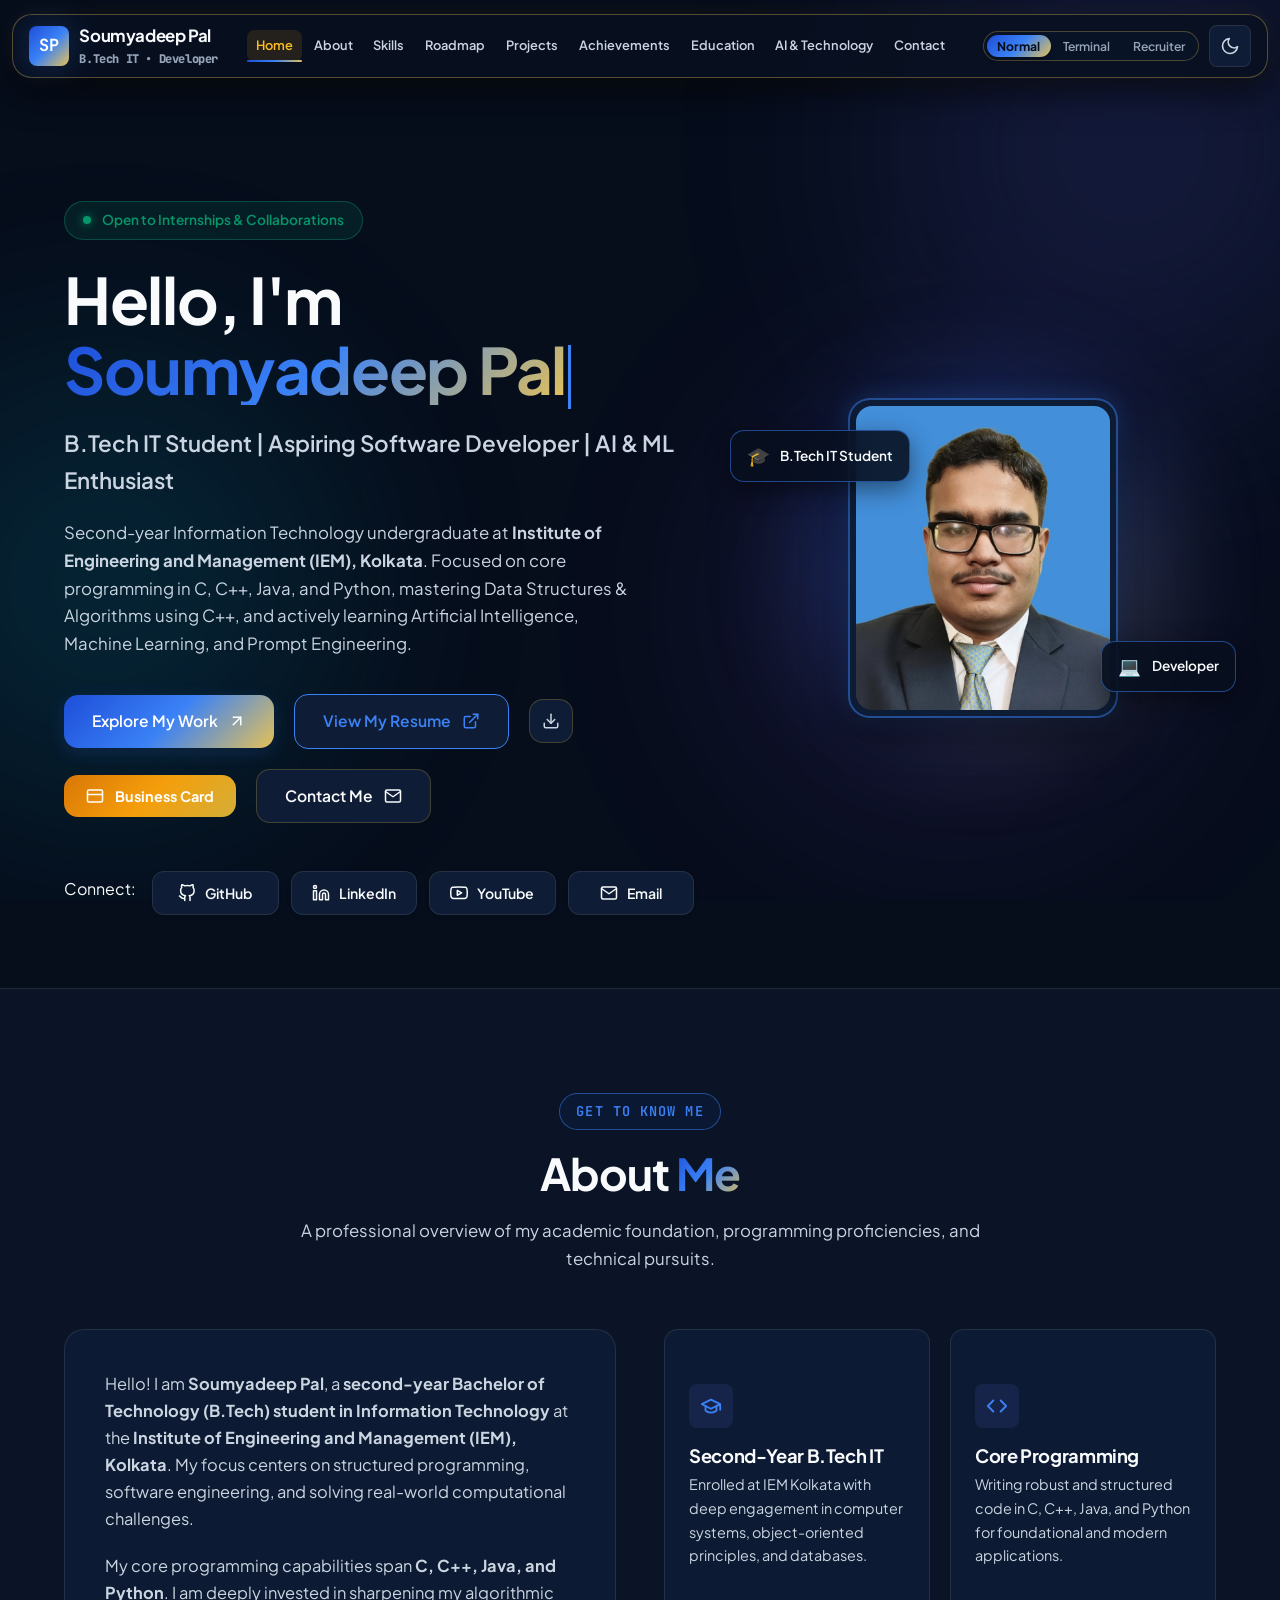
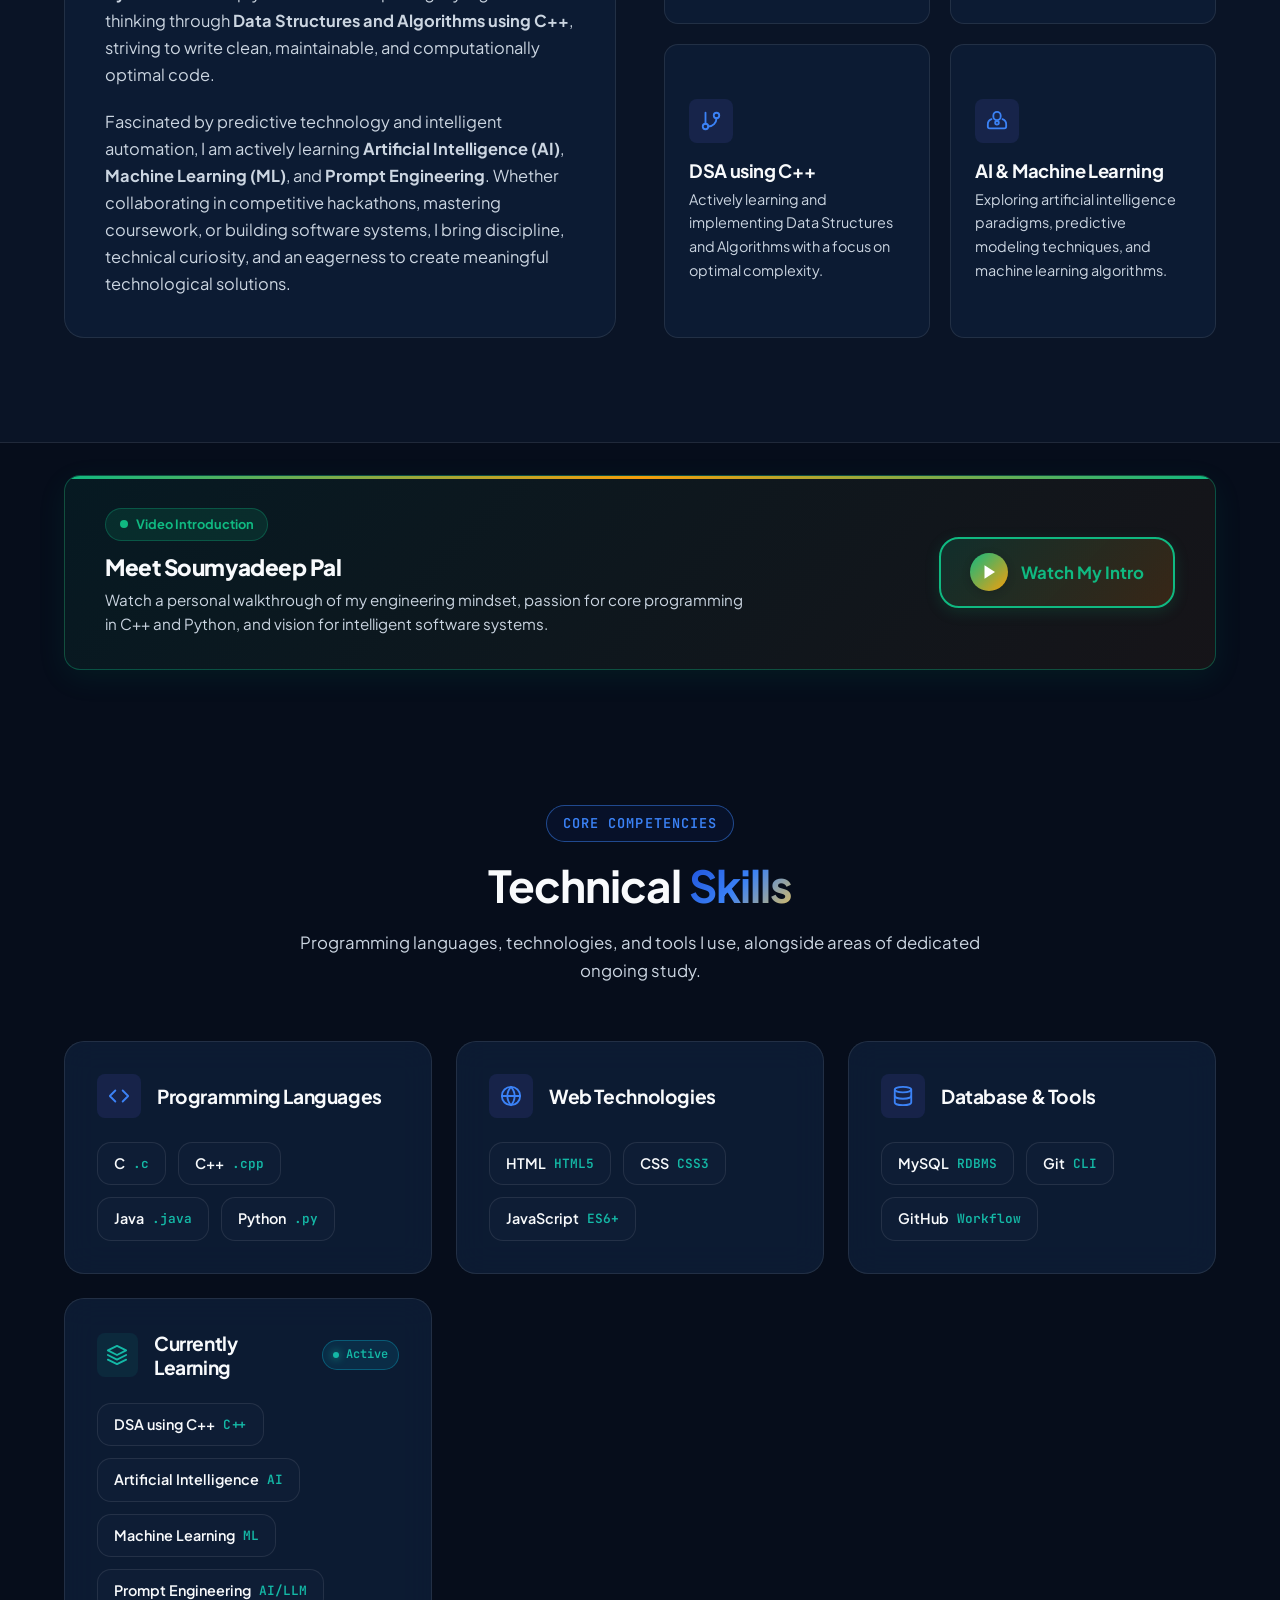
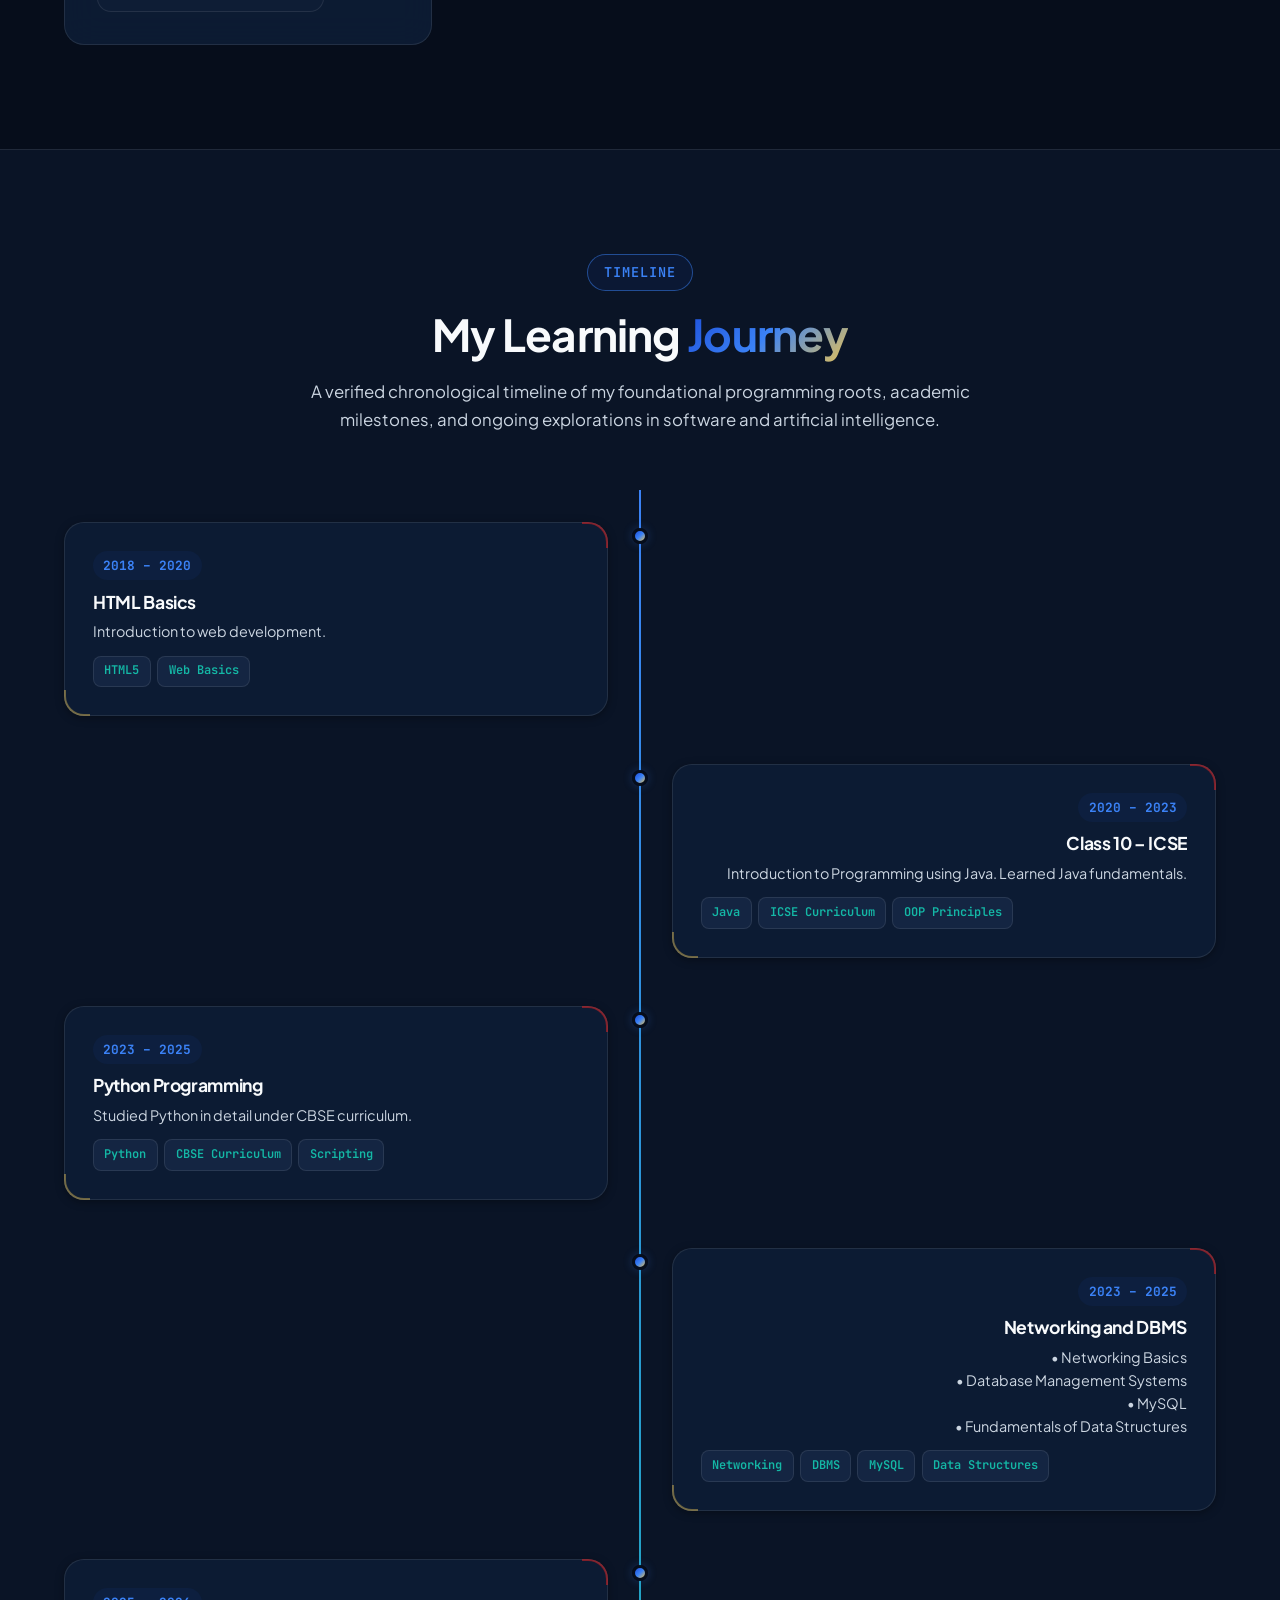
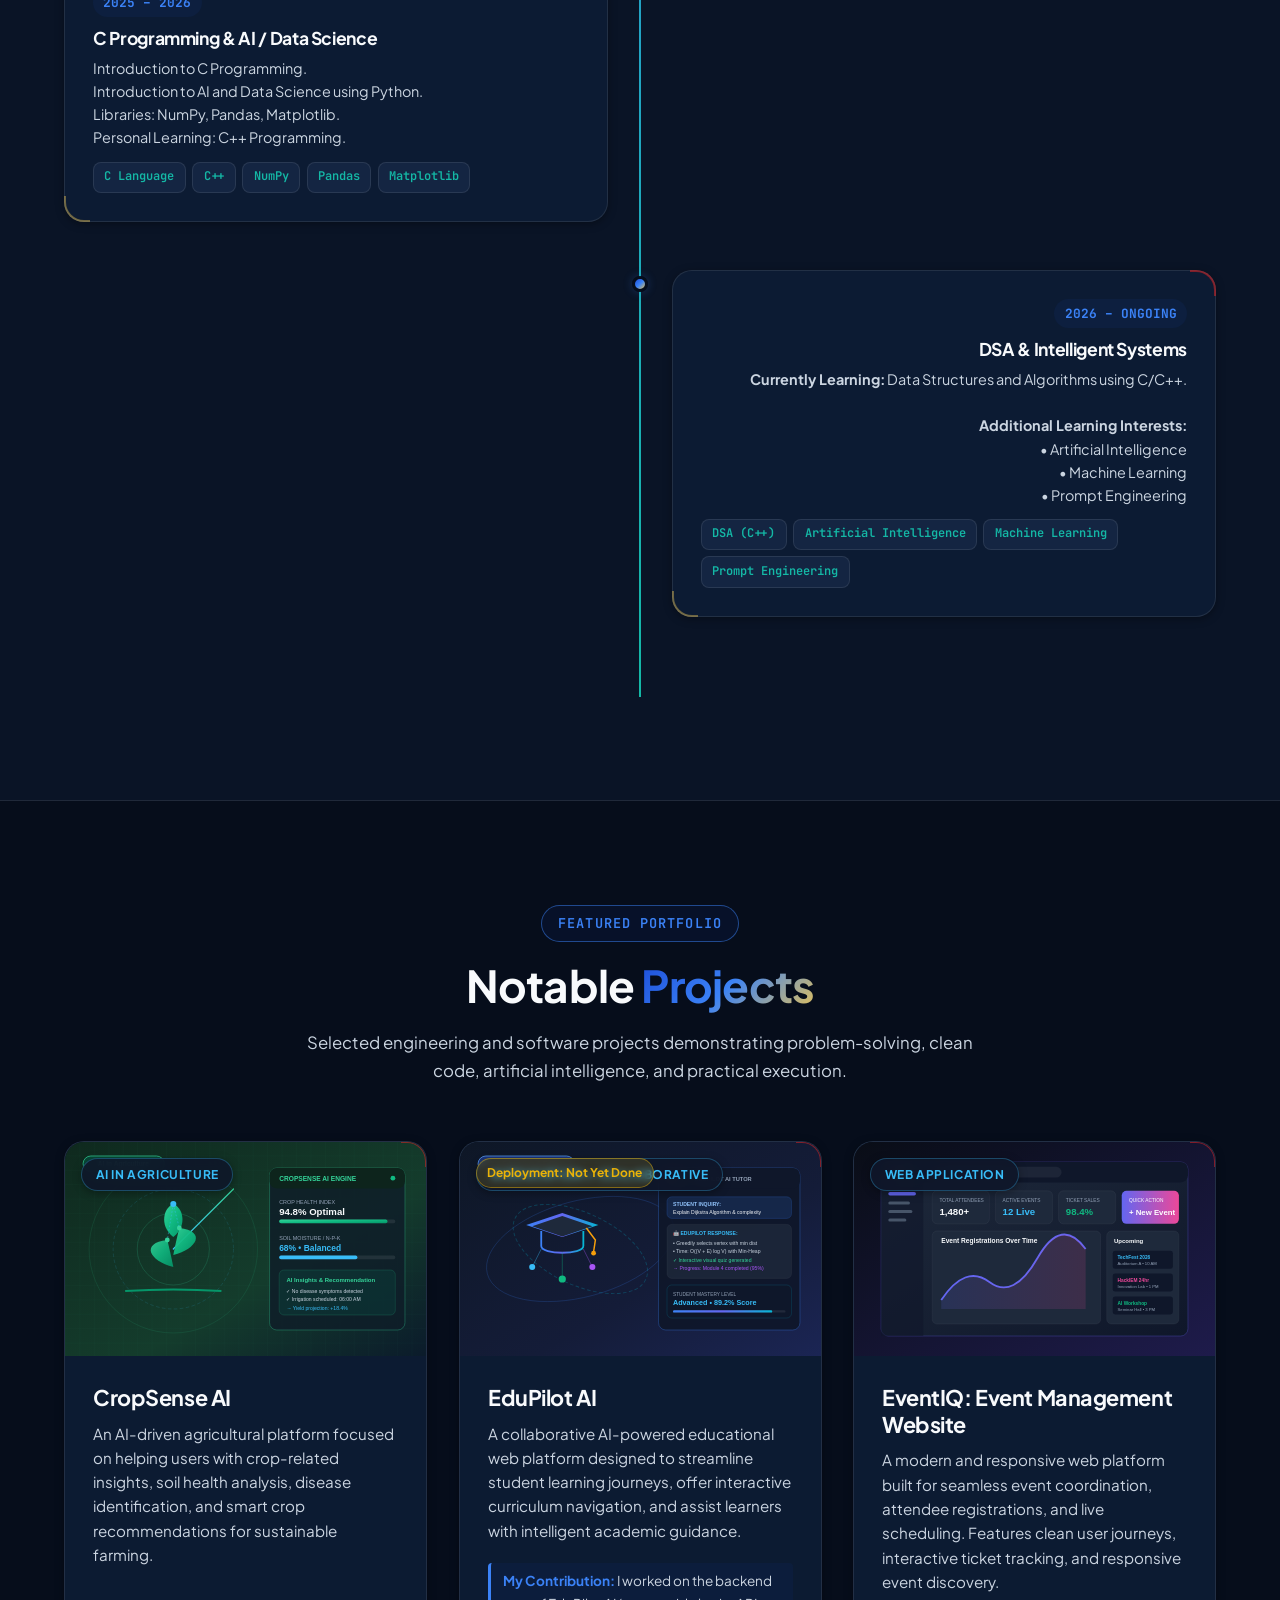
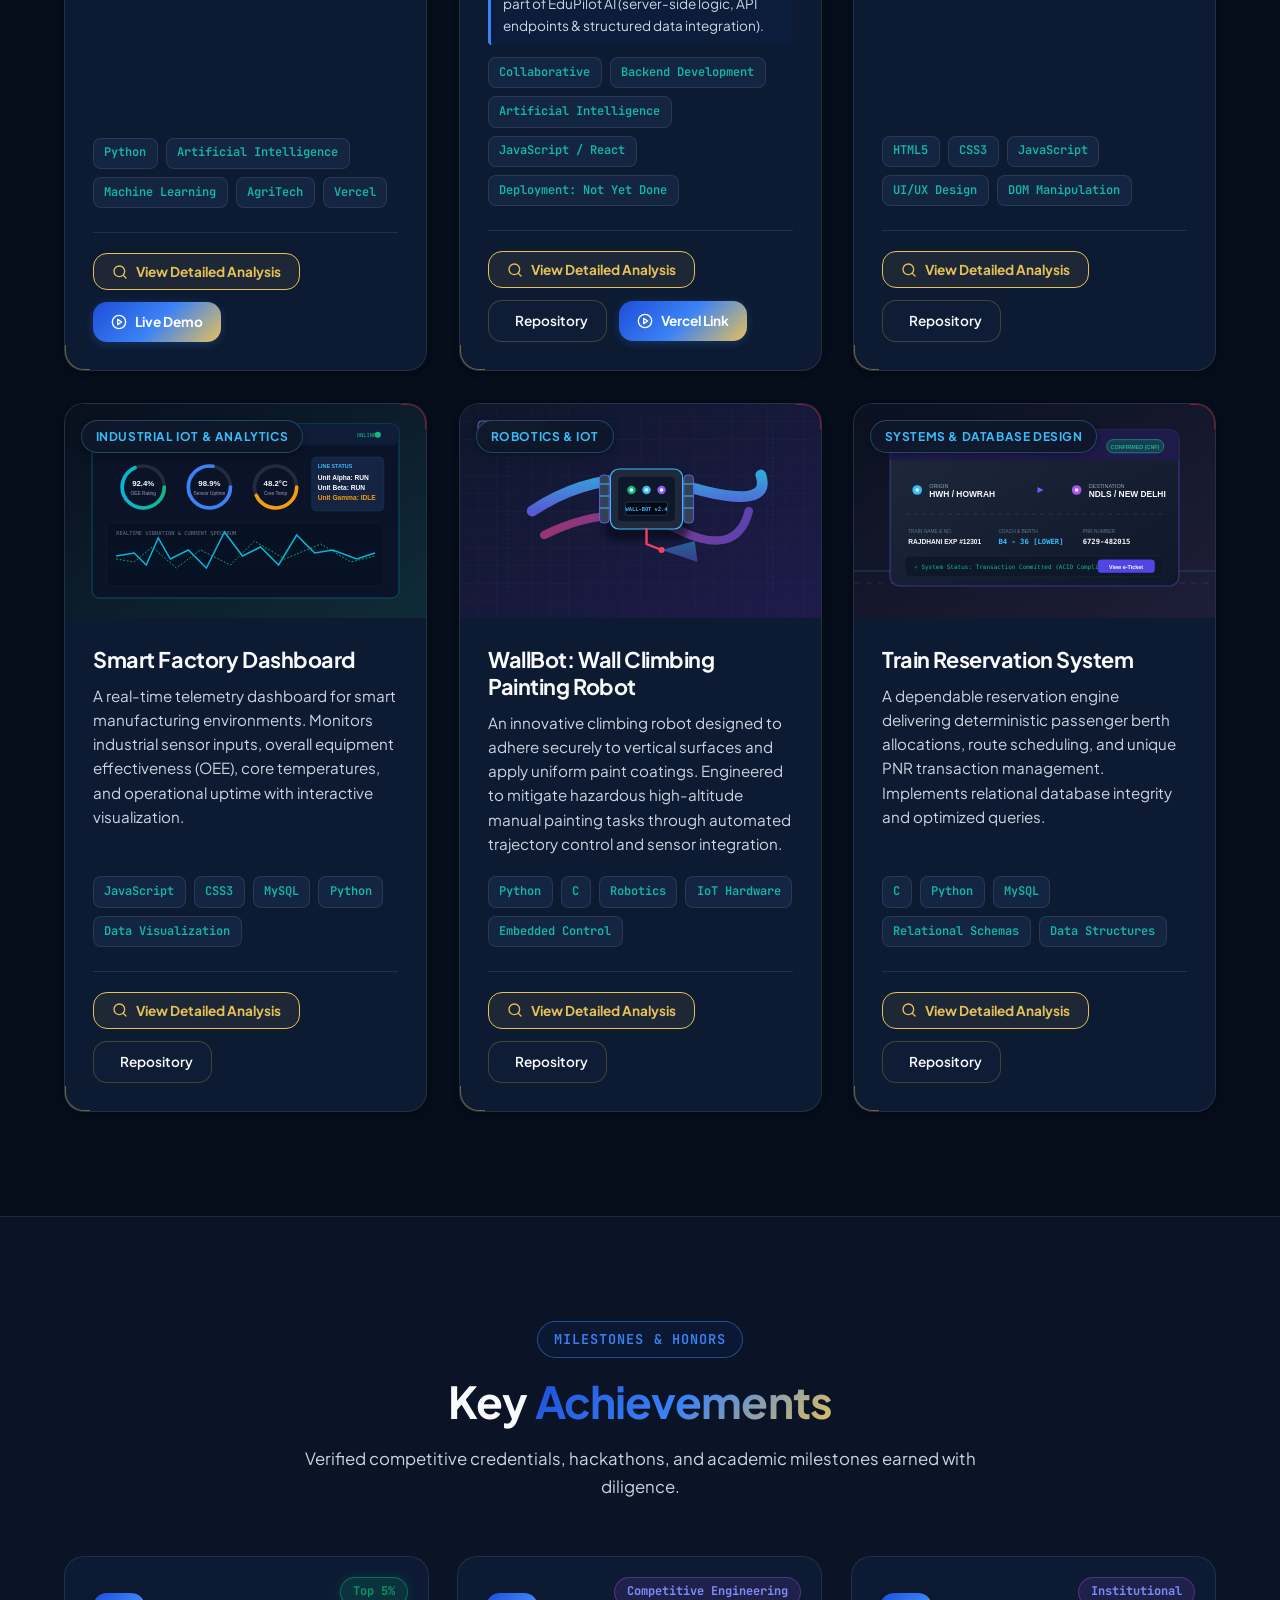
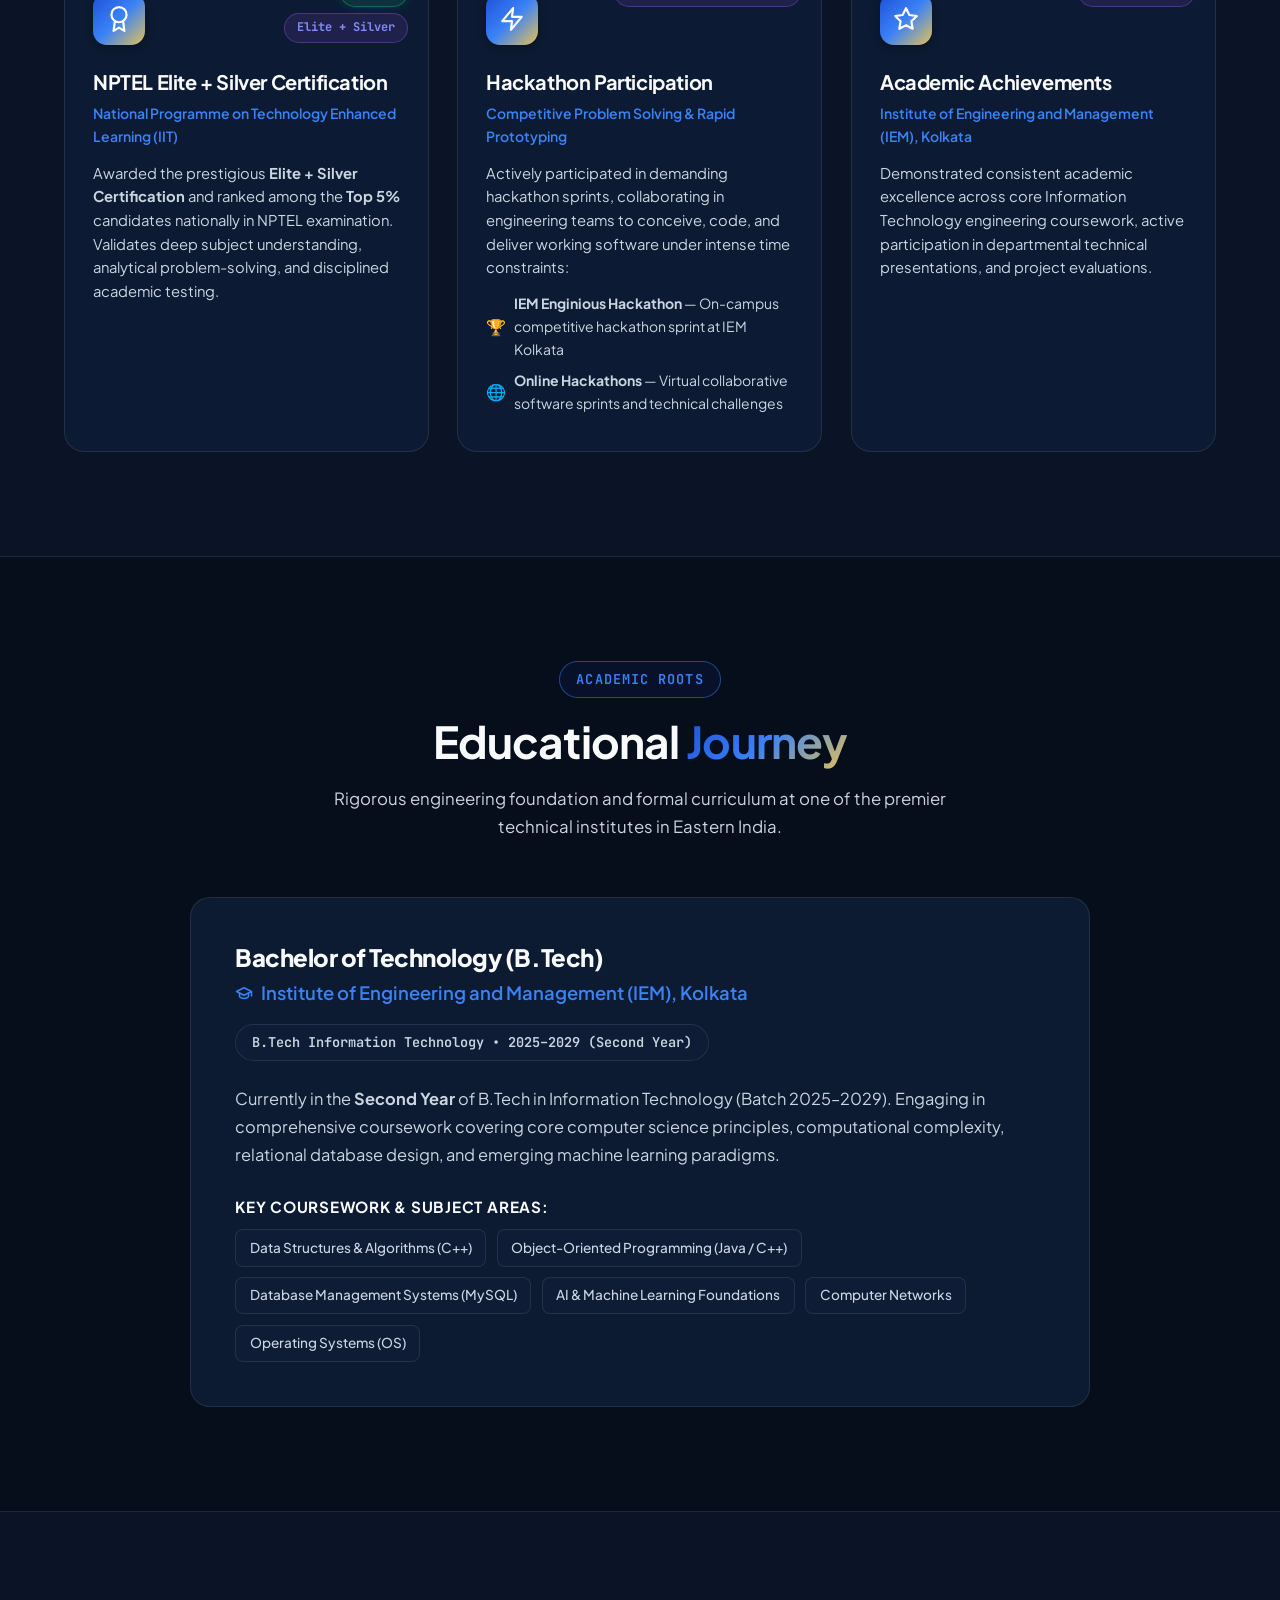
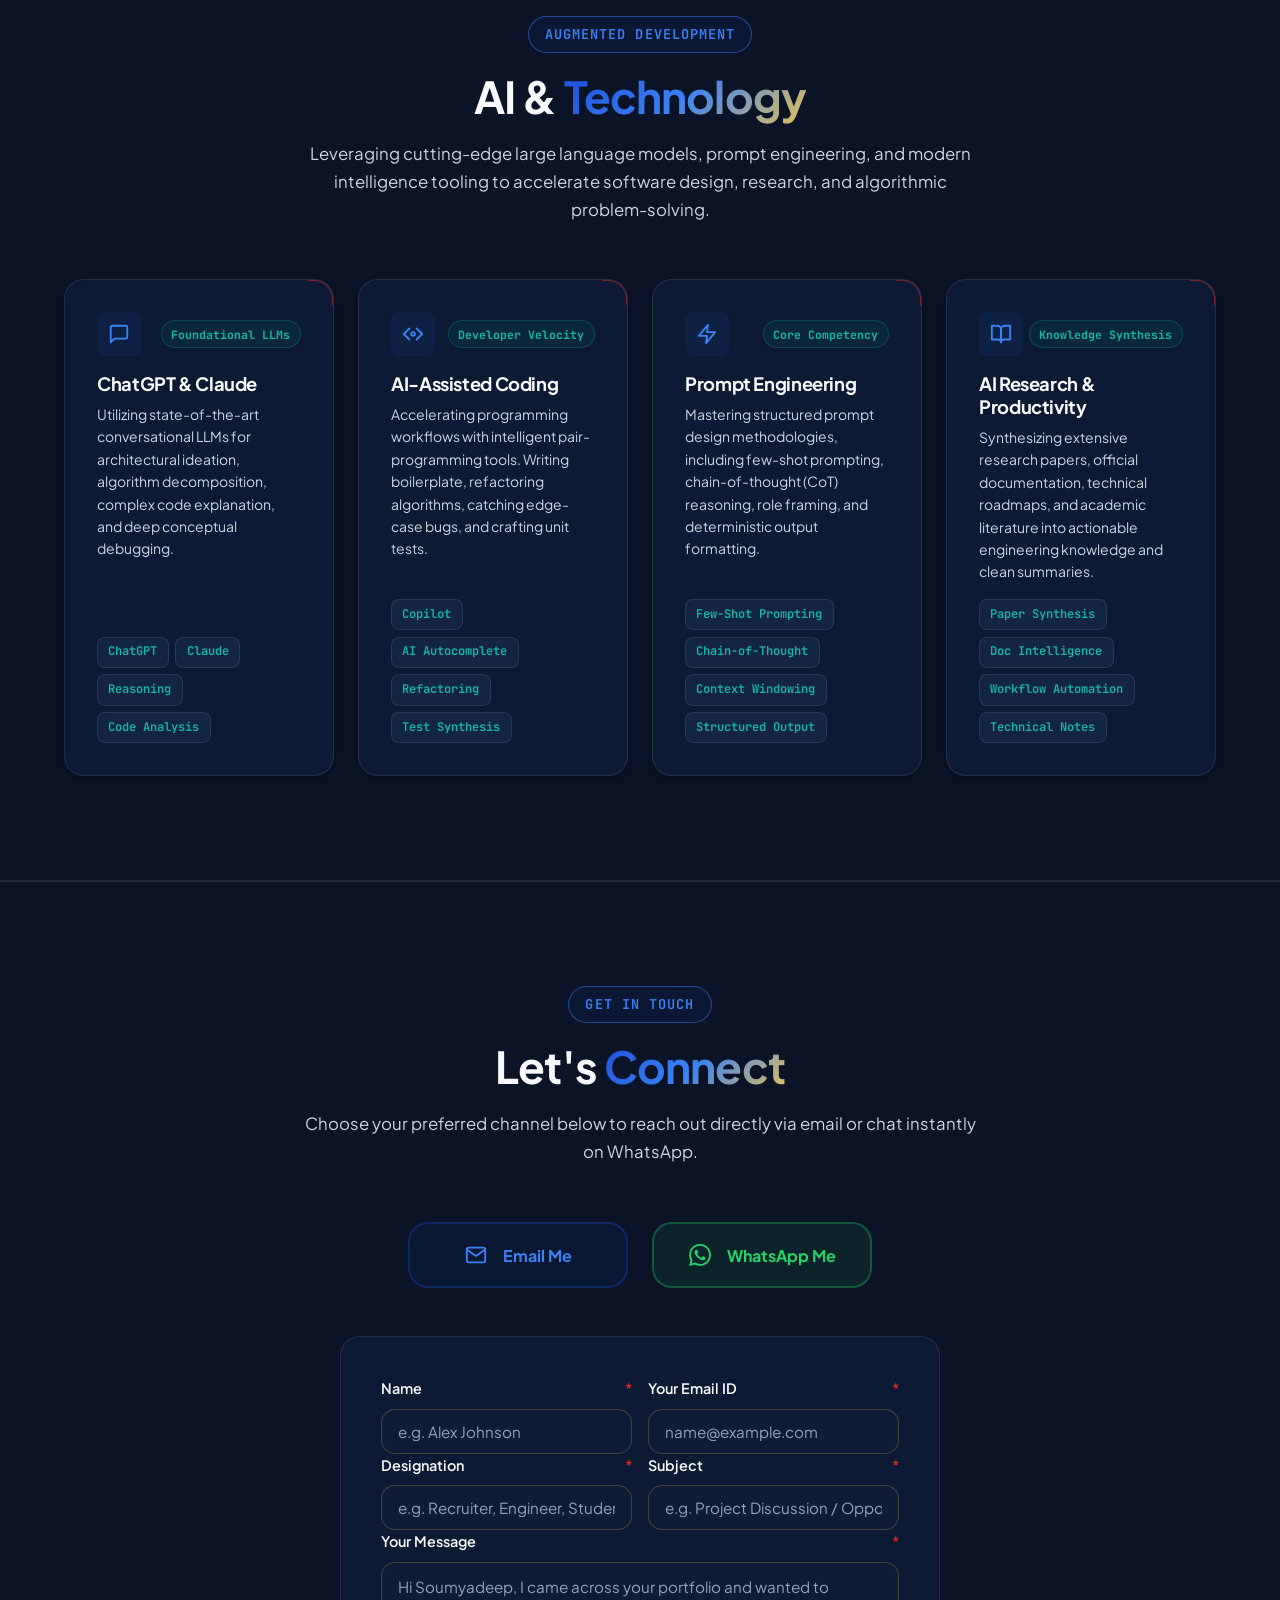
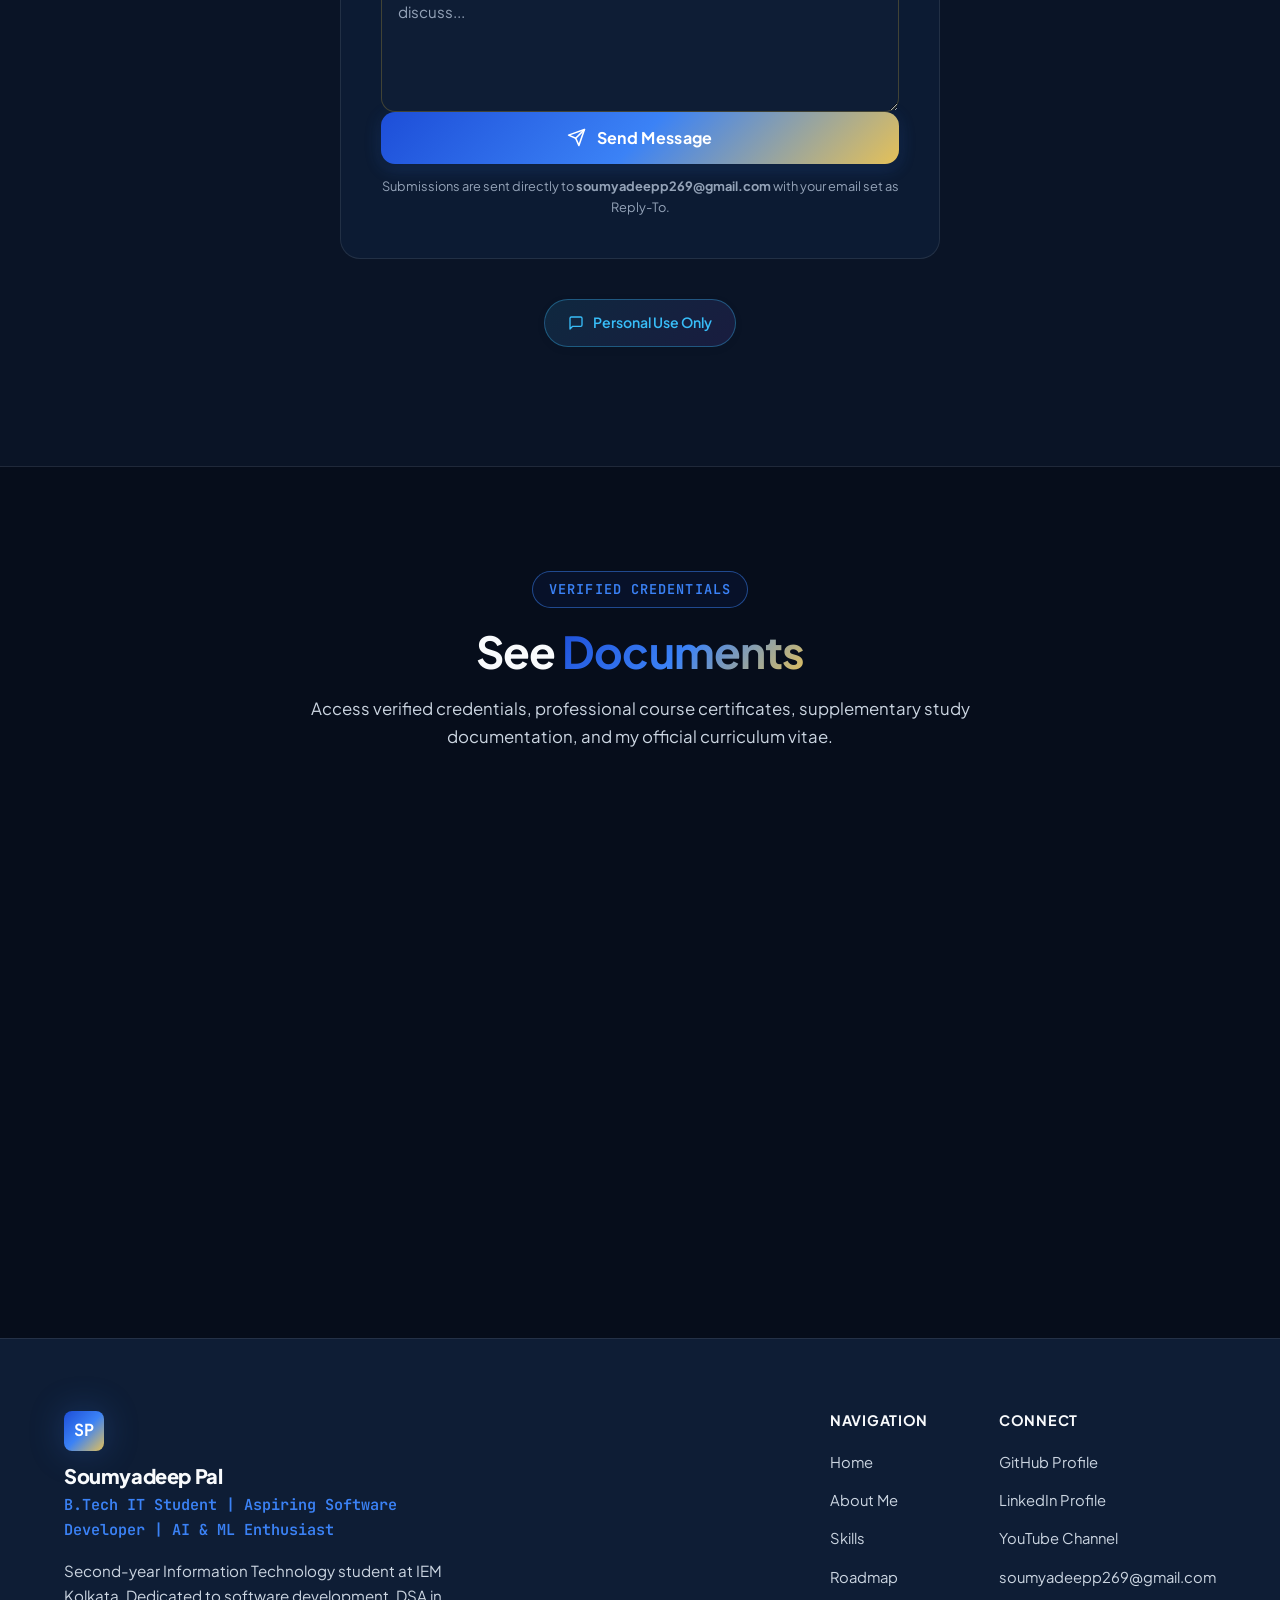
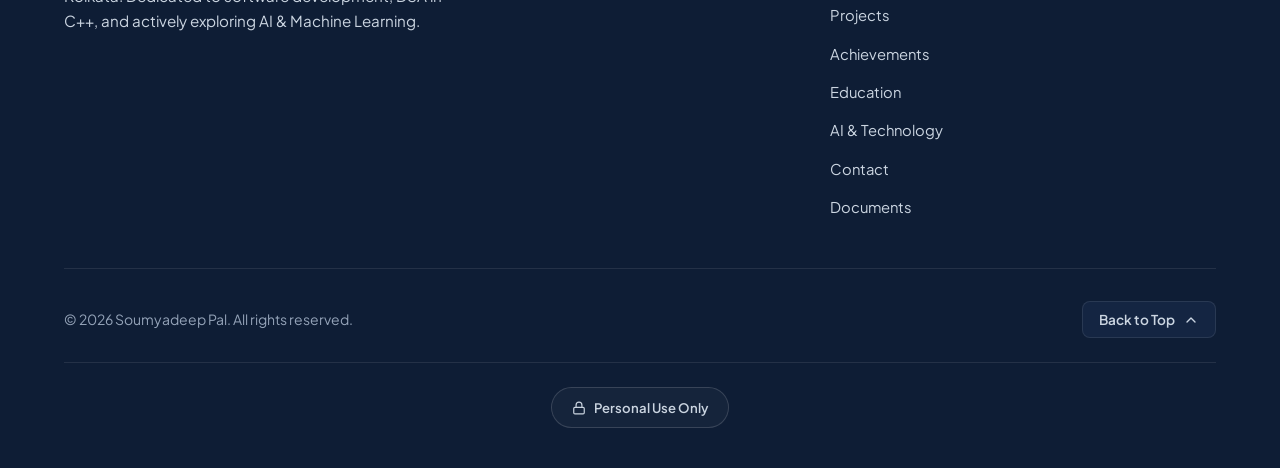
<file: index.html>
<!DOCTYPE html>
<html lang="en">

<head>
  <meta charset="UTF-8">
  <meta http-equiv="refresh" content="0; url=portfolio/index.html">
  <meta name="viewport" content="width=device-width, initial-scale=1.0">
  <title>Redirecting to Soumyadeep Pal's Portfolio...</title>
  <script>
    window.location.href = "portfolio/index.html";
  </script>
  <style>
    body {
      background-color: #0a0d14;
      color: #f8fafc;
      font-family: -apple-system, BlinkMacSystemFont, 'Segoe UI', Roboto, sans-serif;
      display: flex;
      align-items: center;
      justify-content: center;
      min-height: 100vh;
      margin: 0;
      text-align: center;
    }

    .redirect-card {
      padding: 2.5rem;
      border-radius: 16px;
      background: rgba(20, 27, 45, 0.8);
      border: 1px solid rgba(99, 102, 241, 0.4);
      max-width: 420px;
    }

    a {
      display: inline-block;
      margin-top: 1rem;
      padding: 0.75rem 1.5rem;
      background: linear-gradient(135deg, #6366f1, #06b6d4);
      color: white;
      text-decoration: none;
      border-radius: 8px;
      font-weight: 600;
    }
  </style>
</head>

<body>
  <div class="redirect-card">
    <h2>Soumyadeep Pal's Portfolio</h2>
    <p>Redirecting to portfolio...</p>
    <a href="portfolio/index.html">Click here if not redirected automatically</a>
  </div>
</body>

</html>
</file>
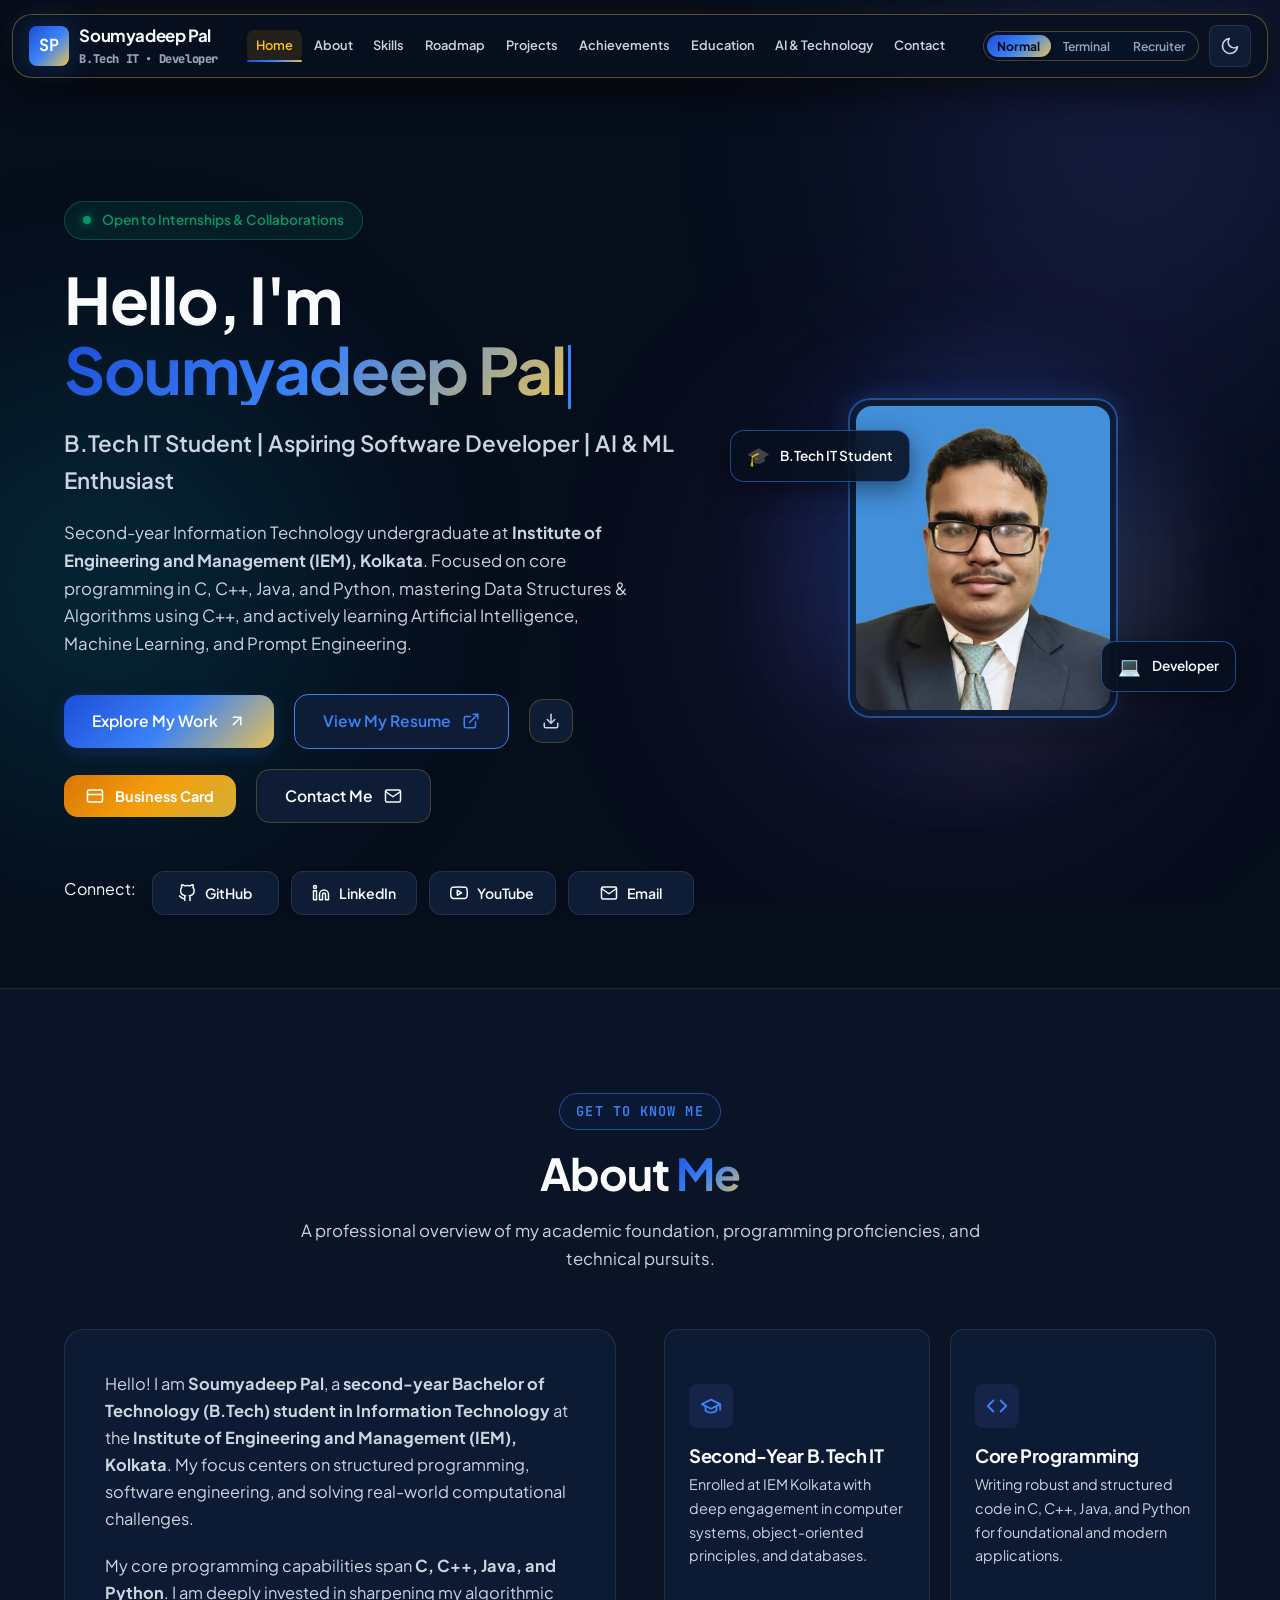
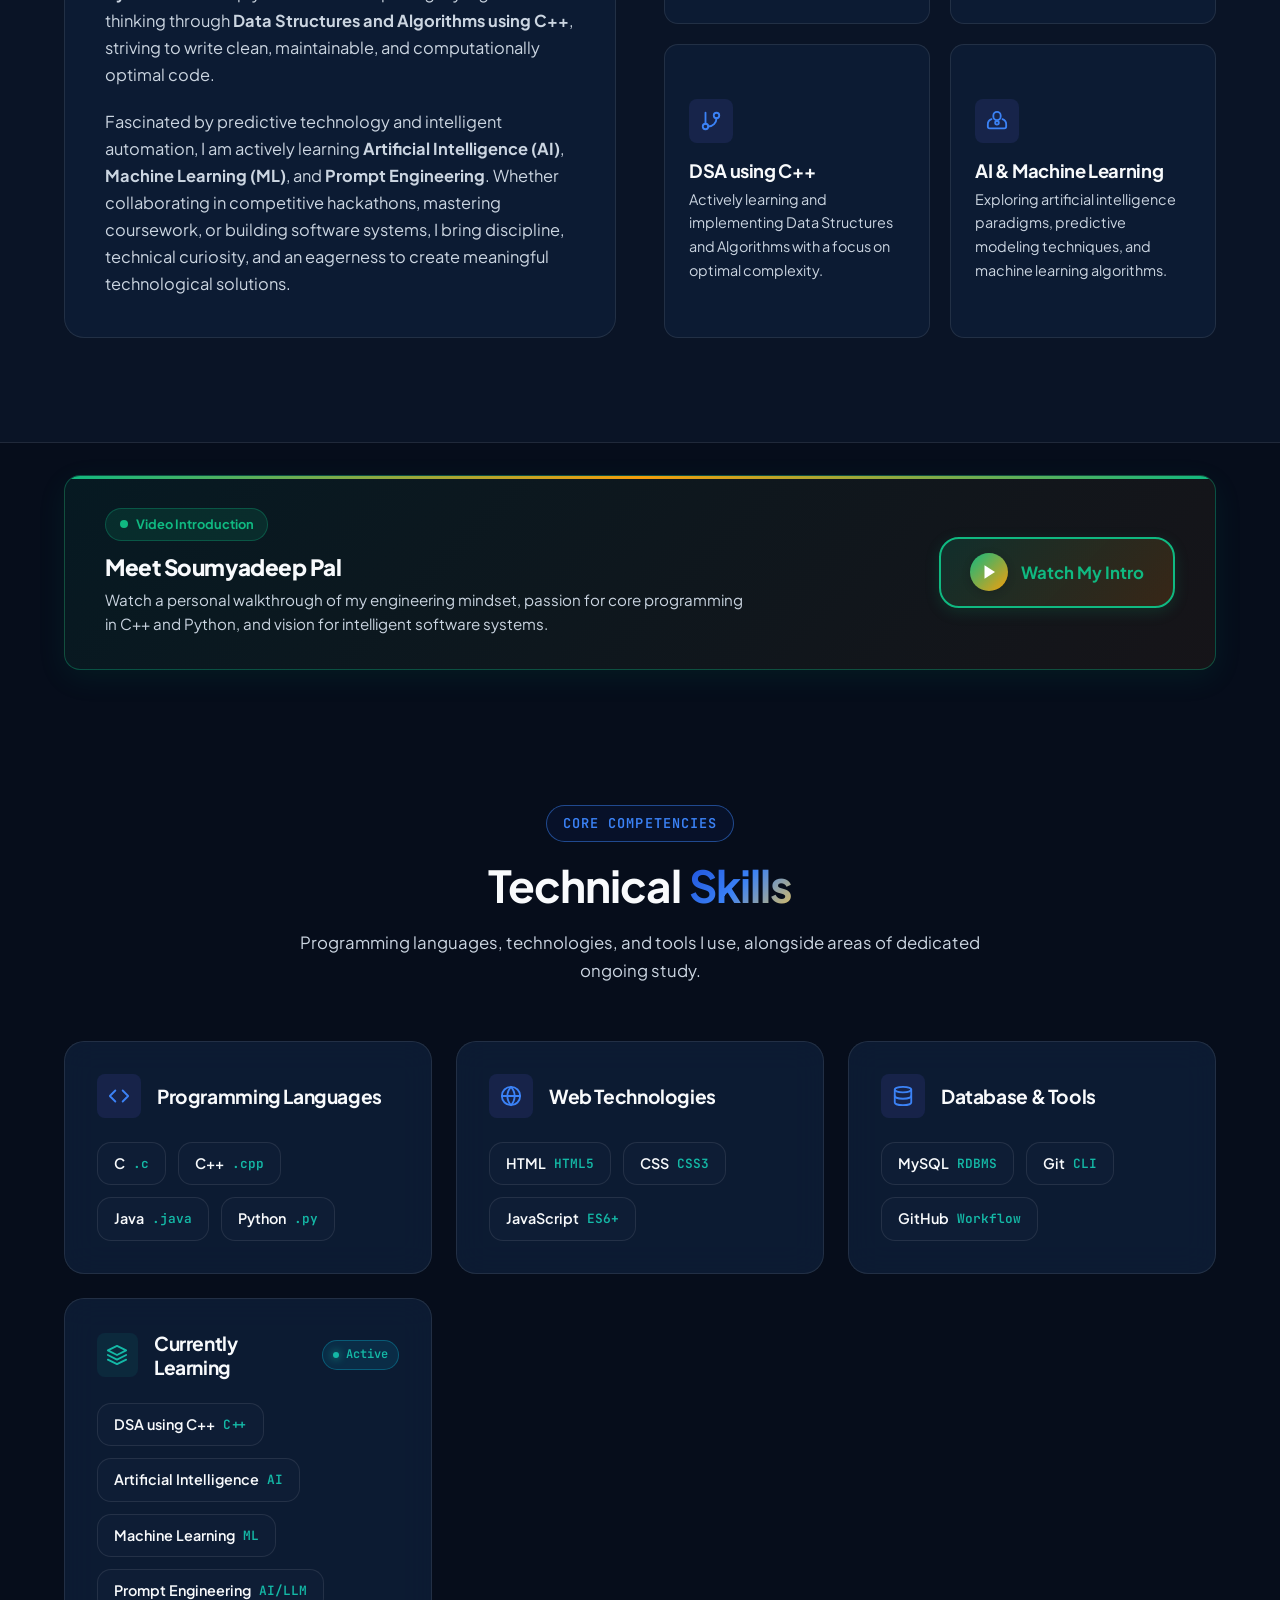
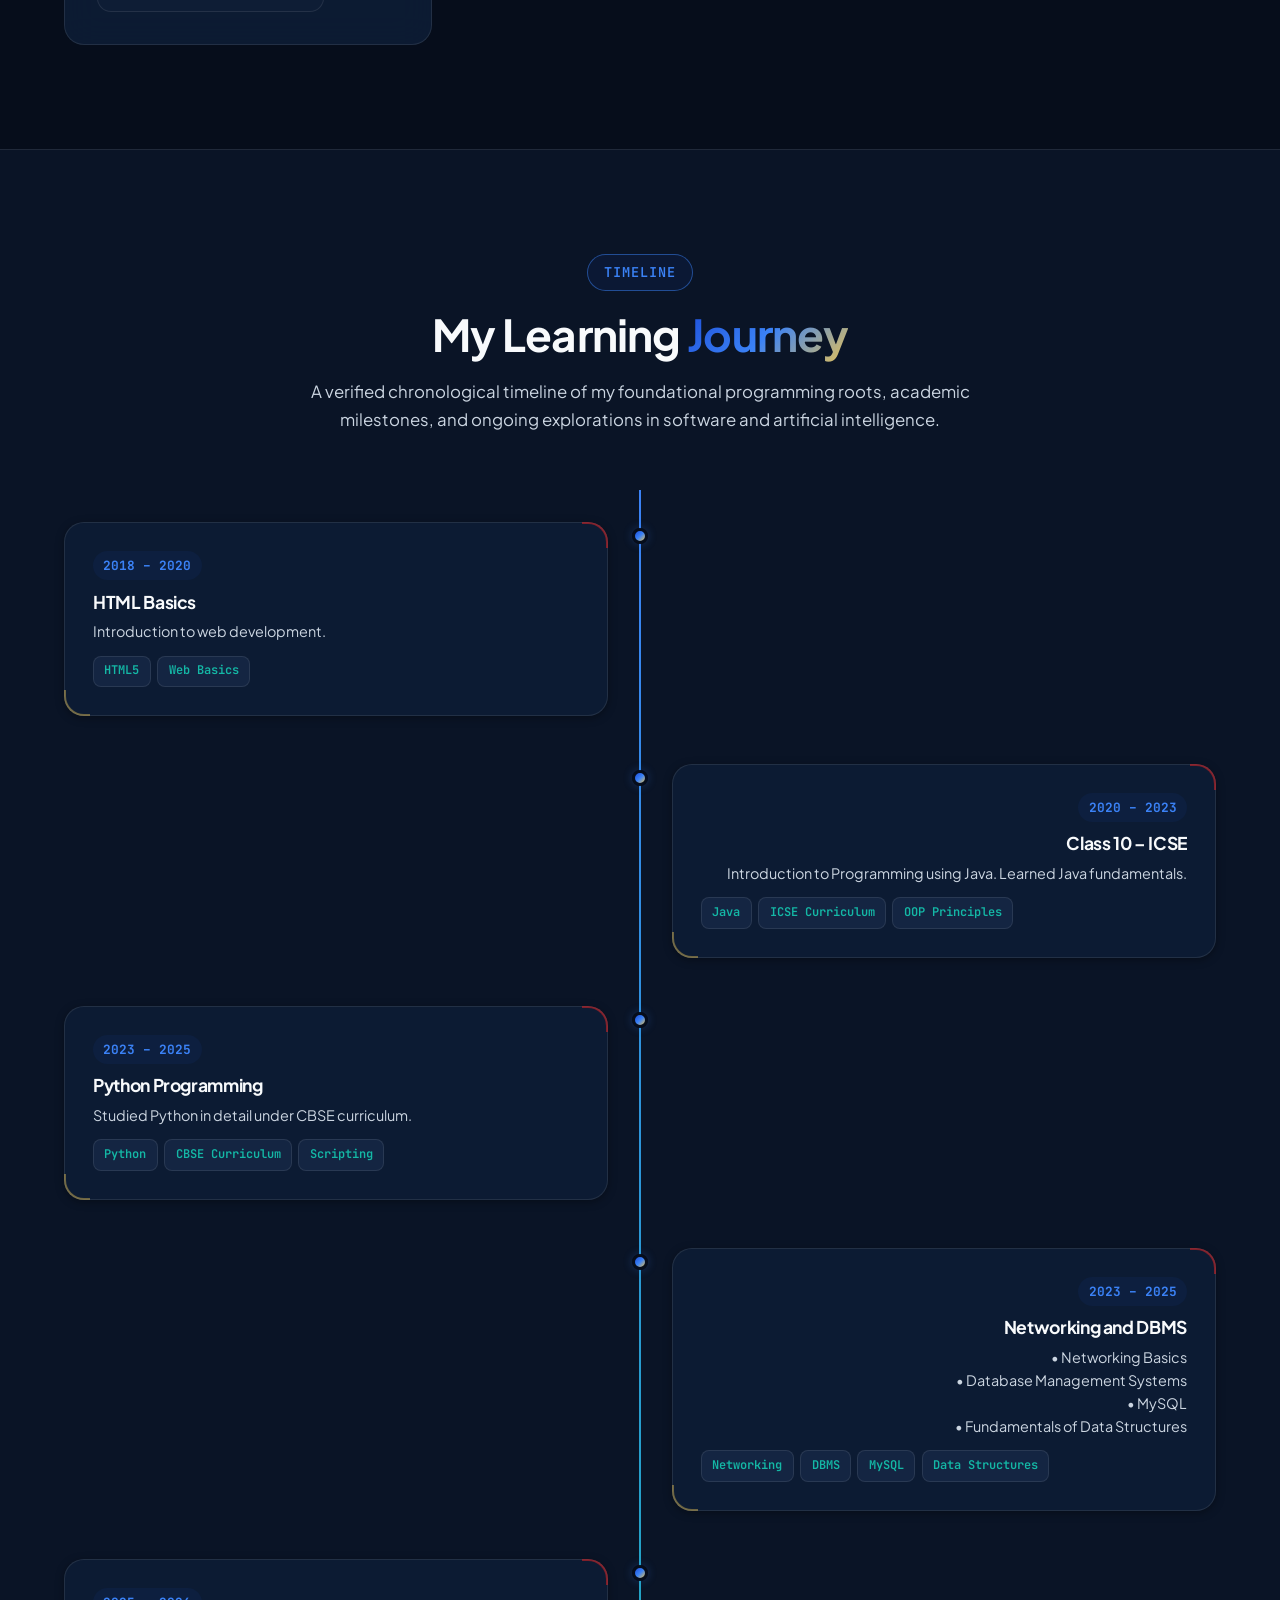
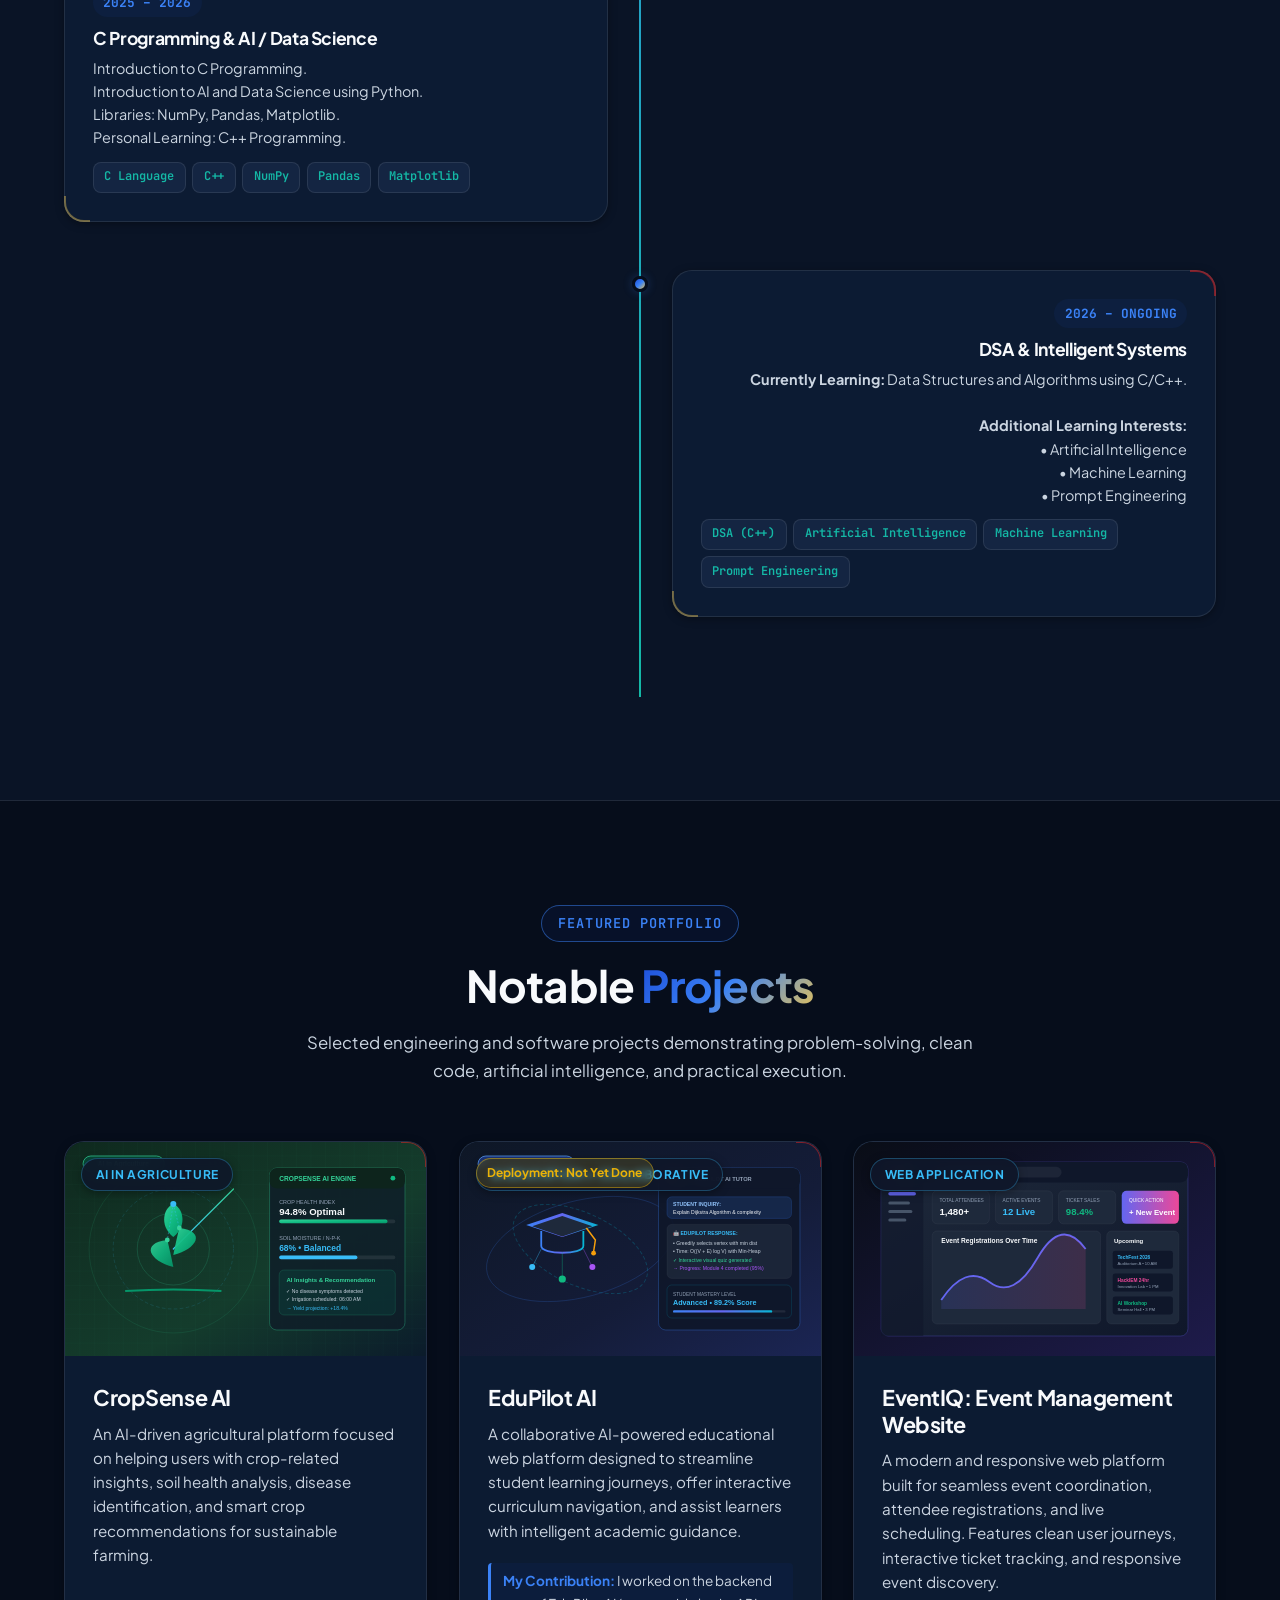
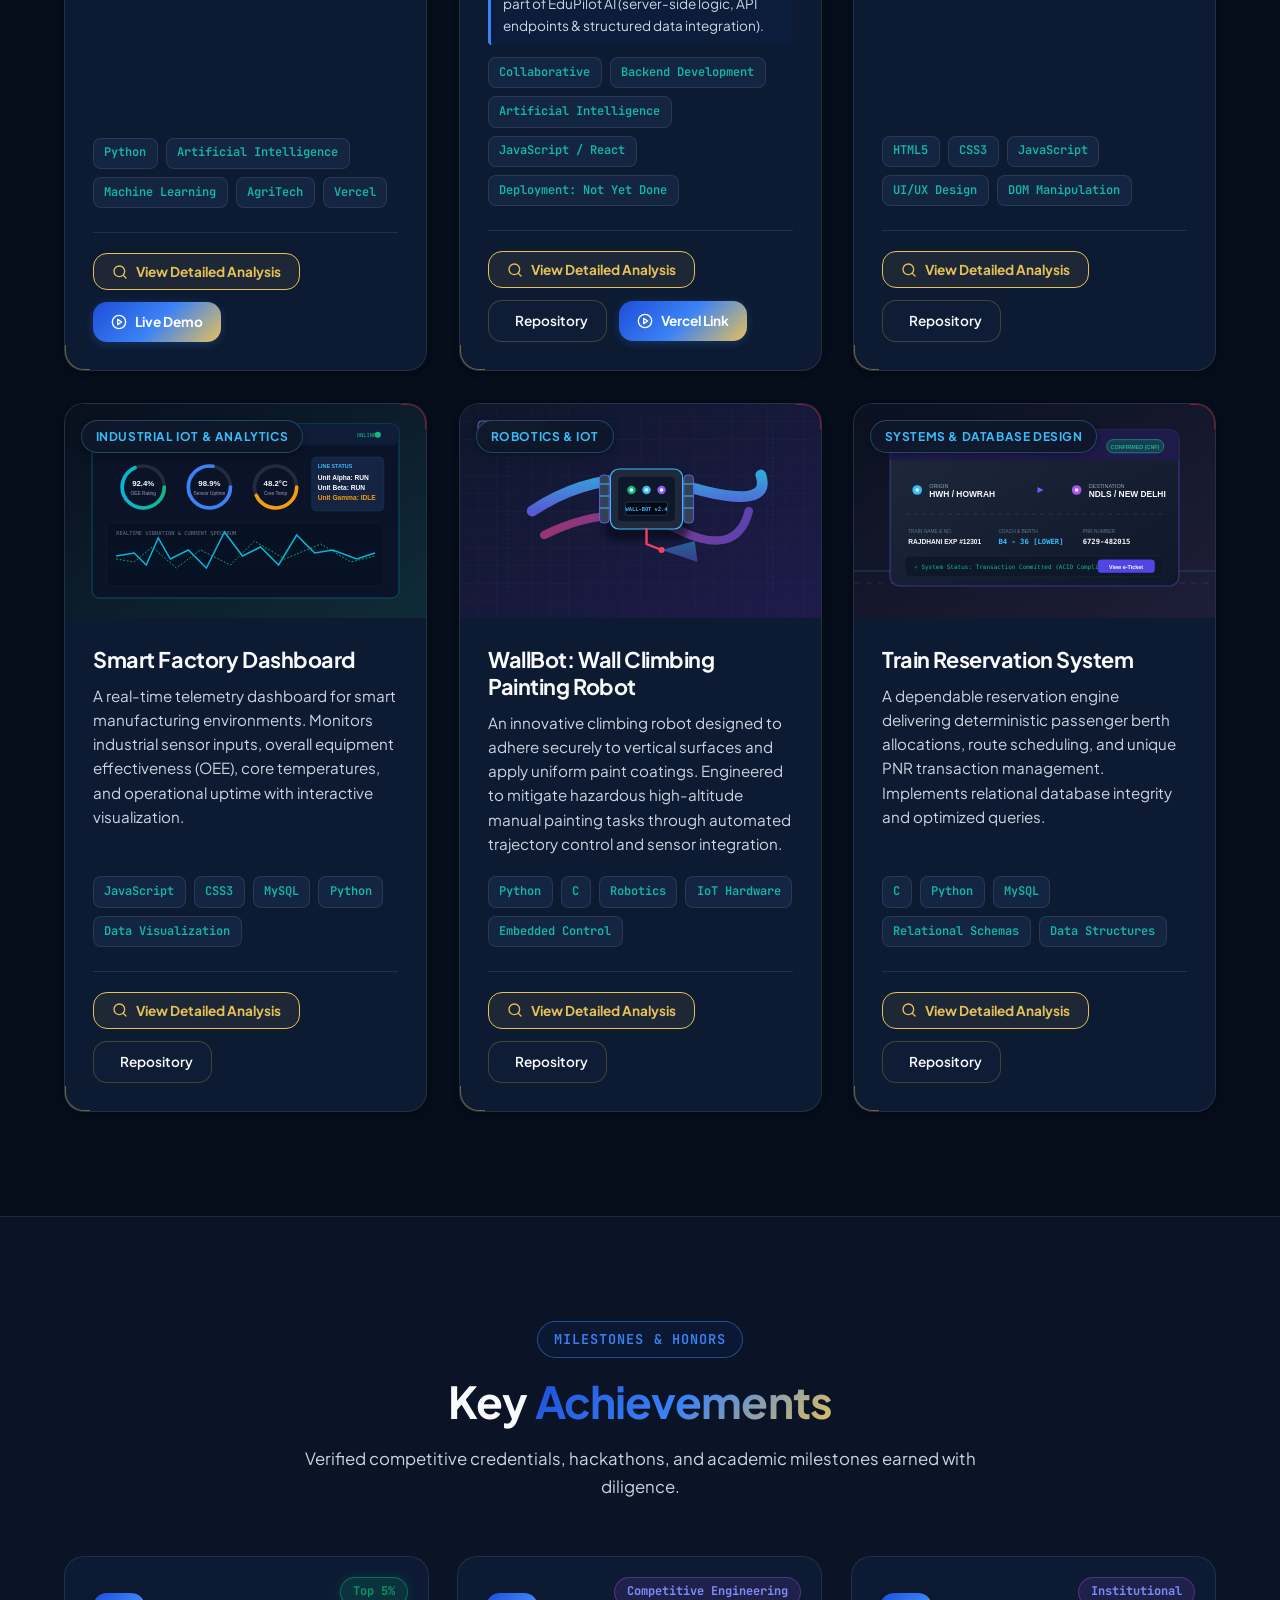
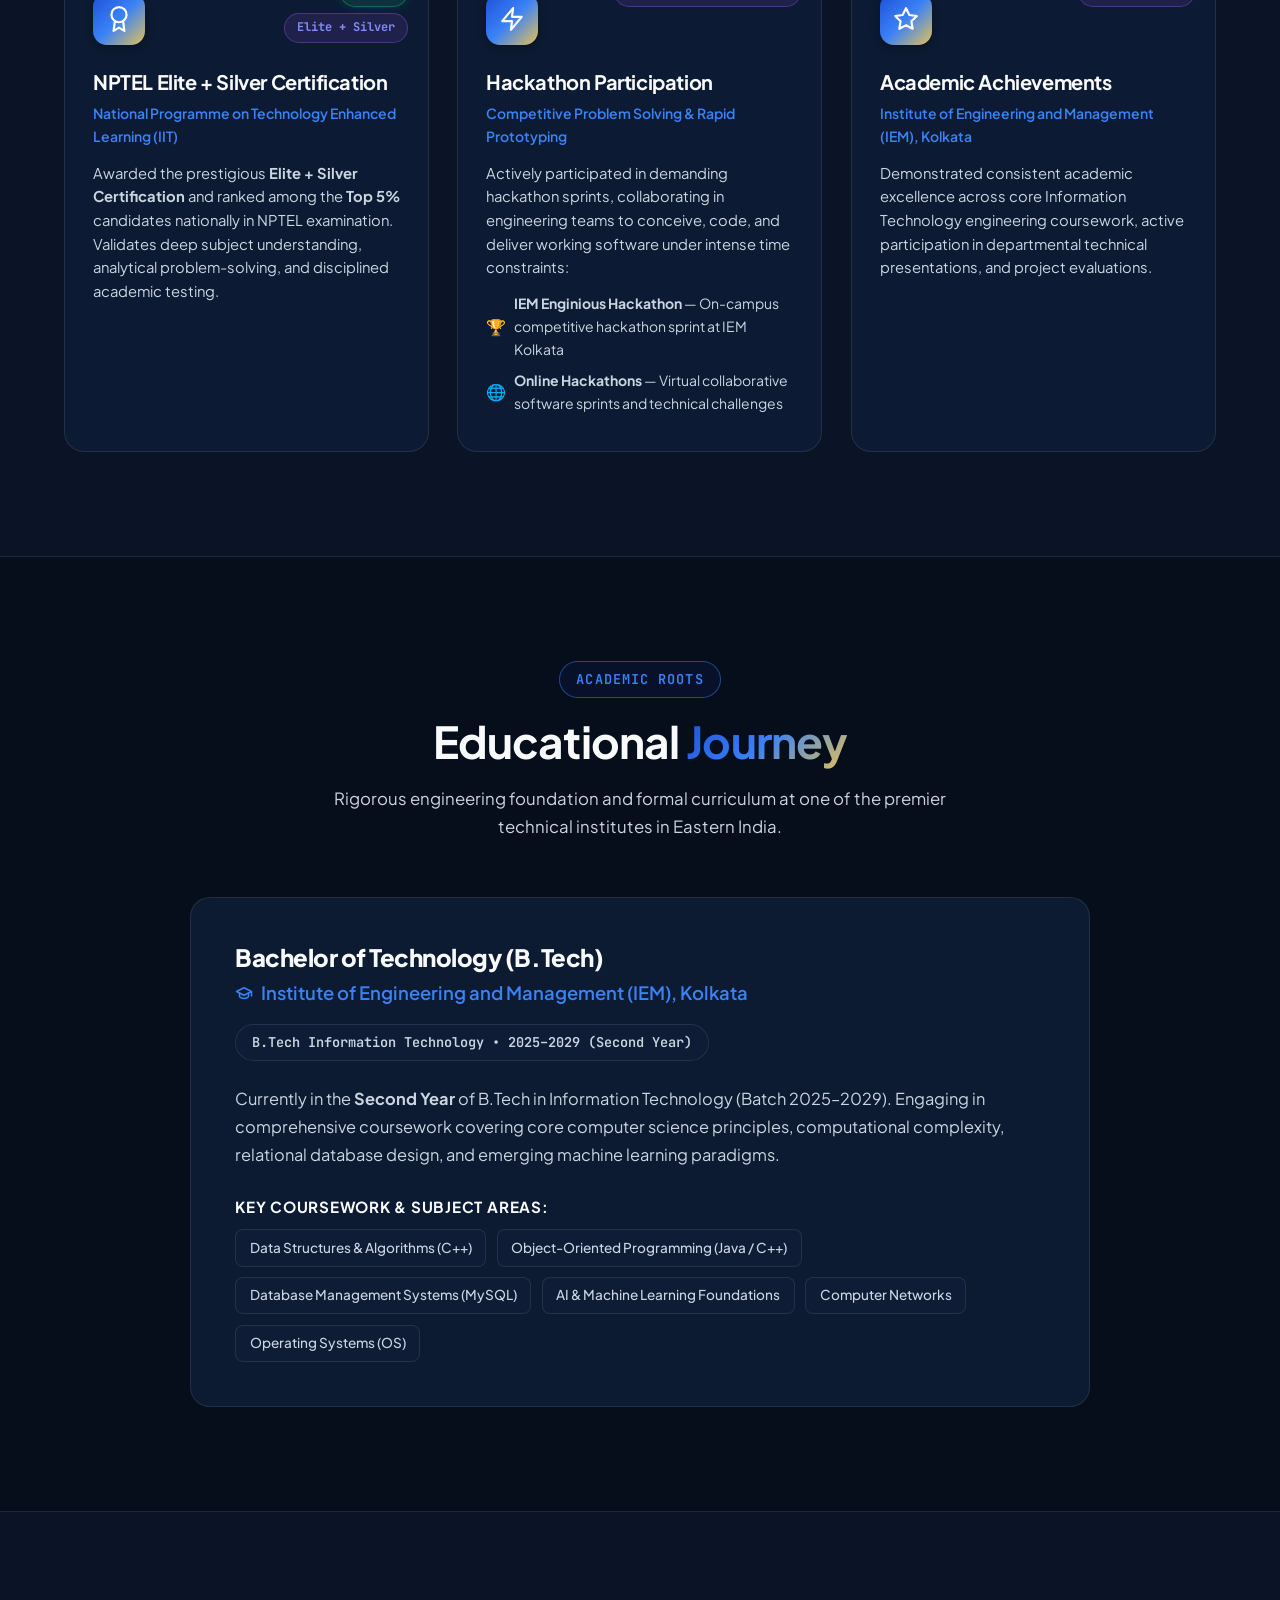
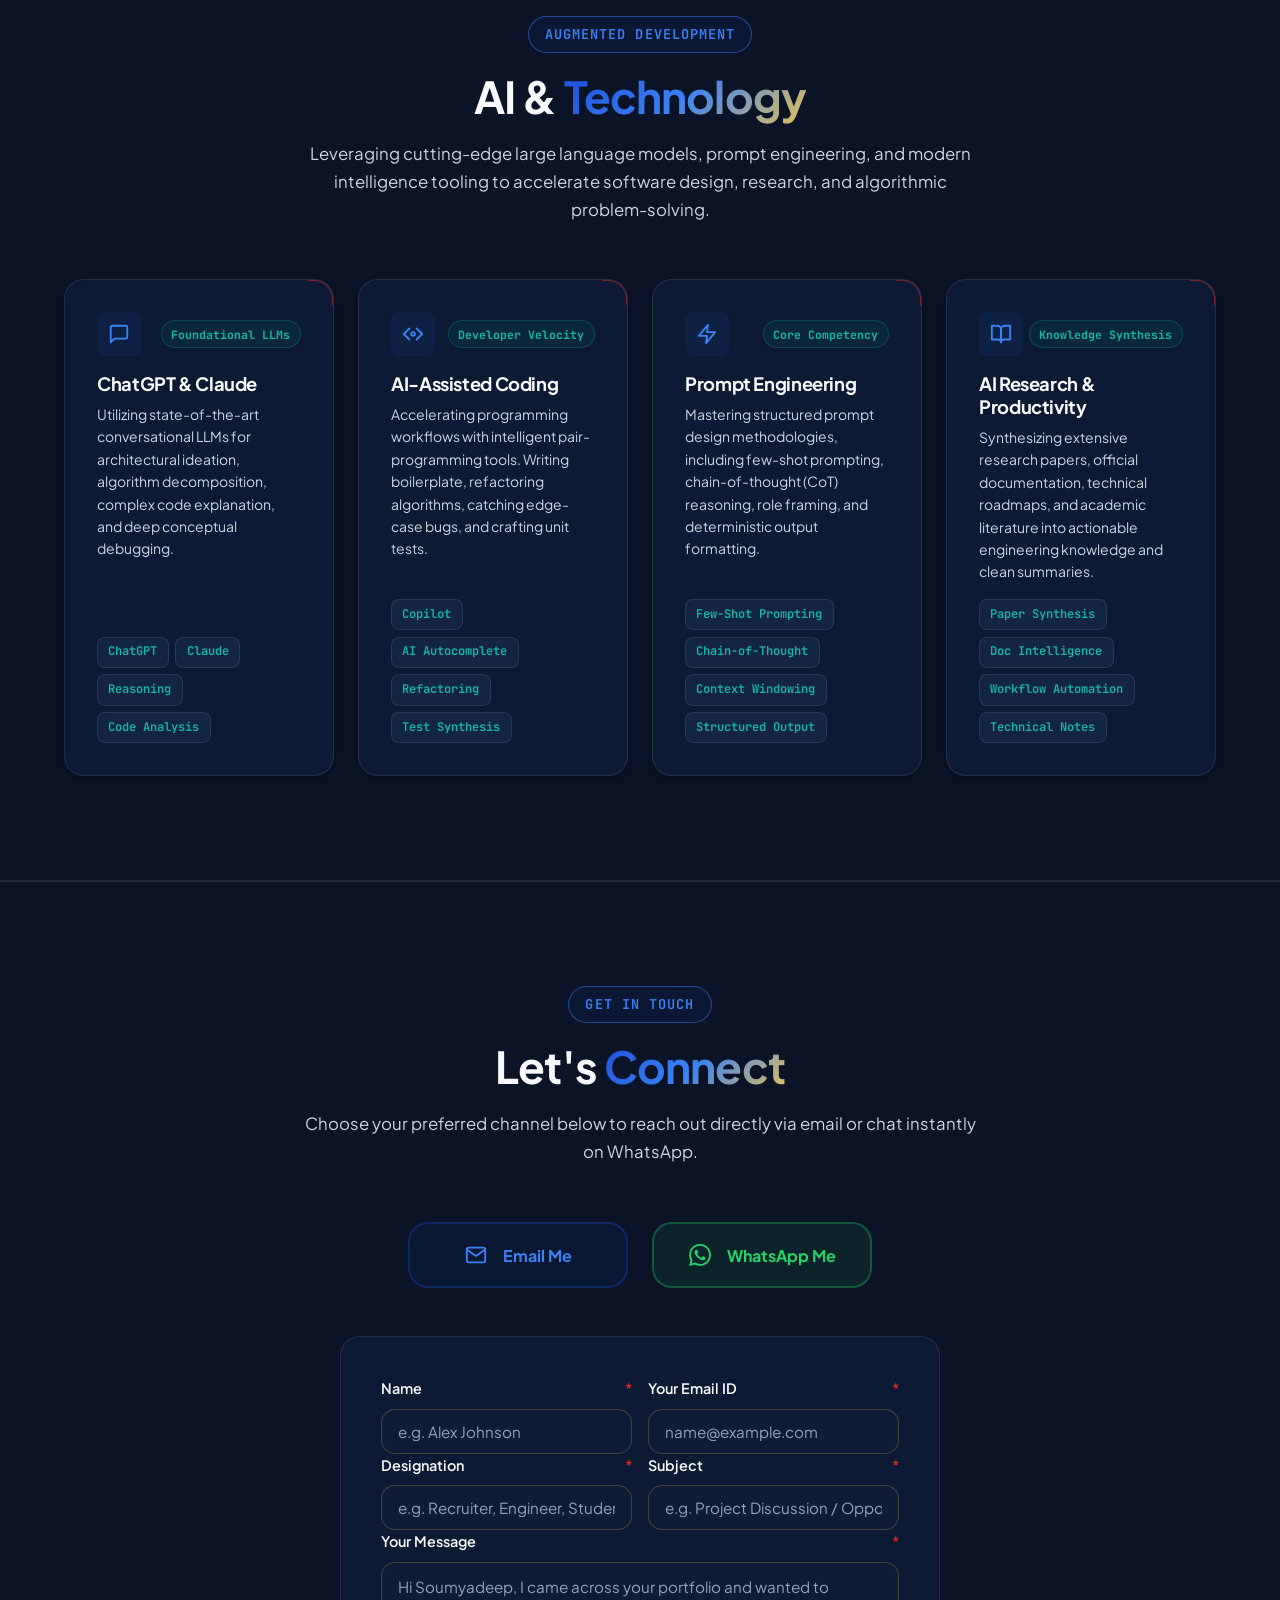
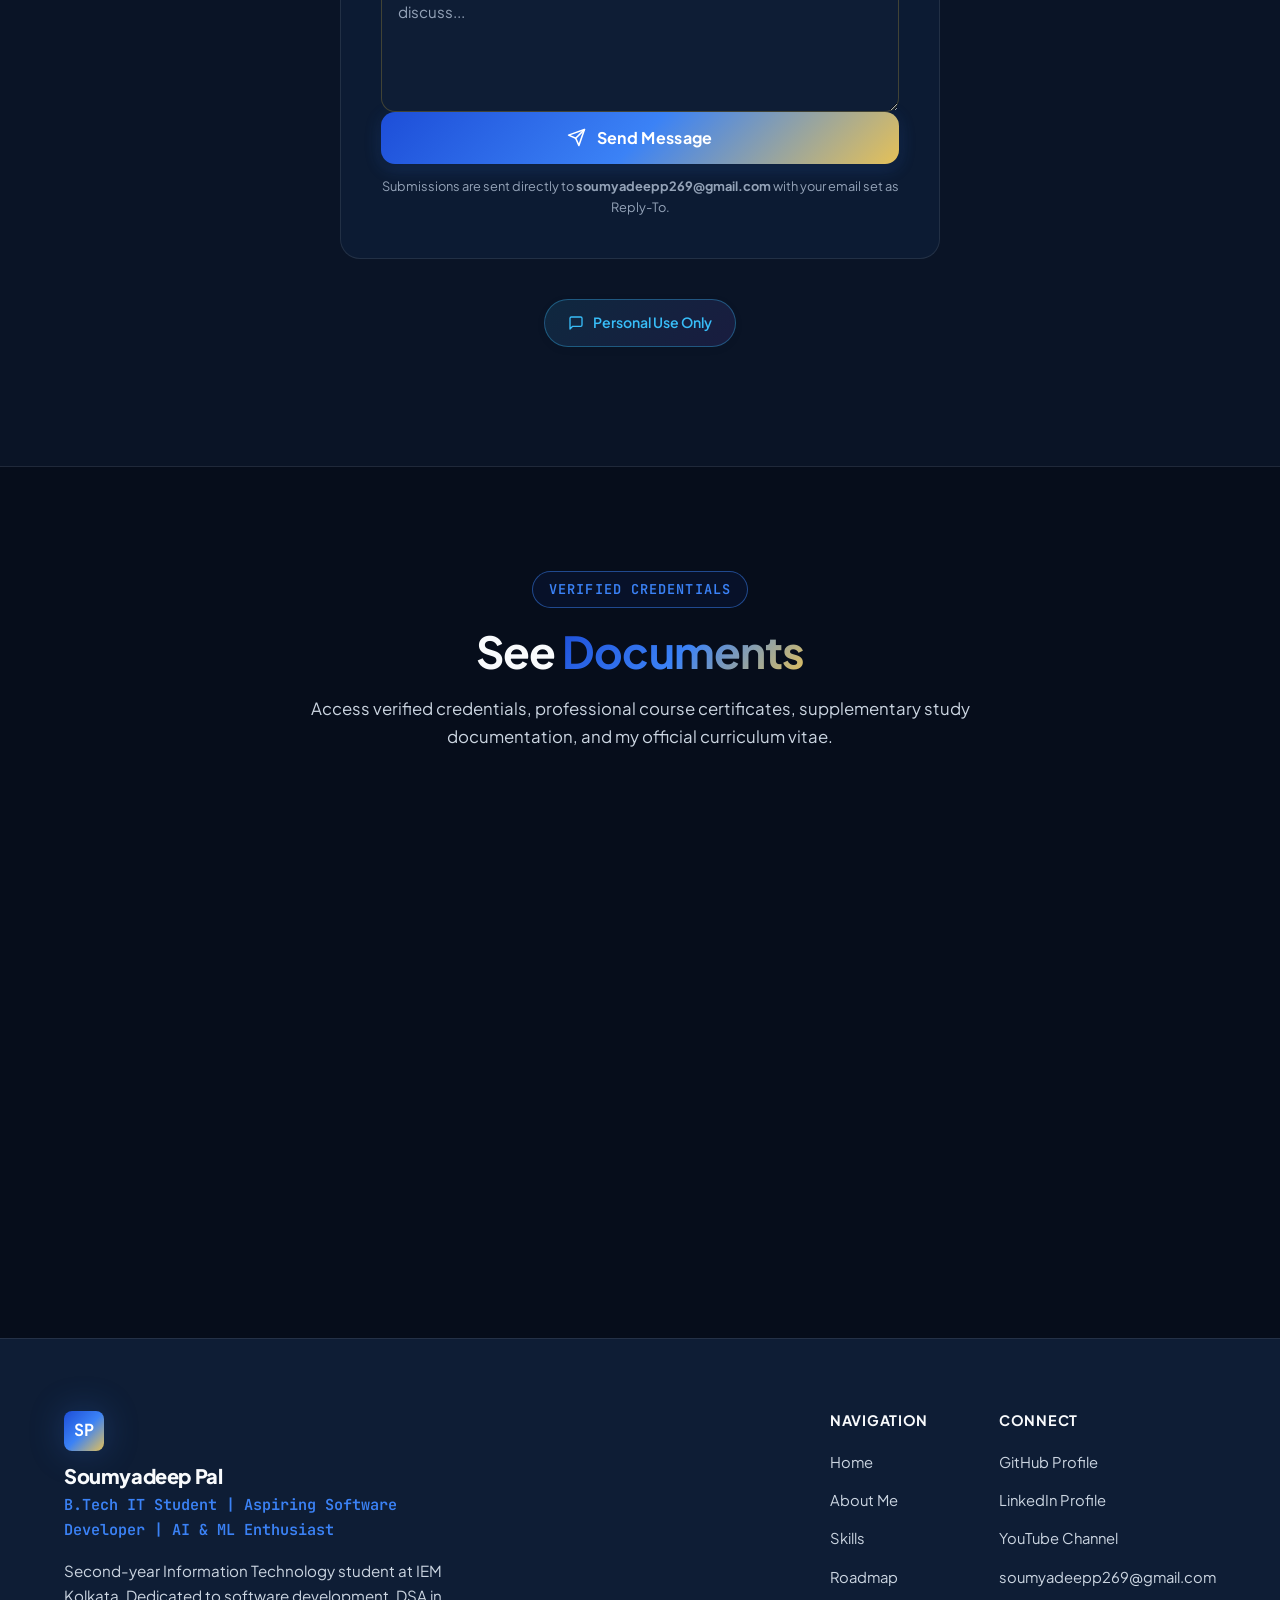
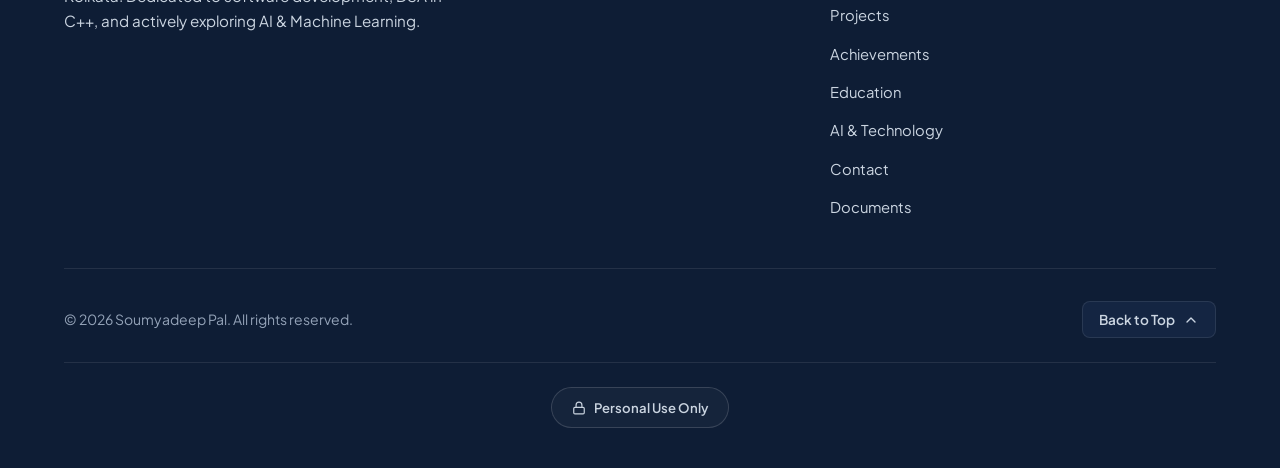
<file: portfolio/index.html>
<!DOCTYPE html>
<html lang="en" data-theme="light">
<head>
  <meta charset="UTF-8">
  <meta name="viewport" content="width=device-width, initial-scale=1.0">
  <meta http-equiv="X-UA-Compatible" content="ie=edge">
  
  <!-- Primary Meta Tags -->
  <title>Soumyadeep Pal | B.Tech IT Student | Aspiring Software Developer | AI &amp; ML Enthusiast</title>
  <meta name="title" content="Soumyadeep Pal | B.Tech IT Student | Aspiring Software Developer | AI &amp; ML Enthusiast">
  <meta name="description" content="Personal portfolio of Soumyadeep Pal, second-year B.Tech Information Technology student at IEM Kolkata. Software developer skilled in C, C++, Java, Python, and web technologies; mastering Data Structures &amp; Algorithms using C++, AI, Machine Learning, and Prompt Engineering.">
  <meta name="keywords" content="Soumyadeep Pal, IEM Kolkata, Information Technology, Software Developer, C, C++, Java, Python, DSA, Artificial Intelligence, Machine Learning, Prompt Engineering, Portfolio">
  <meta name="author" content="Soumyadeep Pal">
  <meta name="theme-color" content="#f8fafc">

  <!-- Favicon -->
  <link rel="icon" type="image/svg+xml" href="assets/icons/favicon.svg">

  <!-- Google Fonts Preconnect -->
  <link rel="preconnect" href="https://fonts.googleapis.com">
  <link rel="preconnect" href="https://fonts.gstatic.com" crossorigin>

  <!-- External Stylesheets -->
  <link rel="stylesheet" href="css/style.css">
  <link rel="stylesheet" href="css/style-extension.css">
</head>
<body>

  <!-- Ambient glowing background accents -->
  <div class="ambient-glow" aria-hidden="true">
    <div class="ambient-orb orb-1"></div>
    <div class="ambient-orb orb-2"></div>
    <div class="ambient-orb orb-3"></div>
  </div>

  <!-- ======================================================================
       FLOATING TOP NAVIGATION DOCK (Apple-inspired blurred glass dock)
       ====================================================================== -->
  <header class="navbar" id="navbar" role="banner">
    <div class="nav-container">
      <!-- Monogram / Brand -->
      <a href="#home" class="nav-brand" aria-label="Soumyadeep Pal Portfolio Home">
        <div class="brand-monogram">SP</div>
        <div class="brand-text">
          <span class="brand-name">Soumyadeep Pal</span>
          <span class="brand-role">B.Tech IT &bull; Developer</span>
        </div>
      </a>

      <!-- Navigation Links & Complete Mobile Dropdown Menu -->
      <nav class="nav-links" id="nav-links" aria-label="Main Navigation">
        <!-- Section Links (Desktop row / Mobile list) -->
        <div class="nav-links-list">
          <a href="#home" class="nav-link active">Home</a>
          <a href="#about" class="nav-link">About</a>
          <a href="#skills" class="nav-link">Skills</a>
          <a href="#roadmap" class="nav-link">Roadmap</a>
          <a href="#projects" class="nav-link">Projects</a>
          <a href="#achievements" class="nav-link">Achievements</a>
          <a href="#education" class="nav-link">Education</a>
          <a href="#ai-tools" class="nav-link">AI &amp; Technology</a>
          <a href="#contact" class="nav-link">Contact</a>
        </div>

        <!-- Mobile-Only Drawer Controls (Theme Toggle & Vertical Modes inside hamburger menu) -->
        <div class="mobile-menu-controls">
          <div class="mobile-menu-divider"></div>

          <!-- Prominent Mobile Theme Toggle at the top of menu options -->
          <div class="mobile-menu-section mobile-theme-wrapper">
            <span class="mobile-menu-label">Appearance</span>
            <button type="button" class="mobile-theme-btn" id="mobile-theme-toggle-btn" aria-label="Toggle dark/light theme">
              <div class="theme-icon-container">
                <svg class="sun-icon" xmlns="http://www.w3.org/2000/svg" width="18" height="18" viewBox="0 0 24 24" fill="none" stroke="currentColor" stroke-width="2" stroke-linecap="round" stroke-linejoin="round">
                  <circle cx="12" cy="12" r="5"></circle>
                  <line x1="12" y1="1" x2="12" y2="3"></line>
                  <line x1="12" y1="21" x2="12" y2="23"></line>
                  <line x1="4.22" y1="4.22" x2="5.64" y2="5.64"></line>
                  <line x1="18.36" y1="18.36" x2="19.78" y2="19.78"></line>
                  <line x1="1" y1="12" x2="3" y2="12"></line>
                  <line x1="21" y1="12" x2="23" y2="12"></line>
                  <line x1="4.22" y1="19.78" x2="5.64" y2="18.36"></line>
                  <line x1="18.36" y1="5.64" x2="19.78" y2="4.22"></line>
                </svg>
                <svg class="moon-icon" xmlns="http://www.w3.org/2000/svg" width="18" height="18" viewBox="0 0 24 24" fill="none" stroke="currentColor" stroke-width="2" stroke-linecap="round" stroke-linejoin="round">
                  <path d="M21 12.79A9 9 0 1 1 11.21 3 7 7 0 0 0 21 12.79z"></path>
                </svg>
              </div>
              <span class="mobile-theme-text" id="mobile-theme-text">Toggle Theme (Dark / Light)</span>
            </button>
          </div>
          
          <div class="mobile-menu-section">
            <span class="mobile-menu-label">Portfolio Mode</span>
            <div class="mobile-modes-vertical" role="group" aria-label="Mobile Mode Selector">
              <button type="button" class="mobile-mode-item mode-btn active" data-mode="normal">
                <span class="mode-badge-icon">👤</span>
                <div class="mode-text-group">
                  <span class="mode-title-text">Normal Mode</span>
                  <span class="mode-desc-text">Comprehensive Portfolio</span>
                </div>
              </button>
              <button type="button" class="mobile-mode-item mode-btn" data-mode="terminal">
                <span class="mode-badge-icon">⚡</span>
                <div class="mode-text-group">
                  <span class="mode-title-text">Terminal Mode</span>
                  <span class="mode-desc-text">Interactive Developer CLI</span>
                </div>
              </button>
              <button type="button" class="mobile-mode-item mode-btn" data-mode="recruiter">
                <span class="mode-badge-icon">💼</span>
                <div class="mode-text-group">
                  <span class="mode-title-text">Recruiter Mode</span>
                  <span class="mode-desc-text">Executive Summary &amp; CV</span>
                </div>
              </button>
            </div>
          </div>
        </div>
      </nav>

      <!-- Desktop Dock Actions (Inside dock on desktop, hidden on mobile) -->
      <div class="nav-actions">
        <!-- Desktop Three-Mode Segmented Selector -->
        <div class="mode-switcher desktop-mode-switcher" role="group" aria-label="Website Mode Selector">
          <button type="button" class="mode-btn active" data-mode="normal" title="Normal Portfolio Mode">Normal</button>
          <button type="button" class="mode-btn" data-mode="terminal" title="Terminal CLI Mode">Terminal</button>
          <button type="button" class="mode-btn" data-mode="recruiter" title="Recruiter Focused Mode">Recruiter</button>
        </div>

        <!-- Desktop Theme Toggle Button (Dark / Light) -->
        <button type="button" class="theme-toggle-btn desktop-theme-btn" id="theme-toggle-btn" aria-label="Toggle dark/light theme" title="Toggle Dark/Light Mode">
          <!-- Sun Icon (shown in light mode) -->
          <svg class="sun-icon" xmlns="http://www.w3.org/2000/svg" viewBox="0 0 24 24" fill="none" stroke="currentColor" stroke-width="2" stroke-linecap="round" stroke-linejoin="round">
            <circle cx="12" cy="12" r="5"></circle>
            <line x1="12" y1="1" x2="12" y2="3"></line>
            <line x1="12" y1="21" x2="12" y2="23"></line>
            <line x1="4.22" y1="4.22" x2="5.64" y2="5.64"></line>
            <line x1="18.36" y1="18.36" x2="19.78" y2="19.78"></line>
            <line x1="1" y1="12" x2="3" y2="12"></line>
            <line x1="21" y1="12" x2="23" y2="12"></line>
            <line x1="4.22" y1="19.78" x2="5.64" y2="18.36"></line>
            <line x1="18.36" y1="5.64" x2="19.78" y2="4.22"></line>
          </svg>
          <!-- Moon Icon (shown in dark mode) -->
          <svg class="moon-icon" xmlns="http://www.w3.org/2000/svg" viewBox="0 0 24 24" fill="none" stroke="currentColor" stroke-width="2" stroke-linecap="round" stroke-linejoin="round">
            <path d="M21 12.79A9 9 0 1 1 11.21 3 7 7 0 0 0 21 12.79z"></path>
          </svg>
        </button>

        <!-- Mobile Hamburger Toggle Button -->
        <button type="button" class="mobile-toggle-btn" id="mobile-toggle-btn" aria-label="Toggle navigation menu" aria-expanded="false">
          <span></span>
          <span></span>
          <span></span>
        </button>
      </div>
    </div>
  </header>

  <!-- ======================================================================
       MAIN CONTENT CONTAINER
       ====================================================================== -->
  <main>

    <!-- ==================================================================
         MODE 1: NORMAL MODE (Default Comprehensive Portfolio)
         ================================================================== -->
    <div id="normal-mode" class="mode-container active">

      <!-- SECTION 1: HOME (HERO) -->
      <section class="hero" id="home">
        <div class="container">
          <div class="hero-grid">
            <!-- Left Column: Introduction & CTAs -->
            <div class="hero-content reveal">
              <!-- Availability status pill -->
              <div class="hero-status-pill">
                <span class="status-dot"></span>
                <span>Open to Internships &amp; Collaborations</span>
              </div>

              <!-- Animated Name Greeting -->
              <h1 class="hero-title name-greeting" id="hero-greeting">
                Hello, I'm <span class="gradient-text name-highlight" id="hero-name-animated">Soumyadeep Pal</span><span class="typing-cursor" aria-hidden="true"></span>
              </h1>

              <p class="hero-subtitle">
                B.Tech IT Student | Aspiring Software Developer | AI &amp; ML Enthusiast
              </p>

              <p class="hero-bio">
                Second-year Information Technology undergraduate at <strong>Institute of Engineering and Management (IEM), Kolkata</strong>. 
                Focused on core programming in C, C++, Java, and Python, mastering Data Structures &amp; Algorithms using C++, 
                and actively learning Artificial Intelligence, Machine Learning, and Prompt Engineering.
              </p>

              <!-- Hero Action Buttons -->
              <div class="hero-actions">
                <a href="#projects" class="btn btn-primary">
                  <span>Explore My Work</span>
                  <svg xmlns="http://www.w3.org/2000/svg" width="18" height="18" viewBox="0 0 24 24" fill="none" stroke="currentColor" stroke-width="2" stroke-linecap="round" stroke-linejoin="round">
                    <line x1="7" y1="17" x2="17" y2="7"></line>
                    <polyline points="7 7 17 7 17 17"></polyline>
                  </svg>
                </a>

                <a href="assets/documents/resume.pdf" target="_blank" rel="noopener noreferrer" class="btn btn-outline" id="view-resume-btn">
                  <span>View My Resume</span>
                  <svg xmlns="http://www.w3.org/2000/svg" width="18" height="18" viewBox="0 0 24 24" fill="none" stroke="currentColor" stroke-width="2" stroke-linecap="round" stroke-linejoin="round">
                    <path d="M18 13v6a2 2 0 0 1-2 2H5a2 2 0 0 1-2-2V8a2 2 0 0 1 2-2h6"></path>
                    <polyline points="15 3 21 3 21 9"></polyline>
                    <line x1="10" y1="14" x2="21" y2="3"></line>
                  </svg>
                </a>

                <a href="assets/documents/resume.pdf" download="Soumyadeep_Pal_Resume.pdf" class="btn-icon-download" title="Download Resume PDF" aria-label="Download Soumyadeep Pal's Resume">
                  <svg xmlns="http://www.w3.org/2000/svg" width="18" height="18" viewBox="0 0 24 24" fill="none" stroke="currentColor" stroke-width="2" stroke-linecap="round" stroke-linejoin="round">
                    <path d="M21 15v4a2 2 0 0 1-2 2H5a2 2 0 0 1-2-2v-4"></path>
                    <polyline points="7 10 12 15 17 10"></polyline>
                    <line x1="12" y1="15" x2="12" y2="3"></line>
                  </svg>
                </a>

                <!-- Download Business Card Button -->
                <button type="button" class="btn btn-business-card" onclick="downloadBusinessCard()" title="Download Digital Business Card (PNG)">
                  <svg xmlns="http://www.w3.org/2000/svg" width="18" height="18" viewBox="0 0 24 24" fill="none" stroke="currentColor" stroke-width="2" stroke-linecap="round" stroke-linejoin="round">
                    <rect x="2" y="4" width="20" height="16" rx="2"></rect>
                    <line x1="2" y1="10" x2="22" y2="10"></line>
                  </svg>
                  <span>Business Card</span>
                </button>

                <a href="#contact" class="btn btn-secondary">
                  <span>Contact Me</span>
                  <svg xmlns="http://www.w3.org/2000/svg" width="18" height="18" viewBox="0 0 24 24" fill="none" stroke="currentColor" stroke-width="2" stroke-linecap="round" stroke-linejoin="round">
                    <path d="M4 4h16c1.1 0 2 .9 2 2v12c0 1.1-.9 2-2 2H4c-1.1 0-2-.9-2-2V6c0-1.1.9-2 2-2z"></path>
                    <polyline points="22,6 12,13 2,6"></polyline>
                  </svg>
                </a>
              </div>

              <!-- Quick Social Presence -->
              <div class="hero-socials">
                <span class="social-label">Connect:</span>
                <div class="social-links-row">
                  <a href="https://github.com/SoumyadeepPal2007" target="_blank" rel="noopener noreferrer" class="social-btn social-btn-github" aria-label="GitHub Profile">
                    <svg xmlns="http://www.w3.org/2000/svg" width="18" height="18" viewBox="0 0 24 24" fill="none" stroke="currentColor" stroke-width="2" stroke-linecap="round" stroke-linejoin="round" class="social-btn-icon">
                      <path d="M9 19c-5 1.5-5-2.5-7-3m14 6v-3.87a3.37 3.37 0 0 0-.94-2.61c3.14-.35 6.44-1.54 6.44-7A5.44 5.44 0 0 0 20 4.77 5.07 5.07 0 0 0 19.91 1S18.73.65 16 2.48a13.38 13.38 0 0 0-7 0C6.27.65 5.09 1 5.09 1A5.07 5.07 0 0 0 5 4.77a5.44 5.44 0 0 0-1.5 3.78c0 5.42 3.3 6.61 6.44 7A3.37 3.37 0 0 0 9 18.13V22"></path>
                    </svg>
                    <span class="social-btn-text">GitHub</span>
                  </a>
                  <a href="https://www.linkedin.com/in/soumyadeep-pal-885140361/" target="_blank" rel="noopener noreferrer" class="social-btn social-btn-linkedin" aria-label="LinkedIn Profile">
                    <svg xmlns="http://www.w3.org/2000/svg" width="18" height="18" viewBox="0 0 24 24" fill="none" stroke="currentColor" stroke-width="2" stroke-linecap="round" stroke-linejoin="round" class="social-btn-icon">
                      <path d="M16 8a6 6 0 0 1 6 6v7h-4v-7a2 2 0 0 0-2-2 2 2 0 0 0-2 2v7h-4v-7a6 6 0 0 1 6-6z"></path>
                      <rect x="2" y="9" width="4" height="12"></rect>
                      <circle cx="4" cy="4" r="2"></circle>
                    </svg>
                    <span class="social-btn-text">LinkedIn</span>
                  </a>
                  <a href="https://youtube.com/@soumyadeeppal7733" target="_blank" rel="noopener noreferrer" class="social-btn social-btn-youtube" aria-label="YouTube Channel">
                    <svg xmlns="http://www.w3.org/2000/svg" width="18" height="18" viewBox="0 0 24 24" fill="none" stroke="currentColor" stroke-width="2" stroke-linecap="round" stroke-linejoin="round" class="social-btn-icon">
                      <path d="M22.54 6.42a2.78 2.78 0 0 0-1.94-2C18.88 4 12 4 12 4s-6.88 0-8.6.46a2.78 2.78 0 0 0-1.94 2A29 29 0 0 0 1 11.75a29 29 0 0 0 .46 5.33A2.78 2.78 0 0 0 3.4 19c1.72.46 8.6.46 8.6.46s6.88 0 8.6-.46a2.78 2.78 0 0 0 1.94-2 29 29 0 0 0 .46-5.25 29 29 0 0 0-.46-5.33z"></path>
                      <polygon points="9.75 15.02 15.5 11.75 9.75 8.48 9.75 15.02"></polygon>
                    </svg>
                    <span class="social-btn-text">YouTube</span>
                  </a>
                  <a href="mailto:soumyadeepp269@gmail.com" class="social-btn social-btn-email" aria-label="Send Email">
                    <svg xmlns="http://www.w3.org/2000/svg" width="18" height="18" viewBox="0 0 24 24" fill="none" stroke="currentColor" stroke-width="2" stroke-linecap="round" stroke-linejoin="round" class="social-btn-icon">
                      <path d="M4 4h16c1.1 0 2 .9 2 2v12c0 1.1-.9 2-2 2H4c-1.1 0-2-.9-2-2V6c0-1.1.9-2 2-2z"></path>
                      <polyline points="22,6 12,13 2,6"></polyline>
                    </svg>
                    <span class="social-btn-text">Email</span>
                  </a>
                </div>
              </div>
            </div>

            <!-- Right Column: Profile Photograph & Floating Badges -->
            <div class="hero-avatar-wrapper reveal">
              <div class="avatar-backdrop-glow"></div>
              
              <div class="avatar-frame">
                <img src="assets/images/profile.jpg" alt="Soumyadeep Pal - Profile Photograph" class="avatar-image" onerror="this.onerror=null; this.src='assets/images/profile-placeholder.svg';" loading="eager">
              </div>

              <!-- Floating Micro Badges -->
              <div class="floating-badge badge-1">
                <span class="badge-icon">🎓</span>
                <span>B.Tech IT Student</span>
              </div>

              <div class="floating-badge badge-2">
                <span class="badge-icon">💻</span>
                <span>Developer</span>
              </div>
            </div>
          </div>
        </div>
      </section>

      <!-- SECTION 2: ABOUT -->
      <section class="about section-alt" id="about">
        <div class="container">
          <div class="section-header reveal">
            <div class="section-badge">Get To Know Me</div>
            <h2 class="section-title">About <span class="gradient-text">Me</span></h2>
            <p class="section-description">
              A professional overview of my academic foundation, programming proficiencies, and technical pursuits.
            </p>
          </div>

          <div class="about-grid">
            <!-- About Narrative Card -->
            <div class="about-card reveal">
              <div class="about-text">
                <p>
                  Hello! I am <strong>Soumyadeep Pal</strong>, a <strong>second-year Bachelor of Technology (B.Tech) student in Information Technology</strong> at the <strong>Institute of Engineering and Management (IEM), Kolkata</strong>. 
                  My focus centers on structured programming, software engineering, and solving real-world computational challenges.
                </p>
                <p>
                  My core programming capabilities span <strong>C, C++, Java, and Python</strong>. 
                  I am deeply invested in sharpening my algorithmic thinking through <strong>Data Structures and Algorithms using C++</strong>, 
                  striving to write clean, maintainable, and computationally optimal code.
                </p>
                <p>
                  Fascinated by predictive technology and intelligent automation, I am actively learning <strong>Artificial Intelligence (AI)</strong>, <strong>Machine Learning (ML)</strong>, and <strong>Prompt Engineering</strong>. 
                  Whether collaborating in competitive hackathons, mastering coursework, or building software systems, I bring discipline, technical curiosity, and an eagerness to create meaningful technological solutions.
                </p>
              </div>
            </div>

            <!-- Highlight Cards -->
            <div class="about-highlights reveal">
              <div class="highlight-item">
                <div class="highlight-icon">
                  <svg xmlns="http://www.w3.org/2000/svg" viewBox="0 0 24 24" fill="none" stroke="currentColor" stroke-width="2" stroke-linecap="round" stroke-linejoin="round">
                    <path d="M22 10v6M2 10l10-5 10 5-10 5z"></path>
                    <path d="M6 12v5c3 3 9 3 12 0v-5"></path>
                  </svg>
                </div>
                <h3 class="highlight-title">Second-Year B.Tech IT</h3>
                <p class="highlight-desc">
                  Enrolled at IEM Kolkata with deep engagement in computer systems, object-oriented principles, and databases.
                </p>
              </div>

              <div class="highlight-item">
                <div class="highlight-icon">
                  <svg xmlns="http://www.w3.org/2000/svg" viewBox="0 0 24 24" fill="none" stroke="currentColor" stroke-width="2" stroke-linecap="round" stroke-linejoin="round">
                    <polyline points="16 18 22 12 16 6"></polyline>
                    <polyline points="8 6 2 12 8 18"></polyline>
                  </svg>
                </div>
                <h3 class="highlight-title">Core Programming</h3>
                <p class="highlight-desc">
                  Writing robust and structured code in C, C++, Java, and Python for foundational and modern applications.
                </p>
              </div>

              <div class="highlight-item">
                <div class="highlight-icon">
                  <svg xmlns="http://www.w3.org/2000/svg" viewBox="0 0 24 24" fill="none" stroke="currentColor" stroke-width="2" stroke-linecap="round" stroke-linejoin="round">
                    <line x1="6" y1="3" x2="6" y2="15"></line>
                    <circle cx="18" cy="6" r="3"></circle>
                    <circle cx="6" cy="18" r="3"></circle>
                    <path d="M18 9a9 9 0 0 1-9 9"></path>
                  </svg>
                </div>
                <h3 class="highlight-title">DSA using C++</h3>
                <p class="highlight-desc">
                  Actively learning and implementing Data Structures and Algorithms with a focus on optimal complexity.
                </p>
              </div>

              <div class="highlight-item">
                <div class="highlight-icon">
                  <svg xmlns="http://www.w3.org/2000/svg" viewBox="0 0 24 24" fill="none" stroke="currentColor" stroke-width="2" stroke-linecap="round" stroke-linejoin="round">
                    <path d="M12 2a4 4 0 0 1 4 4v1a4 4 0 0 1-8 0V6a4 4 0 0 1 4-4z"></path>
                    <path d="M18 10a6 6 0 0 1 4 6v2a2 2 0 0 1-2 2H4a2 2 0 0 1-2-2v-2a6 6 0 0 1 4-6"></path>
                    <circle cx="12" cy="14" r="2"></circle>
                  </svg>
                </div>
                <h3 class="highlight-title">AI &amp; Machine Learning</h3>
                <p class="highlight-desc">
                  Exploring artificial intelligence paradigms, predictive modeling techniques, and machine learning algorithms.
                </p>
              </div>
            </div>
          </div>
        </div>
      </section>

      <!-- SECTION 2.5: INTRODUCTION VIDEO (Immediately after About Me) -->
      <section class="intro-video-callout" id="intro-video-section">
        <div class="container">
          <div class="intro-video-box reveal">
            <div class="intro-video-info">
              <div class="intro-video-tag">
                <span class="intro-tag-dot"></span>
                <span>Video Introduction</span>
              </div>
              <h3 class="intro-video-heading">Meet Soumyadeep Pal</h3>
              <p class="intro-video-subtext">
                Watch a personal walkthrough of my engineering mindset, passion for core programming in C++ and Python, and vision for intelligent software systems.
              </p>
            </div>
            <div class="intro-video-btn-wrap">
              <button type="button" class="video-trigger-btn intro-gold-green-btn" aria-label="Watch Introduction Video">
                <span class="play-icon-gold-green">
                  <svg xmlns="http://www.w3.org/2000/svg" width="18" height="18" viewBox="0 0 24 24" fill="currentColor">
                    <polygon points="6 3 20 12 6 21 6 3"></polygon>
                  </svg>
                </span>
                <span class="video-btn-label">Watch My Intro</span>
              </button>
            </div>
          </div>
        </div>
      </section>

      <!-- SECTION 3: SKILLS -->
      <section class="skills" id="skills">
        <div class="container">
          <div class="section-header reveal">
            <div class="section-badge">Core Competencies</div>
            <h2 class="section-title">Technical <span class="gradient-text">Skills</span></h2>
            <p class="section-description">
              Programming languages, technologies, and tools I use, alongside areas of dedicated ongoing study.
            </p>
          </div>

          <div class="skills-grid">
            <!-- Category 1: Programming Languages -->
            <div class="skill-card reveal">
              <div class="skill-card-header">
                <div class="skill-category-icon">
                  <svg xmlns="http://www.w3.org/2000/svg" viewBox="0 0 24 24" fill="none" stroke="currentColor" stroke-width="2" stroke-linecap="round" stroke-linejoin="round">
                    <polyline points="16 18 22 12 16 6"></polyline>
                    <polyline points="8 6 2 12 8 18"></polyline>
                  </svg>
                </div>
                <h3 class="skill-category-title">Programming Languages</h3>
              </div>
              <div class="skill-badges-list">
                <div class="skill-pill">
                  <span>C</span>
                  <span class="skill-pill-code">.c</span>
                </div>
                <div class="skill-pill">
                  <span>C++</span>
                  <span class="skill-pill-code">.cpp</span>
                </div>
                <div class="skill-pill">
                  <span>Java</span>
                  <span class="skill-pill-code">.java</span>
                </div>
                <div class="skill-pill">
                  <span>Python</span>
                  <span class="skill-pill-code">.py</span>
                </div>
              </div>
            </div>

            <!-- Category 2: Web Technologies -->
            <div class="skill-card reveal">
              <div class="skill-card-header">
                <div class="skill-category-icon">
                  <svg xmlns="http://www.w3.org/2000/svg" viewBox="0 0 24 24" fill="none" stroke="currentColor" stroke-width="2" stroke-linecap="round" stroke-linejoin="round">
                    <circle cx="12" cy="12" r="10"></circle>
                    <line x1="2" y1="12" x2="22" y2="12"></line>
                    <path d="M12 2a15.3 15.3 0 0 1 4 10 15.3 15.3 0 0 1-4 10 15.3 15.3 0 0 1-4-10 15.3 15.3 0 0 1 4-10z"></path>
                  </svg>
                </div>
                <h3 class="skill-category-title">Web Technologies</h3>
              </div>
              <div class="skill-badges-list">
                <div class="skill-pill">
                  <span>HTML</span>
                  <span class="skill-pill-code">HTML5</span>
                </div>
                <div class="skill-pill">
                  <span>CSS</span>
                  <span class="skill-pill-code">CSS3</span>
                </div>
                <div class="skill-pill">
                  <span>JavaScript</span>
                  <span class="skill-pill-code">ES6+</span>
                </div>
              </div>
            </div>

            <!-- Category 3: Database & Tools -->
            <div class="skill-card reveal">
              <div class="skill-card-header">
                <div class="skill-category-icon">
                  <svg xmlns="http://www.w3.org/2000/svg" viewBox="0 0 24 24" fill="none" stroke="currentColor" stroke-width="2" stroke-linecap="round" stroke-linejoin="round">
                    <ellipse cx="12" cy="5" rx="9" ry="3"></ellipse>
                    <path d="M21 12c0 1.66-4 3-9 3s-9-1.34-9-3"></path>
                    <path d="M3 5v14c0 1.66 4 3 9 3s9-1.34 9-3V5"></path>
                  </svg>
                </div>
                <h3 class="skill-category-title">Database &amp; Tools</h3>
              </div>
              <div class="skill-badges-list">
                <div class="skill-pill">
                  <span>MySQL</span>
                  <span class="skill-pill-code">RDBMS</span>
                </div>
                <div class="skill-pill">
                  <span>Git</span>
                  <span class="skill-pill-code">CLI</span>
                </div>
                <div class="skill-pill">
                  <span>GitHub</span>
                  <span class="skill-pill-code">Workflow</span>
                </div>
              </div>
            </div>

            <!-- Category 4: Currently Learning (Active Focus) -->
            <div class="skill-card reveal">
              <div class="skill-card-header">
                <div class="skill-category-icon" style="background: rgba(13, 148, 136, 0.12); color: var(--accent-secondary);">
                  <svg xmlns="http://www.w3.org/2000/svg" viewBox="0 0 24 24" fill="none" stroke="currentColor" stroke-width="2" stroke-linecap="round" stroke-linejoin="round">
                    <polygon points="12 2 2 7 12 12 22 7 12 2"></polygon>
                    <polyline points="2 17 12 22 22 17"></polyline>
                    <polyline points="2 12 12 17 22 12"></polyline>
                  </svg>
                </div>
                <h3 class="skill-category-title">Currently Learning</h3>
                <span class="skill-status-tag">
                  <span class="skill-status-dot"></span>
                  <span>Active</span>
                </span>
              </div>
              <div class="skill-badges-list">
                <div class="skill-pill">
                  <span>DSA using C++</span>
                  <span class="skill-pill-code">C++</span>
                </div>
                <div class="skill-pill">
                  <span>Artificial Intelligence</span>
                  <span class="skill-pill-code">AI</span>
                </div>
                <div class="skill-pill">
                  <span>Machine Learning</span>
                  <span class="skill-pill-code">ML</span>
                </div>
                <div class="skill-pill">
                  <span>Prompt Engineering</span>
                  <span class="skill-pill-code">AI/LLM</span>
                </div>
              </div>
            </div>
          </div>
        </div>
      </section>

      <!-- SECTION: ROADMAP (MY LEARNING JOURNEY) -->
      <section class="roadmap section-alt" id="roadmap">
        <div class="container">
          <div class="section-header reveal">
            <div class="section-badge">Timeline</div>
            <h2 class="section-title">My Learning <span class="gradient-text">Journey</span></h2>
            <p class="section-description">
              A verified chronological timeline of my foundational programming roots, academic milestones, and ongoing explorations in software and artificial intelligence.
            </p>
          </div>

          <div class="timeline reveal">
            <!-- Milestone 1: 2018-2020 -->
            <div class="timeline-item">
              <div class="timeline-dot"></div>
              <div class="timeline-content">
                <span class="timeline-date">2018 – 2020</span>
                <h3 class="timeline-title">HTML Basics</h3>
                <p class="timeline-desc">Introduction to web development.</p>
                <div class="timeline-tags">
                  <span class="tech-tag">HTML5</span>
                  <span class="tech-tag">Web Basics</span>
                </div>
              </div>
            </div>

            <!-- Milestone 2: 2020-2023 -->
            <div class="timeline-item">
              <div class="timeline-dot"></div>
              <div class="timeline-content">
                <span class="timeline-date">2020 – 2023</span>
                <h3 class="timeline-title">Class 10 – ICSE</h3>
                <p class="timeline-desc">Introduction to Programming using Java. Learned Java fundamentals.</p>
                <div class="timeline-tags">
                  <span class="tech-tag">Java</span>
                  <span class="tech-tag">ICSE Curriculum</span>
                  <span class="tech-tag">OOP Principles</span>
                </div>
              </div>
            </div>

            <!-- Milestone 3: 2023-2025 -->
            <div class="timeline-item">
              <div class="timeline-dot"></div>
              <div class="timeline-content">
                <span class="timeline-date">2023 – 2025</span>
                <h3 class="timeline-title">Python Programming</h3>
                <p class="timeline-desc">Studied Python in detail under CBSE curriculum.</p>
                <div class="timeline-tags">
                  <span class="tech-tag">Python</span>
                  <span class="tech-tag">CBSE Curriculum</span>
                  <span class="tech-tag">Scripting</span>
                </div>
              </div>
            </div>

            <!-- Milestone 4: 2023-2025 -->
            <div class="timeline-item">
              <div class="timeline-dot"></div>
              <div class="timeline-content">
                <span class="timeline-date">2023 – 2025</span>
                <h3 class="timeline-title">Networking and DBMS</h3>
                <p class="timeline-desc">
                  &bull; Networking Basics<br>
                  &bull; Database Management Systems<br>
                  &bull; MySQL<br>
                  &bull; Fundamentals of Data Structures
                </p>
                <div class="timeline-tags">
                  <span class="tech-tag">Networking</span>
                  <span class="tech-tag">DBMS</span>
                  <span class="tech-tag">MySQL</span>
                  <span class="tech-tag">Data Structures</span>
                </div>
              </div>
            </div>

            <!-- Milestone 5: 2025-2026 -->
            <div class="timeline-item">
              <div class="timeline-dot"></div>
              <div class="timeline-content">
                <span class="timeline-date">2025 – 2026</span>
                <h3 class="timeline-title">C Programming &amp; AI / Data Science</h3>
                <p class="timeline-desc">
                  Introduction to C Programming.<br>
                  Introduction to AI and Data Science using Python.<br>
                  Libraries: NumPy, Pandas, Matplotlib.<br>
                  Personal Learning: C++ Programming.
                </p>
                <div class="timeline-tags">
                  <span class="tech-tag">C Language</span>
                  <span class="tech-tag">C++</span>
                  <span class="tech-tag">NumPy</span>
                  <span class="tech-tag">Pandas</span>
                  <span class="tech-tag">Matplotlib</span>
                </div>
              </div>
            </div>

            <!-- Milestone 6: 2026-ONGOING -->
            <div class="timeline-item">
              <div class="timeline-dot"></div>
              <div class="timeline-content">
                <span class="timeline-date">2026 – ONGOING</span>
                <h3 class="timeline-title">DSA &amp; Intelligent Systems</h3>
                <p class="timeline-desc">
                  <strong>Currently Learning:</strong> Data Structures and Algorithms using C/C++.<br><br>
                  <strong>Additional Learning Interests:</strong><br>
                  &bull; Artificial Intelligence<br>
                  &bull; Machine Learning<br>
                  &bull; Prompt Engineering
                </p>
                <div class="timeline-tags">
                  <span class="tech-tag">DSA (C++)</span>
                  <span class="tech-tag">Artificial Intelligence</span>
                  <span class="tech-tag">Machine Learning</span>
                  <span class="tech-tag">Prompt Engineering</span>
                </div>
              </div>
            </div>
          </div>
        </div>
      </section>

      <!-- SECTION 4: PROJECTS -->
      <section class="projects" id="projects">
        <div class="container">
          <div class="section-header reveal">
            <div class="section-badge">Featured Portfolio</div>
            <h2 class="section-title">Notable <span class="gradient-text">Projects</span></h2>
            <p class="section-description">
              Selected engineering and software projects demonstrating problem-solving, clean code, artificial intelligence, and practical execution.
            </p>
          </div>

          <div class="projects-grid">
            <!-- Project 1: CropSense AI -->
            <article class="project-card reveal">
              <div class="project-preview">
                <img src="assets/images/cropsense.svg" alt="CropSense AI - Smart agriculture insights graphic" loading="lazy">
                <span class="project-category-tag">AI in Agriculture</span>
              </div>
              <div class="project-content">
                <h3 class="project-title">CropSense AI</h3>
                <p class="project-description">
                  An AI-driven agricultural platform focused on helping users with crop-related insights, 
                  soil health analysis, disease identification, and smart crop recommendations for sustainable farming.
                </p>
                <div class="project-tech-tags">
                  <span class="tech-tag">Python</span>
                  <span class="tech-tag">Artificial Intelligence</span>
                  <span class="tech-tag">Machine Learning</span>
                  <span class="tech-tag">AgriTech</span>
                  <span class="tech-tag">Vercel</span>
                </div>
                <div class="project-actions">
                  <button type="button" class="btn-project-analysis" onclick="openProjectModal('cropsense')">
                    <svg xmlns="http://www.w3.org/2000/svg" width="16" height="16" viewBox="0 0 24 24" fill="none" stroke="currentColor" stroke-width="2" stroke-linecap="round" stroke-linejoin="round">
                      <circle cx="11" cy="11" r="8"></circle>
                      <line x1="21" y1="21" x2="16.65" y2="16.65"></line>
                    </svg>
                    <span>View Detailed Analysis</span>
                  </button>
                  <a href="https://cropsense-ai-1-g1mumq933-roysubhasistech-7470s-projects.vercel.app/" target="_blank" rel="noopener noreferrer" class="btn-project-demo" aria-label="Launch Live Demo for CropSense AI">
                    <svg xmlns="http://www.w3.org/2000/svg" width="16" height="16" viewBox="0 0 24 24" fill="none" stroke="currentColor" stroke-width="2" stroke-linecap="round" stroke-linejoin="round">
                      <circle cx="12" cy="12" r="10"></circle>
                      <polygon points="10 8 16 12 10 16 10 8"></polygon>
                    </svg>
                    <span>Live Demo</span>
                  </a>
                </div>
              </div>
            </article>

            <!-- Project 2: EduPilot AI -->
            <article class="project-card reveal">
              <div class="project-preview">
                <img src="assets/images/edupilot.svg" alt="EduPilot AI - AI-powered educational platform graphic" loading="lazy">
                <span class="project-category-tag">AI Education &bull; Collaborative</span>
                <span class="project-status-badge status-pending" title="Current deployment status">Deployment: Not Yet Done</span>
              </div>
              <div class="project-content">
                <h3 class="project-title">EduPilot AI</h3>
                <p class="project-description">
                  A collaborative AI-powered educational web platform designed to streamline student learning journeys, 
                  offer interactive curriculum navigation, and assist learners with intelligent academic guidance.
                </p>
                <div class="project-role-note" style="margin-bottom:0.75rem;padding:0.45rem 0.75rem;background:rgba(29,78,216,0.06);border-left:3px solid var(--accent-primary);border-radius:4px;font-size:0.85rem;color:var(--text-secondary);">
                  <strong style="color:var(--accent-primary);">My Contribution:</strong> I worked on the backend part of EduPilot AI (server-side logic, API endpoints &amp; structured data integration).
                </div>
                <div class="project-tech-tags">
                  <span class="tech-tag">Collaborative</span>
                  <span class="tech-tag">Backend Development</span>
                  <span class="tech-tag">Artificial Intelligence</span>
                  <span class="tech-tag">JavaScript / React</span>
                  <span class="tech-tag">Deployment: Not Yet Done</span>
                </div>
                <div class="project-actions">
                  <button type="button" class="btn-project-analysis" onclick="openProjectModal('edupilot')">
                    <svg xmlns="http://www.w3.org/2000/svg" width="16" height="16" viewBox="0 0 24 24" fill="none" stroke="currentColor" stroke-width="2" stroke-linecap="round" stroke-linejoin="round">
                      <circle cx="11" cy="11" r="8"></circle>
                      <line x1="21" y1="21" x2="16.65" y2="16.65"></line>
                    </svg>
                    <span>View Detailed Analysis</span>
                  </button>
                  <a href="https://github.com/SubhasisRoy578/EduPilot-AI" target="_blank" rel="noopener noreferrer" class="btn-project-github" aria-label="GitHub Repository for EduPilot AI">
                    <svg xmlns="http://www.w3.org/2000/svg" viewBox="0 0 24 24" fill="none" stroke="currentColor" stroke-width="2" stroke-linecap="round" stroke-linejoin="round">
                      <path d="M9 19c-5 1.5-5-2.5-7-3m14 6v-3.87a3.37 3.37 0 0 0-.94-2.61c3.14-.35 6.44-1.54 6.44-7A5.44 5.44 0 0 0 20 4.77 5.07 5.07 0 0 0 19.91 1S18.73.65 16 2.48a13.38 13.38 0 0 0-7 0C6.27.65 5.09 1 5.09 1A5.07 5.07 0 0 0 5 4.77a5.44 5.44 0 0 0-1.5 3.78c0 5.42 3.3 6.61 6.44 7A3.37 3.37 0 0 0 9 18.13V22"></path>
                    </svg>
                    <span>Repository</span>
                  </a>
                  <a href="https://edupilot-ai-tau.vercel.app/" target="_blank" rel="noopener noreferrer" class="btn-project-demo" aria-label="Vercel Deployment Preview for EduPilot AI">
                    <svg xmlns="http://www.w3.org/2000/svg" width="16" height="16" viewBox="0 0 24 24" fill="none" stroke="currentColor" stroke-width="2" stroke-linecap="round" stroke-linejoin="round">
                      <circle cx="12" cy="12" r="10"></circle>
                      <polygon points="10 8 16 12 10 16 10 8"></polygon>
                    </svg>
                    <span>Vercel Link</span>
                  </a>
                </div>
              </div>
            </article>

            <!-- Project 3: EventIQ -->
            <article class="project-card reveal">
              <div class="project-preview">
                <img src="assets/images/eventiq.svg" alt="EventIQ - Event management website graphic" loading="lazy">
                <span class="project-category-tag">Web Application</span>
              </div>
              <div class="project-content">
                <h3 class="project-title">EventIQ: Event Management Website</h3>
                <p class="project-description">
                  A modern and responsive web platform built for seamless event coordination, attendee registrations, 
                  and live scheduling. Features clean user journeys, interactive ticket tracking, and responsive event discovery.
                </p>
                <div class="project-tech-tags">
                  <span class="tech-tag">HTML5</span>
                  <span class="tech-tag">CSS3</span>
                  <span class="tech-tag">JavaScript</span>
                  <span class="tech-tag">UI/UX Design</span>
                  <span class="tech-tag">DOM Manipulation</span>
                </div>
                <div class="project-actions">
                  <button type="button" class="btn-project-analysis" onclick="openProjectModal('eventiq')">
                    <svg xmlns="http://www.w3.org/2000/svg" width="16" height="16" viewBox="0 0 24 24" fill="none" stroke="currentColor" stroke-width="2" stroke-linecap="round" stroke-linejoin="round">
                      <circle cx="11" cy="11" r="8"></circle>
                      <line x1="21" y1="21" x2="16.65" y2="16.65"></line>
                    </svg>
                    <span>View Detailed Analysis</span>
                  </button>
                  <a href="https://github.com/SoumyadeepPal2007/EventIQ" target="_blank" rel="noopener noreferrer" class="btn-project-github" aria-label="GitHub Repository for EventIQ">
                    <svg xmlns="http://www.w3.org/2000/svg" viewBox="0 0 24 24" fill="none" stroke="currentColor" stroke-width="2" stroke-linecap="round" stroke-linejoin="round">
                      <path d="M9 19c-5 1.5-5-2.5-7-3m14 6v-3.87a3.37 3.37 0 0 0-.94-2.61c3.14-.35 6.44-1.54 6.44-7A5.44 5.44 0 0 0 20 4.77 5.07 5.07 0 0 0 19.91 1S18.73.65 16 2.48a13.38 13.38 0 0 0-7 0C6.27.65 5.09 1 5.09 1A5.07 5.07 0 0 0 5 4.77a5.44 5.44 0 0 0-1.5 3.78c0 5.42 3.3 6.61 6.44 7A3.37 3.37 0 0 0 9 18.13V22"></path>
                    </svg>
                    <span>Repository</span>
                  </a>
                </div>
              </div>
            </article>

            <!-- Project 4: Smart Factory Dashboard -->
            <article class="project-card reveal">
              <div class="project-preview">
                <img src="assets/images/smart-factory.svg" alt="Smart Factory Dashboard graphic" loading="lazy">
                <span class="project-category-tag">Industrial IoT &amp; Analytics</span>
              </div>
              <div class="project-content">
                <h3 class="project-title">Smart Factory Dashboard</h3>
                <p class="project-description">
                  A real-time telemetry dashboard for smart manufacturing environments. Monitors industrial sensor inputs, 
                  overall equipment effectiveness (OEE), core temperatures, and operational uptime with interactive visualization.
                </p>
                <div class="project-tech-tags">
                  <span class="tech-tag">JavaScript</span>
                  <span class="tech-tag">CSS3</span>
                  <span class="tech-tag">MySQL</span>
                  <span class="tech-tag">Python</span>
                  <span class="tech-tag">Data Visualization</span>
                </div>
                <div class="project-actions">
                  <button type="button" class="btn-project-analysis" onclick="openProjectModal('smartfactory')">
                    <svg xmlns="http://www.w3.org/2000/svg" width="16" height="16" viewBox="0 0 24 24" fill="none" stroke="currentColor" stroke-width="2" stroke-linecap="round" stroke-linejoin="round">
                      <circle cx="11" cy="11" r="8"></circle>
                      <line x1="21" y1="21" x2="16.65" y2="16.65"></line>
                    </svg>
                    <span>View Detailed Analysis</span>
                  </button>
                  <a href="https://github.com/SoumyadeepPal2007/smart-factory-dashboard" target="_blank" rel="noopener noreferrer" class="btn-project-github" aria-label="GitHub Repository for Smart Factory Dashboard">
                    <svg xmlns="http://www.w3.org/2000/svg" viewBox="0 0 24 24" fill="none" stroke="currentColor" stroke-width="2" stroke-linecap="round" stroke-linejoin="round">
                      <path d="M9 19c-5 1.5-5-2.5-7-3m14 6v-3.87a3.37 3.37 0 0 0-.94-2.61c3.14-.35 6.44-1.54 6.44-7A5.44 5.44 0 0 0 20 4.77 5.07 5.07 0 0 0 19.91 1S18.73.65 16 2.48a13.38 13.38 0 0 0-7 0C6.27.65 5.09 1 5.09 1A5.07 5.07 0 0 0 5 4.77a5.44 5.44 0 0 0-1.5 3.78c0 5.42 3.3 6.61 6.44 7A3.37 3.37 0 0 0 9 18.13V22"></path>
                    </svg>
                    <span>Repository</span>
                  </a>
                </div>
              </div>
            </article>

            <!-- Project 5: WallBot -->
            <article class="project-card reveal">
              <div class="project-preview">
                <img src="assets/images/wallbot.svg" alt="WallBot - Wall climbing painting robot graphic" loading="lazy">
                <span class="project-category-tag">Robotics &amp; IoT</span>
              </div>
              <div class="project-content">
                <h3 class="project-title">WallBot: Wall Climbing Painting Robot</h3>
                <p class="project-description">
                  An innovative climbing robot designed to adhere securely to vertical surfaces and apply uniform paint coatings. 
                  Engineered to mitigate hazardous high-altitude manual painting tasks through automated trajectory control and sensor integration.
                </p>
                <div class="project-tech-tags">
                  <span class="tech-tag">Python</span>
                  <span class="tech-tag">C</span>
                  <span class="tech-tag">Robotics</span>
                  <span class="tech-tag">IoT Hardware</span>
                  <span class="tech-tag">Embedded Control</span>
                </div>
                <div class="project-actions">
                  <button type="button" class="btn-project-analysis" onclick="openProjectModal('wallbot')">
                    <svg xmlns="http://www.w3.org/2000/svg" width="16" height="16" viewBox="0 0 24 24" fill="none" stroke="currentColor" stroke-width="2" stroke-linecap="round" stroke-linejoin="round">
                      <circle cx="11" cy="11" r="8"></circle>
                      <line x1="21" y1="21" x2="16.65" y2="16.65"></line>
                    </svg>
                    <span>View Detailed Analysis</span>
                  </button>
                  <a href="https://github.com/SoumyadeepPal2007/WallBot" target="_blank" rel="noopener noreferrer" class="btn-project-github" aria-label="GitHub Repository for WallBot">
                    <svg xmlns="http://www.w3.org/2000/svg" viewBox="0 0 24 24" fill="none" stroke="currentColor" stroke-width="2" stroke-linecap="round" stroke-linejoin="round">
                      <path d="M9 19c-5 1.5-5-2.5-7-3m14 6v-3.87a3.37 3.37 0 0 0-.94-2.61c3.14-.35 6.44-1.54 6.44-7A5.44 5.44 0 0 0 20 4.77 5.07 5.07 0 0 0 19.91 1S18.73.65 16 2.48a13.38 13.38 0 0 0-7 0C6.27.65 5.09 1 5.09 1A5.07 5.07 0 0 0 5 4.77a5.44 5.44 0 0 0-1.5 3.78c0 5.42 3.3 6.61 6.44 7A3.37 3.37 0 0 0 9 18.13V22"></path>
                    </svg>
                    <span>Repository</span>
                  </a>
                </div>
              </div>
            </article>

            <!-- Project 6: Train Reservation System -->
            <article class="project-card reveal">
              <div class="project-preview">
                <img src="assets/images/train-reservation.svg" alt="Train Reservation System graphic" loading="lazy">
                <span class="project-category-tag">Systems &amp; Database Design</span>
              </div>
              <div class="project-content">
                <h3 class="project-title">Train Reservation System</h3>
                <p class="project-description">
                  A dependable reservation engine delivering deterministic passenger berth allocations, route scheduling, 
                  and unique PNR transaction management. Implements relational database integrity and optimized queries.
                </p>
                <div class="project-tech-tags">
                  <span class="tech-tag">C</span>
                  <span class="tech-tag">Python</span>
                  <span class="tech-tag">MySQL</span>
                  <span class="tech-tag">Relational Schemas</span>
                  <span class="tech-tag">Data Structures</span>
                </div>
                <div class="project-actions">
                  <button type="button" class="btn-project-analysis" onclick="openProjectModal('trainreservation')">
                    <svg xmlns="http://www.w3.org/2000/svg" width="16" height="16" viewBox="0 0 24 24" fill="none" stroke="currentColor" stroke-width="2" stroke-linecap="round" stroke-linejoin="round">
                      <circle cx="11" cy="11" r="8"></circle>
                      <line x1="21" y1="21" x2="16.65" y2="16.65"></line>
                    </svg>
                    <span>View Detailed Analysis</span>
                  </button>
                  <a href="https://github.com/SoumyadeepPal2007/train-reservation-system" target="_blank" rel="noopener noreferrer" class="btn-project-github" aria-label="GitHub Repository for Train Reservation System">
                    <svg xmlns="http://www.w3.org/2000/svg" viewBox="0 0 24 24" fill="none" stroke="currentColor" stroke-width="2" stroke-linecap="round" stroke-linejoin="round">
                      <path d="M9 19c-5 1.5-5-2.5-7-3m14 6v-3.87a3.37 3.37 0 0 0-.94-2.61c3.14-.35 6.44-1.54 6.44-7A5.44 5.44 0 0 0 20 4.77 5.07 5.07 0 0 0 19.91 1S18.73.65 16 2.48a13.38 13.38 0 0 0-7 0C6.27.65 5.09 1 5.09 1A5.07 5.07 0 0 0 5 4.77a5.44 5.44 0 0 0-1.5 3.78c0 5.42 3.3 6.61 6.44 7A3.37 3.37 0 0 0 9 18.13V22"></path>
                    </svg>
                    <span>Repository</span>
                  </a>
                </div>
              </div>
            </article>
          </div>
        </div>
      </section>

      <!-- SECTION 5: ACHIEVEMENTS -->
      <section class="achievements section-alt" id="achievements">
        <div class="container">
          <div class="section-header reveal">
            <div class="section-badge">Milestones &amp; Honors</div>
            <h2 class="section-title">Key <span class="gradient-text">Achievements</span></h2>
            <p class="section-description">
              Verified competitive credentials, hackathons, and academic milestones earned with diligence.
            </p>
          </div>

          <div class="achievements-grid">
            <!-- Achievement 1: NPTEL Elite + Silver (Top 5%) -->
            <div class="achievement-card reveal">
              <div class="achievement-badges-wrap">
                <span class="achievement-badge-pill rank-badge">Top 5%</span>
                <span class="achievement-badge-pill">Elite + Silver</span>
              </div>
              <div class="achievement-icon">
                <svg xmlns="http://www.w3.org/2000/svg" viewBox="0 0 24 24" fill="none" stroke="currentColor" stroke-width="2" stroke-linecap="round" stroke-linejoin="round">
                  <circle cx="12" cy="8" r="7"></circle>
                  <polyline points="8.21 13.89 7 23 12 20 17 23 15.79 13.88"></polyline>
                </svg>
              </div>
              <h3 class="achievement-title">NPTEL Elite + Silver Certification</h3>
              <p class="achievement-issuer">National Programme on Technology Enhanced Learning (IIT)</p>
              <p class="achievement-desc">
                Awarded the prestigious <strong>Elite + Silver Certification</strong> and ranked among the <strong>Top 5%</strong> candidates nationally in NPTEL examination. Validates deep subject understanding, analytical problem-solving, and disciplined academic testing.
              </p>
            </div>

            <!-- Achievement 2: Hackathon Participation -->
            <div class="achievement-card reveal">
              <div class="achievement-badges-wrap">
                <span class="achievement-badge-pill">Competitive Engineering</span>
              </div>
              <div class="achievement-icon">
                <svg xmlns="http://www.w3.org/2000/svg" viewBox="0 0 24 24" fill="none" stroke="currentColor" stroke-width="2" stroke-linecap="round" stroke-linejoin="round">
                  <polygon points="13 2 3 14 12 14 11 22 21 10 12 10 13 2"></polygon>
                </svg>
              </div>
              <h3 class="achievement-title">Hackathon Participation</h3>
              <p class="achievement-issuer">Competitive Problem Solving &amp; Rapid Prototyping</p>
              <p class="achievement-desc">
                Actively participated in demanding hackathon sprints, collaborating in engineering teams to conceive, code, and deliver working software under intense time constraints:
              </p>
              <div style="margin-top:0.75rem;display:flex;flex-direction:column;gap:0.45rem;">
                <div style="display:flex;align-items:center;gap:0.5rem;font-size:0.875rem;color:var(--text-secondary);">
                  <span style="color:#10b981;font-size:1rem;">🏆</span>
                  <span><strong>IEM Enginious Hackathon</strong> &mdash; On-campus competitive hackathon sprint at IEM Kolkata</span>
                </div>
                <div style="display:flex;align-items:center;gap:0.5rem;font-size:0.875rem;color:var(--text-secondary);">
                  <span style="color:#10b981;font-size:1rem;">🌐</span>
                  <span><strong>Online Hackathons</strong> &mdash; Virtual collaborative software sprints and technical challenges</span>
                </div>
              </div>
            </div>

            <!-- Achievement 3: Academic Achievements -->
            <div class="achievement-card reveal">
              <div class="achievement-badges-wrap">
                <span class="achievement-badge-pill">Institutional</span>
              </div>
              <div class="achievement-icon">
                <svg xmlns="http://www.w3.org/2000/svg" viewBox="0 0 24 24" fill="none" stroke="currentColor" stroke-width="2" stroke-linecap="round" stroke-linejoin="round">
                  <path d="M12 2l3.09 6.26L22 9.27l-5 4.87 1.18 6.88L12 17.77l-6.18 3.25L7 14.14 2 9.27l6.91-1.01L12 2z"></path>
                </svg>
              </div>
              <h3 class="achievement-title">Academic Achievements</h3>
              <p class="achievement-issuer">Institute of Engineering and Management (IEM), Kolkata</p>
              <p class="achievement-desc">
                Demonstrated consistent academic excellence across core Information Technology engineering coursework, active participation in departmental technical presentations, and project evaluations.
              </p>
            </div>
          </div>
        </div>
      </section>

      <!-- SECTION 6: EDUCATION -->
      <section class="education" id="education">
        <div class="container">
          <div class="section-header reveal">
            <div class="section-badge">Academic Roots</div>
            <h2 class="section-title">Educational <span class="gradient-text">Journey</span></h2>
            <p class="section-description">
              Rigorous engineering foundation and formal curriculum at one of the premier technical institutes in Eastern India.
            </p>
          </div>

          <div class="education-container reveal">
            <div class="education-timeline-card">
              <div class="education-header">
                <div>
                  <h3 class="degree-title">Bachelor of Technology (B.Tech)</h3>
                  <div class="institution-name">
                    <svg xmlns="http://www.w3.org/2000/svg" width="18" height="18" viewBox="0 0 24 24" fill="none" stroke="currentColor" stroke-width="2" stroke-linecap="round" stroke-linejoin="round">
                      <path d="M22 10v6M2 10l10-5 10 5-10 5z"></path>
                      <path d="M6 12v5c3 3 9 3 12 0v-5"></path>
                    </svg>
                    <span>Institute of Engineering and Management (IEM), Kolkata</span>
                  </div>
                </div>
                <div class="education-period-badge">
                  B.Tech Information Technology &bull; 2025–2029 (Second Year)
                </div>
              </div>

              <p class="education-description">
                Currently in the <strong>Second Year</strong> of B.Tech in Information Technology (Batch 2025–2029). 
                Engaging in comprehensive coursework covering core computer science principles, computational complexity, 
                relational database design, and emerging machine learning paradigms.
              </p>

              <h4 class="coursework-title">Key Coursework &amp; Subject Areas:</h4>
              <div class="coursework-tags">
                <span class="coursework-pill">Data Structures &amp; Algorithms (C++)</span>
                <span class="coursework-pill">Object-Oriented Programming (Java / C++)</span>
                <span class="coursework-pill">Database Management Systems (MySQL)</span>
                <span class="coursework-pill">AI &amp; Machine Learning Foundations</span>
                <span class="coursework-pill">Computer Networks</span>
                <span class="coursework-pill">Operating Systems (OS)</span>
              </div>
            </div>
          </div>
        </div>
      </section>

      <!-- SECTION 7: AI & TECHNOLOGY -->
      <section class="ai-tools section-alt" id="ai-tools">
        <div class="container">
          <div class="section-header reveal">
            <div class="section-badge">Augmented Development</div>
            <h2 class="section-title">AI &amp; <span class="gradient-text">Technology</span></h2>
            <p class="section-description">
              Leveraging cutting-edge large language models, prompt engineering, and modern intelligence tooling to accelerate software design, research, and algorithmic problem-solving.
            </p>
          </div>

          <!-- AI Tools Grid -->
          <div class="ai-tools-grid">
            <!-- Tool 1: ChatGPT & Claude -->
            <article class="ai-tool-card reveal">
              <div class="ai-tool-header">
                <div class="ai-tool-icon">
                  <svg xmlns="http://www.w3.org/2000/svg" viewBox="0 0 24 24" fill="none" stroke="currentColor" stroke-width="2" stroke-linecap="round" stroke-linejoin="round">
                    <path d="M21 15a2 2 0 0 1-2 2H7l-4 4V5a2 2 0 0 1 2-2h14a2 2 0 0 1 2 2z"></path>
                  </svg>
                </div>
                <span class="ai-tool-badge">Foundational LLMs</span>
              </div>
              <h3 class="ai-tool-title">ChatGPT &amp; Claude</h3>
              <p class="ai-tool-desc">
                Utilizing state-of-the-art conversational LLMs for architectural ideation, algorithm decomposition, complex code explanation, and deep conceptual debugging.
              </p>
              <div class="ai-tool-tags">
                <span class="tech-tag">ChatGPT</span>
                <span class="tech-tag">Claude</span>
                <span class="tech-tag">Reasoning</span>
                <span class="tech-tag">Code Analysis</span>
              </div>
            </article>

            <!-- Tool 2: AI-Assisted Coding -->
            <article class="ai-tool-card reveal">
              <div class="ai-tool-header">
                <div class="ai-tool-icon">
                  <svg xmlns="http://www.w3.org/2000/svg" viewBox="0 0 24 24" fill="none" stroke="currentColor" stroke-width="2" stroke-linecap="round" stroke-linejoin="round">
                    <polyline points="16 18 22 12 16 6"></polyline>
                    <polyline points="8 6 2 12 8 18"></polyline>
                    <circle cx="12" cy="12" r="2"></circle>
                  </svg>
                </div>
                <span class="ai-tool-badge">Developer Velocity</span>
              </div>
              <h3 class="ai-tool-title">AI-Assisted Coding</h3>
              <p class="ai-tool-desc">
                Accelerating programming workflows with intelligent pair-programming tools. Writing boilerplate, refactoring algorithms, catching edge-case bugs, and crafting unit tests.
              </p>
              <div class="ai-tool-tags">
                <span class="tech-tag">Copilot</span>
                <span class="tech-tag">AI Autocomplete</span>
                <span class="tech-tag">Refactoring</span>
                <span class="tech-tag">Test Synthesis</span>
              </div>
            </article>

            <!-- Tool 3: Prompt Engineering -->
            <article class="ai-tool-card reveal">
              <div class="ai-tool-header">
                <div class="ai-tool-icon">
                  <svg xmlns="http://www.w3.org/2000/svg" viewBox="0 0 24 24" fill="none" stroke="currentColor" stroke-width="2" stroke-linecap="round" stroke-linejoin="round">
                    <polygon points="13 2 3 14 12 14 11 22 21 10 12 10 13 2"></polygon>
                  </svg>
                </div>
                <span class="ai-tool-badge">Core Competency</span>
              </div>
              <h3 class="ai-tool-title">Prompt Engineering</h3>
              <p class="ai-tool-desc">
                Mastering structured prompt design methodologies, including few-shot prompting, chain-of-thought (CoT) reasoning, role framing, and deterministic output formatting.
              </p>
              <div class="ai-tool-tags">
                <span class="tech-tag">Few-Shot Prompting</span>
                <span class="tech-tag">Chain-of-Thought</span>
                <span class="tech-tag">Context Windowing</span>
                <span class="tech-tag">Structured Output</span>
              </div>
            </article>

            <!-- Tool 4: AI-Based Research & Productivity -->
            <article class="ai-tool-card reveal">
              <div class="ai-tool-header">
                <div class="ai-tool-icon">
                  <svg xmlns="http://www.w3.org/2000/svg" viewBox="0 0 24 24" fill="none" stroke="currentColor" stroke-width="2" stroke-linecap="round" stroke-linejoin="round">
                    <path d="M2 3h6a4 4 0 0 1 4 4v14a3 3 0 0 0-3-3H2z"></path>
                    <path d="M22 3h-6a4 4 0 0 0-4 4v14a3 3 0 0 1 3-3h7z"></path>
                  </svg>
                </div>
                <span class="ai-tool-badge">Knowledge Synthesis</span>
              </div>
              <h3 class="ai-tool-title">AI Research &amp; Productivity</h3>
              <p class="ai-tool-desc">
                Synthesizing extensive research papers, official documentation, technical roadmaps, and academic literature into actionable engineering knowledge and clean summaries.
              </p>
              <div class="ai-tool-tags">
                <span class="tech-tag">Paper Synthesis</span>
                <span class="tech-tag">Doc Intelligence</span>
                <span class="tech-tag">Workflow Automation</span>
                <span class="tech-tag">Technical Notes</span>
              </div>
            </article>
          </div>
        </div>
      </section>

      <!-- SECTION 8: CONTACT SECTION REDESIGN (Email Me & WhatsApp Me) -->
      <section class="contact section-alt" id="contact">
        <div class="container">
          <div class="section-header reveal">
            <div class="section-badge">Get in Touch</div>
            <h2 class="section-title">Let's <span class="gradient-text">Connect</span></h2>
            <p class="section-description">
              Choose your preferred channel below to reach out directly via email or chat instantly on WhatsApp.
            </p>
          </div>

          <!-- Two Separate Option Buttons -->
          <div class="contact-options reveal">
            <button type="button" class="contact-option-btn email-btn active" id="contact-tab-email" aria-selected="true">
              <svg xmlns="http://www.w3.org/2000/svg" width="22" height="22" viewBox="0 0 24 24" fill="none" stroke="currentColor" stroke-width="2" stroke-linecap="round" stroke-linejoin="round">
                <path d="M4 4h16c1.1 0 2 .9 2 2v12c0 1.1-.9 2-2 2H4c-1.1 0-2-.9-2-2V6c0-1.1.9-2 2-2z"></path>
                <polyline points="22,6 12,13 2,6"></polyline>
              </svg>
              <span>Email Me</span>
            </button>

            <button type="button" class="contact-option-btn whatsapp-btn" id="contact-tab-whatsapp" aria-selected="false">
              <svg xmlns="http://www.w3.org/2000/svg" width="22" height="22" viewBox="0 0 24 24" fill="currentColor">
                <path d="M.057 24l1.687-6.163c-1.041-1.804-1.588-3.849-1.587-5.946.003-6.556 5.338-11.891 11.893-11.891 3.181.001 6.167 1.24 8.413 3.488 2.245 2.248 3.481 5.236 3.48 8.414-.003 6.557-5.338 11.892-11.893 11.892-1.99-.001-3.951-.5-5.688-1.448l-6.305 1.654zm6.597-3.807c1.676.995 3.276 1.591 5.392 1.592 5.448 0 9.886-4.434 9.889-9.885.002-5.462-4.415-9.89-9.881-9.892-5.452 0-9.887 4.434-9.889 9.884-.001 2.225.651 3.891 1.746 5.634l-.999 3.648 3.742-.981zm11.387-5.464c-.074-.124-.272-.198-.57-.347-.297-.149-1.758-.868-2.031-.967-.272-.099-.47-.149-.669.149-.198.297-.768.967-.941 1.165-.173.198-.347.223-.644.074-.297-.149-1.255-.462-2.39-1.475-.883-.788-1.48-1.761-1.653-2.059-.173-.297-.018-.458.13-.606.134-.133.297-.347.446-.521.151-.172.2-.296.3-.495.099-.198.05-.372-.025-.521-.075-.148-.669-1.611-.916-2.206-.242-.579-.487-.501-.669-.51l-.57-.01c-.198 0-.52.074-.792.372s-1.04 1.016-1.04 2.479 1.065 2.876 1.213 3.074c.149.198 2.095 3.2 5.076 4.487.709.306 1.263.489 1.694.626.712.226 1.36.194 1.872.118.571-.085 1.758-.719 2.006-1.413.248-.695.248-1.29.173-1.414z"/>
              </svg>
              <span>WhatsApp Me</span>
            </button>
          </div>

          <!-- OPTION 1: Email Me Panel (5 Fields) -->
          <div class="contact-panel email-form-panel active" id="email-panel">
            <form id="email-contact-form" class="clean-form" novalidate>
              <input type="hidden" name="_subject" value="Portfolio Inquiry - Soumyadeep Pal">
              <input type="hidden" name="_captcha" value="false">

              <div class="form-grid-2">
                <div class="form-group">
                  <label for="contact-name-input" class="form-label">
                    Name <span class="required-asterisk">*</span>
                  </label>
                  <input type="text" id="contact-name-input" name="name" class="form-control" placeholder="e.g. Alex Johnson" required autocomplete="name">
                </div>

                <div class="form-group">
                  <label for="contact-email-input" class="form-label">
                    Your Email ID <span class="required-asterisk">*</span>
                  </label>
                  <input type="email" id="contact-email-input" name="email" class="form-control" placeholder="name@example.com" required autocomplete="email">
                </div>
              </div>

              <div class="form-grid-2">
                <div class="form-group">
                  <label for="contact-designation-input" class="form-label">
                    Designation <span class="required-asterisk">*</span>
                  </label>
                  <input type="text" id="contact-designation-input" name="designation" class="form-control" placeholder="e.g. Recruiter, Engineer, Student" required>
                </div>

                <div class="form-group">
                  <label for="contact-subject-input" class="form-label">
                    Subject <span class="required-asterisk">*</span>
                  </label>
                  <input type="text" id="contact-subject-input" name="subject" class="form-control" placeholder="e.g. Project Discussion / Opportunity" required>
                </div>
              </div>

              <div class="form-group">
                <label for="contact-message-input" class="form-label">
                  Your Message <span class="required-asterisk">*</span>
                </label>
                <textarea id="contact-message-input" name="message" class="form-control" rows="5" placeholder="Hi Soumyadeep, I came across your portfolio and wanted to discuss..." required minlength="5"></textarea>
              </div>

              <div class="contact-success-alert form-alert success" style="display:none;" role="status"></div>
              <div class="contact-error-alert form-alert error" style="display:none;" role="alert"></div>

              <button type="submit" class="btn-submit" id="email-submit-button">
                <svg xmlns="http://www.w3.org/2000/svg" width="18" height="18" viewBox="0 0 24 24" fill="none" stroke="currentColor" stroke-width="2" stroke-linecap="round" stroke-linejoin="round">
                  <line x1="22" y1="2" x2="11" y2="13"></line>
                  <polygon points="22 2 15 22 11 13 2 9 22 2"></polygon>
                </svg>
                <span>Send Message</span>
              </button>

              <p class="form-note" style="margin-top:0.75rem;font-size:0.8rem;color:var(--text-muted);text-align:center;">
                Submissions are sent directly to <strong>soumyadeepp269@gmail.com</strong> with your email set as Reply-To.
              </p>
            </form>
          </div>

          <!-- OPTION 2: WhatsApp Me Panel (3 Fields) -->
          <div class="contact-panel whatsapp-panel" id="whatsapp-panel" style="display:none;">
            <form id="whatsapp-contact-form" class="clean-form" novalidate onsubmit="return false;" action="https://wa.me/916291067449" method="GET" target="_blank">
              <div class="form-header-note" style="margin-bottom:1.25rem;text-align:center;">
                <div class="whatsapp-icon-circle-sm" style="width:48px;height:48px;background:rgba(37,211,102,0.12);border-radius:50%;display:inline-flex;align-items:center;justify-content:center;color:#25d366;margin-bottom:0.5rem;">
                  <svg xmlns="http://www.w3.org/2000/svg" width="26" height="26" viewBox="0 0 24 24" fill="currentColor">
                    <path d="M.057 24l1.687-6.163c-1.041-1.804-1.588-3.849-1.587-5.946.003-6.556 5.338-11.891 11.893-11.891 3.181.001 6.167 1.24 8.413 3.488 2.245 2.248 3.481 5.236 3.48 8.414-.003 6.557-5.338 11.892-11.893 11.892-1.99-.001-3.951-.5-5.688-1.448l-6.305 1.654zm6.597-3.807c1.676.995 3.276 1.591 5.392 1.592 5.448 0 9.886-4.434 9.889-9.885.002-5.462-4.415-9.89-9.881-9.892-5.452 0-9.887 4.434-9.889 9.884-.001 2.225.651 3.891 1.746 5.634l-.999 3.648 3.742-.981zm11.387-5.464c-.074-.124-.272-.198-.57-.347-.297-.149-1.758-.868-2.031-.967-.272-.099-.47-.149-.669.149-.198.297-.768.967-.941 1.165-.173.198-.347.223-.644.074-.297-.149-1.255-.462-2.39-1.475-.883-.788-1.48-1.761-1.653-2.059-.173-.297-.018-.458.13-.606.134-.133.297-.347.446-.521.151-.172.2-.296.3-.495.099-.198.05-.372-.025-.521-.075-.148-.669-1.611-.916-2.206-.242-.579-.487-.501-.669-.51l-.57-.01c-.198 0-.52.074-.792.372s-1.04 1.016-1.04 2.479 1.065 2.876 1.213 3.074c.149.198 2.095 3.2 5.076 4.487.709.306 1.263.489 1.694.626.712.226 1.36.194 1.872.118.571-.085 1.758-.719 2.006-1.413.248-.695.248-1.29.173-1.414z"/>
                  </svg>
                </div>
                <p style="font-size:0.9rem;color:var(--text-secondary);margin:0;">Fill the details below to generate a pre-formatted direct WhatsApp chat to <strong>+91 6291067449</strong>.</p>
              </div>

              <div class="form-grid-2">
                <div class="form-group">
                  <label for="whatsapp-name-input" class="form-label">
                    Name <span class="required-asterisk">*</span>
                  </label>
                  <input type="text" id="whatsapp-name-input" name="whatsapp_name" class="form-control" placeholder="Your Full Name" required autocomplete="name">
                </div>

                <div class="form-group">
                  <label for="whatsapp-designation-input" class="form-label">
                    Designation <span class="required-asterisk">*</span>
                  </label>
                  <input type="text" id="whatsapp-designation-input" name="whatsapp_designation" class="form-control" placeholder="e.g. Recruiter, Colleague" required>
                </div>
              </div>

              <div class="form-group">
                <label for="whatsapp-message-input" class="form-label">
                  Your Message <span class="required-asterisk">*</span>
                </label>
                <textarea id="whatsapp-message-input" name="whatsapp_message" class="form-control" rows="4" placeholder="Hi Soumyadeep, I visited your portfolio and wanted to reach out regarding..." required minlength="3"></textarea>
              </div>

              <div class="whatsapp-error-alert form-alert error" style="display:none;" role="alert"></div>
              <div class="whatsapp-success-alert form-alert success" style="display:none;" role="status"></div>

              <button type="submit" class="btn-submit btn-submit-whatsapp" id="whatsapp-submit-button" style="background:#25d366;border-color:#25d366;">
                <svg xmlns="http://www.w3.org/2000/svg" width="18" height="18" viewBox="0 0 24 24" fill="currentColor">
                  <path d="M.057 24l1.687-6.163c-1.041-1.804-1.588-3.849-1.587-5.946.003-6.556 5.338-11.891 11.893-11.891 3.181.001 6.167 1.24 8.413 3.488 2.245 2.248 3.481 5.236 3.48 8.414-.003 6.557-5.338 11.892-11.893 11.892-1.99-.001-3.951-.5-5.688-1.448l-6.305 1.654zm6.597-3.807c1.676.995 3.276 1.591 5.392 1.592 5.448 0 9.886-4.434 9.889-9.885.002-5.462-4.415-9.89-9.881-9.892-5.452 0-9.887 4.434-9.889 9.884-.001 2.225.651 3.891 1.746 5.634l-.999 3.648 3.742-.981zm11.387-5.464c-.074-.124-.272-.198-.57-.347-.297-.149-1.758-.868-2.031-.967-.272-.099-.47-.149-.669.149-.198.297-.768.967-.941 1.165-.173.198-.347.223-.644.074-.297-.149-1.255-.462-2.39-1.475-.883-.788-1.48-1.761-1.653-2.059-.173-.297-.018-.458.13-.606.134-.133.297-.347.446-.521.151-.172.2-.296.3-.495.099-.198.05-.372-.025-.521-.075-.148-.669-1.611-.916-2.206-.242-.579-.487-.501-.669-.51l-.57-.01c-.198 0-.52.074-.792.372s-1.04 1.016-1.04 2.479 1.065 2.876 1.213 3.074c.149.198 2.095 3.2 5.076 4.487.709.306 1.263.489 1.694.626.712.226 1.36.194 1.872.118.571-.085 1.758-.719 2.006-1.413.248-.695.248-1.29.173-1.414z"/>
                </svg>
                <span>Open WhatsApp Chat</span>
              </button>

              <p class="form-note" style="margin-top:0.75rem;font-size:0.8rem;color:var(--text-muted);text-align:center;">
                Opens WhatsApp in a new tab with your pre-formatted message: <code>Name</code>, <code>Designation</code>, and <code>Message</code>.
              </p>
            </form>
          </div>

          <!-- Send Me a Personal Message CTA (Normal Mode Only) -->
          <div class="personal-msg-container reveal">
            <a href="personal-message.html" target="_blank" rel="noopener noreferrer" class="btn-personal-message" aria-label="Send Me a Personal Message">
              <svg xmlns="http://www.w3.org/2000/svg" width="16" height="16" viewBox="0 0 24 24" fill="none" stroke="currentColor" stroke-width="2" stroke-linecap="round" stroke-linejoin="round">
                <path d="M21 15a2 2 0 0 1-2 2H7l-4 4V5a2 2 0 0 1 2-2h14a2 2 0 0 1 2 2z"></path>
              </svg>
              <span>Personal Use Only</span>
            </a>
          </div>
        </div>
      </section>

      <!-- SECTION 9: SEE DOCUMENTS SECTION (At end of Normal Mode) -->
      <section class="documents" id="documents">
        <div class="container">
          <div class="section-header reveal">
            <div class="section-badge">Verified Credentials</div>
            <h2 class="section-title">See <span class="gradient-text">Documents</span></h2>
            <p class="section-description">
              Access verified credentials, professional course certificates, supplementary study documentation, and my official curriculum vitae.
            </p>
          </div>

          <!-- Documents Grid -->
          <div class="documents-grid" id="documents-grid">
            <div class="documents-coming-soon-card reveal">
              <div class="docs-soon-icon">
                <svg xmlns="http://www.w3.org/2000/svg" width="36" height="36" viewBox="0 0 24 24" fill="none" stroke="currentColor" stroke-width="2" stroke-linecap="round" stroke-linejoin="round">
                  <path d="M14 2H6a2 2 0 0 0-2 2v16a2 2 0 0 0 2 2h12a2 2 0 0 0 2-2V8z"></path>
                  <polyline points="14 2 14 8 20 8"></polyline>
                  <line x1="12" y1="18" x2="12" y2="12"></line>
                  <polyline points="9 15 12 12 15 15"></polyline>
                </svg>
              </div>
              <div class="docs-soon-badge">Coming Soon</div>
              <h3 class="docs-soon-title">Documents Uploading Soon</h3>
              <p class="docs-soon-desc">
                Verified academic transcripts, NPTEL IIT certifications, and technical credentials are being scanned and prepared for public viewing. Check back shortly or request credentials directly.
              </p>
              <div style="display:flex;justify-content:center;gap:0.75rem;flex-wrap:wrap;">
                <a href="#contact" class="btn btn-primary" style="padding:0.6rem 1.4rem;font-size:0.88rem;">
                  <span>Request via Contact</span>
                </a>
                <a href="personal-message.html" target="_blank" rel="noopener noreferrer" class="btn btn-secondary" style="padding:0.6rem 1.4rem;font-size:0.88rem;">
                  <span>Send Personal Inquiry</span>
                </a>
              </div>
            </div>
          </div>
        </div>
      </section>

      <!-- FOOTER (Inside Normal Mode) -->
      <footer class="site-footer">
        <div class="container">
          <div class="footer-top">
            <div class="footer-brand">
              <div class="brand-monogram" style="margin-bottom: 0.75rem;">SP</div>
              <h4 style="font-size: 1.25rem; font-weight: 800;">Soumyadeep Pal</h4>
              <p class="brand-role" style="font-size: 0.95rem; color: var(--accent-primary); font-weight: 600; margin-top: 0.25rem;">
                B.Tech IT Student | Aspiring Software Developer | AI &amp; ML Enthusiast
              </p>
              <p class="footer-bio">
                Second-year Information Technology student at IEM Kolkata. Dedicated to software development, DSA in C++, and actively exploring AI &amp; Machine Learning.
              </p>
            </div>

            <div class="footer-links-group">
              <!-- Section Links -->
              <div>
                <h5 class="footer-column-title">Navigation</h5>
                <ul class="footer-nav-list">
                  <li><a href="#home" class="footer-nav-link">Home</a></li>
                  <li><a href="#about" class="footer-nav-link">About Me</a></li>
                  <li><a href="#skills" class="footer-nav-link">Skills</a></li>
                  <li><a href="#roadmap" class="footer-nav-link">Roadmap</a></li>
                  <li><a href="#projects" class="footer-nav-link">Projects</a></li>
                  <li><a href="#achievements" class="footer-nav-link">Achievements</a></li>
                  <li><a href="#education" class="footer-nav-link">Education</a></li>
                  <li><a href="#ai-tools" class="footer-nav-link">AI &amp; Technology</a></li>
                  <li><a href="#contact" class="footer-nav-link">Contact</a></li>
                  <li><a href="#documents" class="footer-nav-link">Documents</a></li>
                </ul>
              </div>

              <!-- Social Connections -->
              <div>
                <h5 class="footer-column-title">Connect</h5>
                <ul class="footer-nav-list">
                  <li>
                    <a href="https://github.com/SoumyadeepPal2007" target="_blank" rel="noopener noreferrer" class="footer-nav-link">
                      GitHub Profile
                    </a>
                  </li>
                  <li>
                    <a href="https://www.linkedin.com/in/soumyadeep-pal-885140361/" target="_blank" rel="noopener noreferrer" class="footer-nav-link">
                      LinkedIn Profile
                    </a>
                  </li>
                  <li>
                    <a href="https://youtube.com/@soumyadeeppal7733" target="_blank" rel="noopener noreferrer" class="footer-nav-link">
                      YouTube Channel
                    </a>
                  </li>
                  <li>
                    <a href="mailto:soumyadeepp269@gmail.com" class="footer-nav-link">
                      soumyadeepp269@gmail.com
                    </a>
                  </li>
                </ul>
              </div>
            </div>
          </div>

          <div class="footer-bottom">
            <p class="copyright-text">
              &copy; <span id="current-year">2026</span> Soumyadeep Pal. All rights reserved.
            </p>

            <button type="button" class="back-to-top-btn" id="back-to-top-btn" aria-label="Scroll back to top">
              <span>Back to Top</span>
              <svg xmlns="http://www.w3.org/2000/svg" width="16" height="16" viewBox="0 0 24 24" fill="none" stroke="currentColor" stroke-width="2" stroke-linecap="round" stroke-linejoin="round">
                <polyline points="18 15 12 9 6 15"></polyline>
              </svg>
            </button>
          </div>

          <!-- Bottom Elegant "Personal Use Only" Action -->
          <div class="footer-personal-action">
            <a href="personal-message.html" target="_blank" rel="noopener noreferrer" class="btn-personal-use-only" aria-label="Personal Use Only">
              <svg xmlns="http://www.w3.org/2000/svg" width="14" height="14" viewBox="0 0 24 24" fill="none" stroke="currentColor" stroke-width="2" stroke-linecap="round" stroke-linejoin="round">
                <rect x="3" y="11" width="18" height="11" rx="2" ry="2"></rect>
                <path d="M7 11V7a5 5 0 0 1 10 0v4"></path>
              </svg>
              <span>Personal Use Only</span>
            </a>
          </div>
        </div>
      </footer>
    </div>

    <!-- ==================================================================
         MODE 2: TERMINAL MODE (Developer Interactive CLI)
         ================================================================== -->
    <div id="terminal-mode" class="mode-container" style="display: none;">
      <div class="terminal-layout">
        <!-- Left Column: Interactive Terminal Window -->
        <div class="terminal-window">
          <div class="terminal-titlebar">
            <span class="terminal-dot red"></span>
            <span class="terminal-dot yellow"></span>
            <span class="terminal-dot green"></span>
            <span class="terminal-title">soumyadeep@portfolio: ~ (bash)</span>
            <button type="button" class="terminal-clear-btn" onclick="executeTerminalCommand('clear')" title="Clear terminal screen" style="margin-left:auto;background:none;border:1px solid #3a2a00;color:#c8a84b;font-family:inherit;font-size:0.75rem;padding:0.2rem 0.6rem;border-radius:4px;cursor:pointer;">clear</button>
          </div>

          <div class="terminal-output" id="terminal-output" role="log" aria-live="polite">
            <!-- Dynamic command line logs appear here -->
          </div>

          <div class="terminal-input-row">
            <span class="terminal-prompt-symbol">visitor@portfolio:~$</span>
            <input type="text" id="terminal-input" class="terminal-input" autocomplete="off" spellcheck="false" placeholder="type a command (e.g. help, about, skills, projects)..." aria-label="Terminal command input">
            <span class="terminal-cursor" style="display:inline-block;width:8px;height:14px;background:#4ade80;animation:blink 1s step-end infinite;vertical-align:middle;"></span>
          </div>
        </div>

        <!-- Right Column: Available Commands Panel -->
        <div class="terminal-commands-panel" style="background:#111;border:1px solid #3a2a00;border-radius:12px;padding:1.5rem;display:flex;flex-direction:column;box-shadow:0 0 40px rgba(212,168,83,0.08);overflow-y:auto;">
          <div class="panel-header" style="margin-bottom:1.25rem;border-bottom:1px solid #2a1a00;padding-bottom:0.75rem;">
            <h3 class="panel-title" style="font-size:0.95rem;font-weight:700;color:#e5c158;letter-spacing:0.05em;">AVAILABLE COMMANDS</h3>
            <span class="panel-subtitle" style="font-size:0.75rem;color:#888;">Click any command to execute</span>
          </div>

          <div class="commands-list" style="display:flex;flex-direction:column;gap:0.45rem;">
            <button type="button" class="cmd-item" data-cmd="help" style="display:flex;justify-content:space-between;align-items:center;background:rgba(212,168,83,0.06);border:1px solid rgba(212,168,83,0.2);color:#c8a84b;padding:0.45rem 0.75rem;border-radius:6px;font-family:inherit;font-size:0.8rem;cursor:pointer;text-align:left;">
              <span class="cmd-name" style="color:#4ade80;font-weight:700;">help</span>
              <span class="cmd-desc" style="color:#888;font-size:0.75rem;">List all commands</span>
            </button>
            <button type="button" class="cmd-item" data-cmd="about" style="display:flex;justify-content:space-between;align-items:center;background:rgba(212,168,83,0.06);border:1px solid rgba(212,168,83,0.2);color:#c8a84b;padding:0.45rem 0.75rem;border-radius:6px;font-family:inherit;font-size:0.8rem;cursor:pointer;text-align:left;">
              <span class="cmd-name" style="color:#4ade80;font-weight:700;">about</span>
              <span class="cmd-desc" style="color:#888;font-size:0.75rem;">Personal background</span>
            </button>
            <button type="button" class="cmd-item" data-cmd="skills" style="display:flex;justify-content:space-between;align-items:center;background:rgba(212,168,83,0.06);border:1px solid rgba(212,168,83,0.2);color:#c8a84b;padding:0.45rem 0.75rem;border-radius:6px;font-family:inherit;font-size:0.8rem;cursor:pointer;text-align:left;">
              <span class="cmd-name" style="color:#4ade80;font-weight:700;">skills</span>
              <span class="cmd-desc" style="color:#888;font-size:0.75rem;">Languages &amp; tools</span>
            </button>
            <button type="button" class="cmd-item" data-cmd="projects" style="display:flex;justify-content:space-between;align-items:center;background:rgba(212,168,83,0.06);border:1px solid rgba(212,168,83,0.2);color:#c8a84b;padding:0.45rem 0.75rem;border-radius:6px;font-family:inherit;font-size:0.8rem;cursor:pointer;text-align:left;">
              <span class="cmd-name" style="color:#4ade80;font-weight:700;">projects</span>
              <span class="cmd-desc" style="color:#888;font-size:0.75rem;">All 6 projects</span>
            </button>
            <button type="button" class="cmd-item" data-cmd="education" style="display:flex;justify-content:space-between;align-items:center;background:rgba(212,168,83,0.06);border:1px solid rgba(212,168,83,0.2);color:#c8a84b;padding:0.45rem 0.75rem;border-radius:6px;font-family:inherit;font-size:0.8rem;cursor:pointer;text-align:left;">
              <span class="cmd-name" style="color:#4ade80;font-weight:700;">education</span>
              <span class="cmd-desc" style="color:#888;font-size:0.75rem;">B.Tech IT IEM</span>
            </button>
            <button type="button" class="cmd-item" data-cmd="roadmap" style="display:flex;justify-content:space-between;align-items:center;background:rgba(212,168,83,0.06);border:1px solid rgba(212,168,83,0.2);color:#c8a84b;padding:0.45rem 0.75rem;border-radius:6px;font-family:inherit;font-size:0.8rem;cursor:pointer;text-align:left;">
              <span class="cmd-name" style="color:#4ade80;font-weight:700;">roadmap</span>
              <span class="cmd-desc" style="color:#888;font-size:0.75rem;">2018–present</span>
            </button>
            <button type="button" class="cmd-item" data-cmd="achievements" style="display:flex;justify-content:space-between;align-items:center;background:rgba(212,168,83,0.06);border:1px solid rgba(212,168,83,0.2);color:#c8a84b;padding:0.45rem 0.75rem;border-radius:6px;font-family:inherit;font-size:0.8rem;cursor:pointer;text-align:left;">
              <span class="cmd-name" style="color:#4ade80;font-weight:700;">achievements</span>
              <span class="cmd-desc" style="color:#888;font-size:0.75rem;">NPTEL &amp; hackathons</span>
            </button>
            <button type="button" class="cmd-item" data-cmd="certifications" style="display:flex;justify-content:space-between;align-items:center;background:rgba(212,168,83,0.06);border:1px solid rgba(212,168,83,0.2);color:#c8a84b;padding:0.45rem 0.75rem;border-radius:6px;font-family:inherit;font-size:0.8rem;cursor:pointer;text-align:left;">
              <span class="cmd-name" style="color:#4ade80;font-weight:700;">certifications</span>
              <span class="cmd-desc" style="color:#888;font-size:0.75rem;">Credentials list</span>
            </button>
            <button type="button" class="cmd-item" data-cmd="github" style="display:flex;justify-content:space-between;align-items:center;background:rgba(212,168,83,0.06);border:1px solid rgba(212,168,83,0.2);color:#c8a84b;padding:0.45rem 0.75rem;border-radius:6px;font-family:inherit;font-size:0.8rem;cursor:pointer;text-align:left;">
              <span class="cmd-name" style="color:#4ade80;font-weight:700;">github</span>
              <span class="cmd-desc" style="color:#888;font-size:0.75rem;">Open GitHub</span>
            </button>
            <button type="button" class="cmd-item" data-cmd="linkedin" style="display:flex;justify-content:space-between;align-items:center;background:rgba(212,168,83,0.06);border:1px solid rgba(212,168,83,0.2);color:#c8a84b;padding:0.45rem 0.75rem;border-radius:6px;font-family:inherit;font-size:0.8rem;cursor:pointer;text-align:left;">
              <span class="cmd-name" style="color:#4ade80;font-weight:700;">linkedin</span>
              <span class="cmd-desc" style="color:#888;font-size:0.75rem;">Open LinkedIn</span>
            </button>
            <button type="button" class="cmd-item" data-cmd="youtube" style="display:flex;justify-content:space-between;align-items:center;background:rgba(212,168,83,0.06);border:1px solid rgba(212,168,83,0.2);color:#c8a84b;padding:0.45rem 0.75rem;border-radius:6px;font-family:inherit;font-size:0.8rem;cursor:pointer;text-align:left;">
              <span class="cmd-name" style="color:#4ade80;font-weight:700;">youtube</span>
              <span class="cmd-desc" style="color:#888;font-size:0.75rem;">Open YouTube</span>
            </button>
            <button type="button" class="cmd-item" data-cmd="resume" style="display:flex;justify-content:space-between;align-items:center;background:rgba(212,168,83,0.06);border:1px solid rgba(212,168,83,0.2);color:#c8a84b;padding:0.45rem 0.75rem;border-radius:6px;font-family:inherit;font-size:0.8rem;cursor:pointer;text-align:left;">
              <span class="cmd-name" style="color:#4ade80;font-weight:700;">resume</span>
              <span class="cmd-desc" style="color:#888;font-size:0.75rem;">Open PDF</span>
            </button>
            <button type="button" class="cmd-item" data-cmd="contact" style="display:flex;justify-content:space-between;align-items:center;background:rgba(212,168,83,0.06);border:1px solid rgba(212,168,83,0.2);color:#c8a84b;padding:0.45rem 0.75rem;border-radius:6px;font-family:inherit;font-size:0.8rem;cursor:pointer;text-align:left;">
              <span class="cmd-name" style="color:#4ade80;font-weight:700;">contact</span>
              <span class="cmd-desc" style="color:#888;font-size:0.75rem;">Email &amp; WhatsApp</span>
            </button>
            <button type="button" class="cmd-item" data-cmd="documents" style="display:flex;justify-content:space-between;align-items:center;background:rgba(212,168,83,0.06);border:1px solid rgba(212,168,83,0.2);color:#c8a84b;padding:0.45rem 0.75rem;border-radius:6px;font-family:inherit;font-size:0.8rem;cursor:pointer;text-align:left;">
              <span class="cmd-name" style="color:#4ade80;font-weight:700;">documents</span>
              <span class="cmd-desc" style="color:#888;font-size:0.75rem;">All documents</span>
            </button>
            <button type="button" class="cmd-item" data-cmd="ai" style="display:flex;justify-content:space-between;align-items:center;background:rgba(212,168,83,0.06);border:1px solid rgba(212,168,83,0.2);color:#c8a84b;padding:0.45rem 0.75rem;border-radius:6px;font-family:inherit;font-size:0.8rem;cursor:pointer;text-align:left;">
              <span class="cmd-name" style="color:#4ade80;font-weight:700;">ai</span>
              <span class="cmd-desc" style="color:#888;font-size:0.75rem;">AI/ML focus</span>
            </button>
            <button type="button" class="cmd-item" data-cmd="clear" style="display:flex;justify-content:space-between;align-items:center;background:rgba(212,168,83,0.06);border:1px solid rgba(212,168,83,0.2);color:#c8a84b;padding:0.45rem 0.75rem;border-radius:6px;font-family:inherit;font-size:0.8rem;cursor:pointer;text-align:left;">
              <span class="cmd-name" style="color:#4ade80;font-weight:700;">clear</span>
              <span class="cmd-desc" style="color:#888;font-size:0.75rem;">Clear console</span>
            </button>
          </div>
        </div>
      </div>
    </div>

    <!-- ==================================================================
         MODE 3: RECRUITER MODE (Minimal, Focused Professional View)
         ================================================================== -->
    <div id="recruiter-mode" class="mode-container" style="display: none;">
      <div class="recruiter-container" style="color:#e2e8f0;">
        <!-- Recruiter Header Card -->
        <header class="recruiter-hero">
          <img src="assets/images/profile.jpg" alt="Soumyadeep Pal" class="recruiter-avatar" onerror="this.onerror=null; this.src='assets/images/profile-placeholder.svg';">
          <div class="recruiter-hero-info">
            <h1 class="recruiter-name">Soumyadeep Pal</h1>
            <p class="recruiter-title">B.Tech Information Technology Student</p>
            <p class="recruiter-subtitle">Aspiring Software Developer | AI &amp; ML Enthusiast</p>
            <p class="recruiter-batch-info" style="font-size:0.95rem;color:var(--text-secondary);margin-top:0.4rem;">
              Institute of Engineering and Management (IEM), Kolkata &bull; Second Year (Batch 2025–2029)
            </p>
            <div class="recruiter-actions">
              <a href="assets/documents/resume.pdf" target="_blank" rel="noopener noreferrer" class="rec-btn-primary">
                <svg xmlns="http://www.w3.org/2000/svg" width="16" height="16" viewBox="0 0 24 24" fill="none" stroke="currentColor" stroke-width="2" stroke-linecap="round" stroke-linejoin="round">
                  <path d="M1 12s4-8 11-8 11 8 11 8-4 8-11 8-11-8-11-8z"></path>
                  <circle cx="12" cy="12" r="3"></circle>
                </svg>
                <span>View Resume</span>
              </a>
              <a href="assets/documents/resume.pdf" download="Soumyadeep_Pal_Resume.pdf" class="rec-btn-secondary">
                <svg xmlns="http://www.w3.org/2000/svg" width="16" height="16" viewBox="0 0 24 24" fill="none" stroke="currentColor" stroke-width="2" stroke-linecap="round" stroke-linejoin="round">
                  <path d="M21 15v4a2 2 0 0 1-2 2H5a2 2 0 0 1-2-2v-4"></path>
                  <polyline points="7 10 12 15 17 10"></polyline>
                  <line x1="12" y1="15" x2="12" y2="3"></line>
                </svg>
                <span>Download Resume</span>
              </a>
              <button type="button" class="rec-btn-secondary" onclick="downloadBusinessCard()">
                <svg xmlns="http://www.w3.org/2000/svg" width="16" height="16" viewBox="0 0 24 24" fill="none" stroke="currentColor" stroke-width="2" stroke-linecap="round" stroke-linejoin="round">
                  <rect x="2" y="4" width="20" height="16" rx="2"></rect>
                  <line x1="2" y1="10" x2="22" y2="10"></line>
                </svg>
                <span>Download My Business Card</span>
              </button>
            </div>
          </div>
        </header>

        <!-- 1. Professional Introduction -->
        <section class="recruiter-section">
          <h2 class="recruiter-section-title">1. Professional Introduction</h2>
          <div class="recruiter-card">
            <p style="font-size:1.02rem;line-height:1.75;color:#1e293b;">
              I am a second-year Information Technology undergraduate at the <strong>Institute of Engineering and Management (IEM), Kolkata</strong>. 
              Equipped with disciplined foundations in <strong>C, C++, Java, and Python</strong>, I am actively honing my problem-solving capabilities through <strong>Data Structures &amp; Algorithms using C++</strong> 
              and exploring practical applications in <strong>Artificial Intelligence, Machine Learning, and Prompt Engineering</strong>. 
              I am actively seeking software engineering and collaborative development internships to contribute value to engineering teams.
            </p>
          </div>
        </section>

        <!-- 2. Resume -->
        <section class="recruiter-section">
          <h2 class="recruiter-section-title">2. Resume / Curriculum Vitae</h2>
          <div class="recruiter-card" style="display:flex;justify-content:space-between;align-items:center;flex-wrap:wrap;gap:1.5rem;">
            <div>
              <h3 style="font-size:1.15rem;font-weight:700;color:#f8fafc;margin-bottom:0.25rem;">Official Technical Resume</h3>
              <p style="font-size:0.9rem;color:#64748b;">Complete academic record, project summaries, core competencies, and verified credentials.</p>
            </div>
            <div style="display:flex;gap:0.75rem;flex-wrap:wrap;">
              <a href="assets/documents/resume.pdf" target="_blank" rel="noopener noreferrer" class="rec-btn-primary">View Resume</a>
              <a href="assets/documents/resume.pdf" download="Soumyadeep_Pal_Resume.pdf" class="rec-btn-secondary">Download Resume</a>
            </div>
          </div>
        </section>

        <!-- 3. All Projects -->
        <section class="recruiter-section">
          <h2 class="recruiter-section-title">3. All Projects</h2>
          <div style="display:grid;grid-template-columns:repeat(auto-fit,minmax(320px,1fr));gap:1.5rem;">
            <!-- Recruiter Project 1: CropSense AI -->
            <div class="recruiter-card">
              <span class="project-category-tag" style="font-size:0.75rem;">AI in Agriculture</span>
              <h3 style="font-size:1.25rem;font-weight:800;color:#f8fafc;margin:0.5rem 0;">CropSense AI</h3>
              <p style="font-size:0.9rem;color:#94a3b8;margin-bottom:1rem;line-height:1.6;">
                AI agricultural platform for automated crop disease diagnosis, soil health analysis, and region-specific crop recommendations. Deployed on Vercel.
              </p>
              <div style="display:flex;flex-wrap:wrap;gap:0.35rem;margin-bottom:1.25rem;">
                <span class="tech-tag">Python</span>
                <span class="tech-tag">AI/ML</span>
                <span class="tech-tag">Vercel</span>
              </div>
              <div style="display:flex;gap:0.5rem;flex-wrap:wrap;">
                <button type="button" class="btn-project-analysis" onclick="openProjectModal('cropsense')">
                  <span>View Detailed Analysis</span>
                </button>
                <a href="https://cropsense-ai-1-g1mumq933-roysubhasistech-7470s-projects.vercel.app/" target="_blank" rel="noopener noreferrer" class="btn-project-demo">
                  <span>Live Demo</span>
                </a>
              </div>
            </div>

            <!-- Recruiter Project 2: EduPilot AI -->
            <div class="recruiter-card">
              <div style="display:flex;justify-content:space-between;align-items:center;flex-wrap:wrap;gap:0.5rem;margin-bottom:0.5rem;">
                <span class="project-category-tag" style="font-size:0.75rem;">AI Education &bull; Collaborative</span>
                <span style="display:inline-block;padding:0.2rem 0.6rem;background:rgba(234,179,8,0.15);color:#b45309;border:1px solid rgba(234,179,8,0.4);border-radius:9999px;font-size:0.75rem;font-weight:700;">Deployment: Not Yet Done</span>
              </div>
              <h3 style="font-size:1.25rem;font-weight:800;color:#f8fafc;margin:0.25rem 0 0.5rem;">EduPilot AI</h3>
              <p style="font-size:0.9rem;color:#94a3b8;margin-bottom:0.6rem;line-height:1.6;">
                Collaborative AI education platform offering personalized curriculum navigation, dynamic progress tracking, and smart academic assistance.
              </p>
              <p style="font-size:0.85rem;color:#1d4ed8;font-weight:600;margin-bottom:0.85rem;">
                <strong>Role &amp; Contribution:</strong> I worked on the backend part of EduPilot AI (server logic, API coordination, and data handling).
              </p>
              <div style="display:flex;flex-wrap:wrap;gap:0.35rem;margin-bottom:1.25rem;">
                <span class="tech-tag">Backend Development</span>
                <span class="tech-tag">React</span>
                <span class="tech-tag">JavaScript</span>
                <span class="tech-tag">AI Integration</span>
                <span class="tech-tag">Deployment: Not Yet Done</span>
              </div>
              <div style="display:flex;gap:0.5rem;flex-wrap:wrap;">
                <button type="button" class="btn-project-analysis" onclick="openProjectModal('edupilot')">
                  <span>View Detailed Analysis</span>
                </button>
                <a href="https://github.com/SubhasisRoy578/EduPilot-AI" target="_blank" rel="noopener noreferrer" class="btn-project-github">
                  <span>Repository</span>
                </a>
                <a href="https://edupilot-ai-tau.vercel.app/" target="_blank" rel="noopener noreferrer" class="btn-project-demo">
                  <span>Vercel Link</span>
                </a>
              </div>
            </div>

            <!-- Recruiter Project 3: EventIQ -->
            <div class="recruiter-card">
              <span class="project-category-tag" style="font-size:0.75rem;">Web Application</span>
              <h3 style="font-size:1.25rem;font-weight:800;color:#f8fafc;margin:0.5rem 0;">EventIQ</h3>
              <p style="font-size:0.9rem;color:#94a3b8;margin-bottom:1rem;line-height:1.6;">
                Modern event management web platform for attendee coordination, dynamic schedule exploration, and interactive ticket tracking.
              </p>
              <div style="display:flex;flex-wrap:wrap;gap:0.35rem;margin-bottom:1.25rem;">
                <span class="tech-tag">HTML5</span>
                <span class="tech-tag">CSS3</span>
                <span class="tech-tag">JavaScript</span>
              </div>
              <div style="display:flex;gap:0.5rem;flex-wrap:wrap;">
                <button type="button" class="btn-project-analysis" onclick="openProjectModal('eventiq')">
                  <span>View Detailed Analysis</span>
                </button>
                <a href="https://github.com/SoumyadeepPal2007/EventIQ" target="_blank" rel="noopener noreferrer" class="btn-project-github">
                  <span>Repository</span>
                </a>
              </div>
            </div>

            <!-- Recruiter Project 4: Smart Factory Dashboard -->
            <div class="recruiter-card">
              <span class="project-category-tag" style="font-size:0.75rem;">Industrial IoT &amp; Analytics</span>
              <h3 style="font-size:1.25rem;font-weight:800;color:#f8fafc;margin:0.5rem 0;">Smart Factory Dashboard</h3>
              <p style="font-size:0.9rem;color:#94a3b8;margin-bottom:1rem;line-height:1.6;">
                Real-time industrial telemetry dashboard for monitoring OEE, temperature feeds, and manufacturing uptime with interactive visualization.
              </p>
              <div style="display:flex;flex-wrap:wrap;gap:0.35rem;margin-bottom:1.25rem;">
                <span class="tech-tag">JavaScript</span>
                <span class="tech-tag">MySQL</span>
                <span class="tech-tag">Python</span>
              </div>
              <div style="display:flex;gap:0.5rem;flex-wrap:wrap;">
                <button type="button" class="btn-project-analysis" onclick="openProjectModal('smartfactory')">
                  <span>View Detailed Analysis</span>
                </button>
                <a href="https://github.com/SoumyadeepPal2007/smart-factory-dashboard" target="_blank" rel="noopener noreferrer" class="btn-project-github">
                  <span>Repository</span>
                </a>
              </div>
            </div>

            <!-- Recruiter Project 5: WallBot -->
            <div class="recruiter-card">
              <span class="project-category-tag" style="font-size:0.75rem;">Robotics &amp; IoT</span>
              <h3 style="font-size:1.25rem;font-weight:800;color:#f8fafc;margin:0.5rem 0;">WallBot: Painting Robot</h3>
              <p style="font-size:0.9rem;color:#94a3b8;margin-bottom:1rem;line-height:1.6;">
                Wall-climbing robotic system adhering to vertical surfaces to automate high-altitude paint applications with sensor-driven controls.
              </p>
              <div style="display:flex;flex-wrap:wrap;gap:0.35rem;margin-bottom:1.25rem;">
                <span class="tech-tag">Python</span>
                <span class="tech-tag">C</span>
                <span class="tech-tag">Robotics</span>
              </div>
              <div style="display:flex;gap:0.5rem;flex-wrap:wrap;">
                <button type="button" class="btn-project-analysis" onclick="openProjectModal('wallbot')">
                  <span>View Detailed Analysis</span>
                </button>
                <a href="https://github.com/SoumyadeepPal2007/WallBot" target="_blank" rel="noopener noreferrer" class="btn-project-github">
                  <span>Repository</span>
                </a>
              </div>
            </div>

            <!-- Recruiter Project 6: Train Reservation System -->
            <div class="recruiter-card">
              <span class="project-category-tag" style="font-size:0.75rem;">Systems &amp; Database Design</span>
              <h3 style="font-size:1.25rem;font-weight:800;color:#f8fafc;margin:0.5rem 0;">Train Reservation System</h3>
              <p style="font-size:0.9rem;color:#94a3b8;margin-bottom:1rem;line-height:1.6;">
                Deterministic berth allocation engine with PNR transaction management, route scheduling, and ACID relational database integrity.
              </p>
              <div style="display:flex;flex-wrap:wrap;gap:0.35rem;margin-bottom:1.25rem;">
                <span class="tech-tag">C</span>
                <span class="tech-tag">Python</span>
                <span class="tech-tag">MySQL</span>
              </div>
              <div style="display:flex;gap:0.5rem;flex-wrap:wrap;">
                <button type="button" class="btn-project-analysis" onclick="openProjectModal('trainreservation')">
                  <span>View Detailed Analysis</span>
                </button>
                <a href="https://github.com/SoumyadeepPal2007/train-reservation-system" target="_blank" rel="noopener noreferrer" class="btn-project-github">
                  <span>Repository</span>
                </a>
              </div>
            </div>
          </div>
        </section>

        <!-- 4. Education -->
        <section class="recruiter-section">
          <h2 class="recruiter-section-title">4. Education</h2>
          <div class="recruiter-card">
            <div style="display:flex;justify-content:space-between;align-items:flex-start;flex-wrap:wrap;gap:1rem;margin-bottom:0.75rem;">
              <div>
                <h3 style="font-size:1.2rem;font-weight:800;color:#f8fafc;">Bachelor of Technology (B.Tech) — Information Technology</h3>
                <p style="color:#1d4ed8;font-weight:600;">Institute of Engineering and Management (IEM), Kolkata</p>
              </div>
              <span class="achievement-badge-pill" style="margin:0;">2025 – 2029 (Second Year)</span>
            </div>
            <p style="font-size:0.92rem;color:#94a3b8;line-height:1.65;">
              Second-year undergraduate. Core subjects include Data Structures &amp; Algorithms, Object-Oriented Programming, Database Management Systems (MySQL), Computer Organization &amp; Architecture, and Operating Systems.
            </p>
          </div>
        </section>

        <!-- 5. Hackathons Participated -->
        <section class="recruiter-section">
          <h2 class="recruiter-section-title">5. Hackathons &amp; Honors</h2>
          <div class="recruiter-card">
            <ul style="list-style:none;padding:0;margin:0;display:flex;flex-direction:column;gap:1.25rem;">
              <li style="border-left:3px solid #1d4ed8;padding-left:1rem;">
                <h4 style="font-size:1.05rem;font-weight:700;color:#f8fafc;margin-bottom:0.25rem;">NPTEL Elite + Silver Certification (Top 5% Nationally)</h4>
                <p style="font-size:0.9rem;color:#94a3b8;">Ranked in the top 5% nationally in rigorous NPTEL certification examination conducted by IIT.</p>
              </li>
              <li style="border-left:3px solid #1d4ed8;padding-left:1rem;">
                <h4 style="font-size:1.05rem;font-weight:700;color:#f8fafc;margin-bottom:0.25rem;">Hackathons &amp; Competitive Engineering Sprints</h4>
                <p style="font-size:0.9rem;color:#94a3b8;margin-bottom:0.5rem;">Collaborative participant in rapid prototyping hackathons delivering software solutions under real-time deadline constraints:</p>
                <ul style="list-style:disc;padding-left:1.25rem;font-size:0.88rem;color:#cbd5e1;line-height:1.6;display:flex;flex-direction:column;gap:0.25rem;">
                  <li><strong>IEM Enginious Hackathon</strong> &mdash; On-campus competitive engineering sprint at IEM Kolkata</li>
                  <li><strong>Online Hackathons</strong> &mdash; Virtual technical problem-solving and rapid prototyping hackathons</li>
                </ul>
              </li>
            </ul>
          </div>
        </section>

        <!-- 6. Technical Skills -->
        <section class="recruiter-section">
          <h2 class="recruiter-section-title">6. Technical Skills</h2>
          <div class="recruiter-card">
            <div style="display:grid;grid-template-columns:repeat(auto-fit,minmax(240px,1fr));gap:1.5rem;">
              <div>
                <h4 style="font-size:0.95rem;font-weight:700;color:#1d4ed8;margin-bottom:0.4rem;">Programming Languages</h4>
                <p style="font-size:0.9rem;color:#cbd5e1;">C, C++, Java, Python, JavaScript (ES6+)</p>
              </div>
              <div>
                <h4 style="font-size:0.95rem;font-weight:700;color:#1d4ed8;margin-bottom:0.4rem;">Core Computer Science</h4>
                <p style="font-size:0.9rem;color:#cbd5e1;">Data Structures &amp; Algorithms (C++), Object-Oriented Programming, DBMS</p>
              </div>
              <div>
                <h4 style="font-size:0.95rem;font-weight:700;color:#1d4ed8;margin-bottom:0.4rem;">Web &amp; Database</h4>
                <p style="font-size:0.9rem;color:#cbd5e1;">HTML5, CSS3, Vanilla JS, MySQL, Relational Database Modeling</p>
              </div>
              <div>
                <h4 style="font-size:0.95rem;font-weight:700;color:#1d4ed8;margin-bottom:0.4rem;">AI &amp; Developer Tools</h4>
                <p style="font-size:0.9rem;color:#cbd5e1;">Prompt Engineering, AI/ML Concepts, NumPy, Pandas, Matplotlib, Git &amp; GitHub, VS Code</p>
              </div>
            </div>
          </div>
        </section>

        <!-- 7. Contact Information -->
        <section class="recruiter-section">
          <h2 class="recruiter-section-title">7. Contact Information</h2>
          <div class="recruiter-card">
            <div style="display:grid;grid-template-columns:repeat(auto-fit,minmax(220px,1fr));gap:1.25rem;">
              <div>
                <span style="font-size:0.75rem;font-weight:700;text-transform:uppercase;color:#64748b;display:block;margin-bottom:0.25rem;">Email Address</span>
                <a href="mailto:soumyadeepp269@gmail.com" style="color:#1d4ed8;font-weight:600;text-decoration:none;">soumyadeepp269@gmail.com</a>
              </div>
              <div>
                <span style="font-size:0.75rem;font-weight:700;text-transform:uppercase;color:#64748b;display:block;margin-bottom:0.25rem;">WhatsApp Direct</span>
                <a href="https://wa.me/916291067449" target="_blank" rel="noopener noreferrer" style="color:#25d366;font-weight:600;text-decoration:none;">+91 6291067449</a>
              </div>
              <div>
                <span style="font-size:0.75rem;font-weight:700;text-transform:uppercase;color:#64748b;display:block;margin-bottom:0.25rem;">GitHub Profile</span>
                <a href="https://github.com/SoumyadeepPal2007" target="_blank" rel="noopener noreferrer" style="color:#1d4ed8;font-weight:600;text-decoration:none;">github.com/SoumyadeepPal2007</a>
              </div>
              <div>
                <span style="font-size:0.75rem;font-weight:700;text-transform:uppercase;color:#64748b;display:block;margin-bottom:0.25rem;">LinkedIn Profile</span>
                <a href="https://www.linkedin.com/in/soumyadeep-pal-885140361/" target="_blank" rel="noopener noreferrer" style="color:#1d4ed8;font-weight:600;text-decoration:none;">linkedin.com/in/soumyadeep-pal...</a>
              </div>
            </div>
          </div>
        </section>
      </div>
    </div>

  </main>

  <!-- ======================================================================
       MODALS & OVERLAYS (Root-level)
       ====================================================================== -->

  <!-- 1. Introduction Video Modal Overlay -->
  <div class="video-modal-overlay" id="video-modal-overlay" role="dialog" aria-modal="true" aria-label="Introduction Video">
    <div class="video-modal">
      <button type="button" class="video-modal-close" id="video-modal-close-btn" aria-label="Close introduction video">
        <svg xmlns="http://www.w3.org/2000/svg" width="22" height="22" viewBox="0 0 24 24" fill="none" stroke="currentColor" stroke-width="2.5" stroke-linecap="round" stroke-linejoin="round">
          <line x1="18" y1="6" x2="6" y2="18"></line>
          <line x1="6" y1="6" x2="18" y2="18"></line>
        </svg>
      </button>
      <div class="video-wrapper">
        <video id="intro-video" controls playsinline preload="metadata">
          <source src="assets/videos/introduction.mp4" type="video/mp4">
          Your browser does not support the HTML5 video player.
        </video>
      </div>
    </div>
  </div>

  <!-- 2. Project Detailed Analysis Modal Overlay -->
  <div class="project-modal-overlay" id="project-modal-overlay" role="dialog" aria-modal="true" aria-label="Project Detailed Analysis" style="display: none;">
    <!-- Populated dynamically via openProjectModal(key) in script.js -->
  </div>

  <!-- 3. Toast Notification for Clipboard -->
  <div class="toast-notification" id="toast-notification" role="status" aria-live="polite">
    <svg xmlns="http://www.w3.org/2000/svg" width="18" height="18" viewBox="0 0 24 24" fill="none" stroke="currentColor" stroke-width="2" stroke-linecap="round" stroke-linejoin="round">
      <path d="M22 11.08V12a10 10 0 1 1-5.93-9.14"></path>
      <polyline points="22 4 12 14.01 9 11.01"></polyline>
    </svg>
    <span class="toast-text">Copied to clipboard!</span>
  </div>

  <!-- Main JavaScript File -->
  <script src="js/script.js"></script>
</body>
</html>
</file>
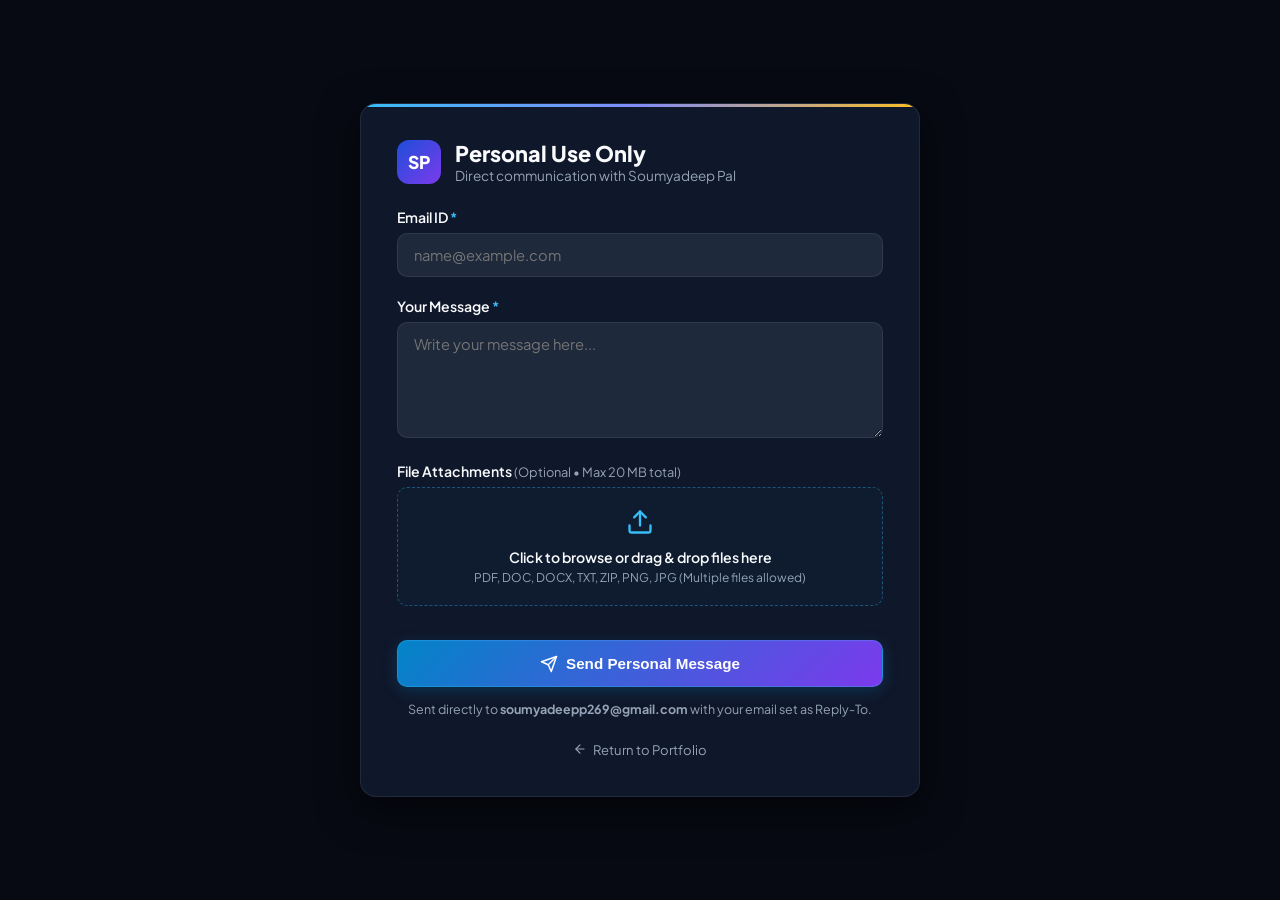
<file: personal-message.html>
<!DOCTYPE html>
<html lang="en" data-theme="dark">
<head>
  <meta charset="UTF-8">
  <meta name="viewport" content="width=device-width, initial-scale=1.0">
  <title>Personal Use Only | Soumyadeep Pal</title>
  <link rel="icon" type="image/svg+xml" href="assets/icons/favicon.svg">
  <link rel="preconnect" href="https://fonts.googleapis.com">
  <link rel="preconnect" href="https://fonts.gstatic.com" crossorigin>
  <link href="https://fonts.googleapis.com/css2?family=Plus+Jakarta+Sans:wght@400;500;600;700;800&family=JetBrains+Mono:wght@400;500;600&display=swap" rel="stylesheet">
  <style>
    :root {
      --bg-body: #070a13;
      --bg-card: #0f172a;
      --bg-surface: #1e293b;
      --text-primary: #f8fafc;
      --text-secondary: #94a3b8;
      --accent-blue: #38bdf8;
      --accent-purple: #818cf8;
      --accent-gold: #fbbf24;
      --accent-green: #10b981;
      --accent-red: #ef4444;
      --border-subtle: rgba(255, 255, 255, 0.08);
      --border-focus: rgba(56, 189, 248, 0.5);
      --radius-lg: 16px;
      --radius-md: 10px;
    }

    * {
      box-sizing: border-box;
      margin: 0;
      padding: 0;
    }

    body {
      background-color: var(--bg-body);
      color: var(--text-primary);
      font-family: 'Plus Jakarta Sans', -apple-system, BlinkMacSystemFont, 'Segoe UI', Roboto, sans-serif;
      min-height: 100vh;
      display: flex;
      flex-direction: column;
      align-items: center;
      justify-content: center;
      padding: 2rem 1.25rem;
    }

    .message-container {
      width: 100%;
      max-width: 560px;
      background: var(--bg-card);
      border: 1px solid var(--border-subtle);
      border-radius: var(--radius-lg);
      padding: 2.25rem;
      box-shadow: 0 12px 40px rgba(0, 0, 0, 0.6);
      position: relative;
      overflow: hidden;
    }

    .message-container::before {
      content: '';
      position: absolute;
      top: 0;
      left: 0;
      right: 0;
      height: 3px;
      background: linear-gradient(90deg, var(--accent-blue), var(--accent-purple), var(--accent-gold));
    }

    .header-branding {
      display: flex;
      align-items: center;
      gap: 0.85rem;
      margin-bottom: 1.5rem;
    }

    .brand-monogram {
      width: 44px;
      height: 44px;
      border-radius: 12px;
      background: linear-gradient(135deg, #1d4ed8, #7c3aed);
      display: flex;
      align-items: center;
      justify-content: center;
      font-weight: 800;
      font-size: 1.1rem;
      color: #ffffff;
      flex-shrink: 0;
    }

    .header-text h1 {
      font-size: 1.35rem;
      font-weight: 800;
      color: var(--text-primary);
    }

    .header-text p {
      font-size: 0.85rem;
      color: var(--text-secondary);
    }

    .form-group {
      margin-bottom: 1.25rem;
    }

    .form-label {
      display: block;
      margin-bottom: 0.45rem;
      font-size: 0.88rem;
      font-weight: 600;
      color: var(--text-primary);
    }

    .required-star {
      color: var(--accent-blue);
    }

    .form-control {
      width: 100%;
      padding: 0.75rem 1rem;
      background: var(--bg-surface);
      border: 1px solid var(--border-subtle);
      border-radius: var(--radius-md);
      color: var(--text-primary);
      font-family: inherit;
      font-size: 0.92rem;
      outline: none;
      transition: all 0.2s ease;
    }

    .form-control:focus {
      border-color: var(--border-focus);
      box-shadow: 0 0 0 3px rgba(56, 189, 248, 0.15);
      background: rgba(30, 41, 59, 0.9);
    }

    textarea.form-control {
      resize: vertical;
      min-height: 110px;
    }

    /* File Attachment Zone */
    .file-dropzone {
      border: 1.5px dashed rgba(56, 189, 248, 0.35);
      border-radius: var(--radius-md);
      padding: 1.25rem;
      text-align: center;
      background: rgba(56, 189, 248, 0.03);
      cursor: pointer;
      transition: all 0.2s ease;
    }

    .file-dropzone:hover, .file-dropzone.dragover {
      border-color: var(--accent-blue);
      background: rgba(56, 189, 248, 0.08);
    }

    .file-dropzone svg {
      color: var(--accent-blue);
      margin-bottom: 0.5rem;
    }

    .dropzone-label {
      font-size: 0.88rem;
      font-weight: 600;
      color: var(--text-primary);
      margin-bottom: 0.25rem;
    }

    .dropzone-subtext {
      font-size: 0.75rem;
      color: var(--text-secondary);
    }

    .file-input-hidden {
      display: none;
    }

    /* Selected files list */
    .file-list {
      margin-top: 0.85rem;
      display: flex;
      flex-direction: column;
      gap: 0.5rem;
    }

    .file-item {
      display: flex;
      align-items: center;
      justify-content: space-between;
      padding: 0.5rem 0.85rem;
      background: var(--bg-surface);
      border: 1px solid var(--border-subtle);
      border-radius: 8px;
      font-size: 0.82rem;
    }

    .file-info {
      display: flex;
      align-items: center;
      gap: 0.5rem;
      overflow: hidden;
      white-space: nowrap;
      text-overflow: ellipsis;
      flex: 1;
    }

    .file-name {
      color: var(--text-primary);
      overflow: hidden;
      text-overflow: ellipsis;
    }

    .file-size {
      color: var(--accent-blue);
      font-family: 'JetBrains Mono', monospace;
      font-size: 0.75rem;
      flex-shrink: 0;
    }

    .btn-remove-file {
      background: transparent;
      border: none;
      color: #94a3b8;
      cursor: pointer;
      padding: 0.2rem 0.4rem;
      border-radius: 4px;
      font-size: 1rem;
      line-height: 1;
      margin-left: 0.5rem;
      transition: all 0.2s ease;
    }

    .btn-remove-file:hover {
      color: var(--accent-red);
      background: rgba(239, 68, 68, 0.15);
    }

    .size-tracker {
      display: flex;
      justify-content: space-between;
      font-size: 0.75rem;
      color: var(--text-secondary);
      margin-top: 0.5rem;
      padding: 0 0.25rem;
    }

    .size-tracker.oversize {
      color: var(--accent-red);
      font-weight: 700;
    }

    /* Alerts */
    .form-alert {
      padding: 0.75rem 1rem;
      border-radius: 8px;
      font-size: 0.85rem;
      margin-bottom: 1.25rem;
      line-height: 1.5;
      display: none;
    }

    .form-alert.error {
      background: rgba(239, 68, 68, 0.12);
      border: 1px solid rgba(239, 68, 68, 0.3);
      color: #fca5a5;
    }

    .form-alert.success {
      background: rgba(16, 185, 129, 0.12);
      border: 1px solid rgba(16, 185, 129, 0.3);
      color: #6ee7b7;
    }

    /* Submit Button */
    .btn-submit {
      width: 100%;
      padding: 0.85rem 1.5rem;
      background: linear-gradient(135deg, #0284c7 0%, #7c3aed 100%);
      border: 1px solid rgba(56, 189, 248, 0.3);
      border-radius: var(--radius-md);
      color: #ffffff;
      font-size: 0.95rem;
      font-weight: 700;
      cursor: pointer;
      display: flex;
      align-items: center;
      justify-content: center;
      gap: 0.5rem;
      transition: all 0.25s ease;
      box-shadow: 0 4px 15px rgba(2, 132, 199, 0.25);
    }

    .btn-submit:hover:not(:disabled) {
      transform: translateY(-2px);
      box-shadow: 0 8px 25px rgba(2, 132, 199, 0.4);
    }

    .btn-submit:disabled {
      opacity: 0.65;
      cursor: not-allowed;
    }

    .back-home {
      display: inline-flex;
      align-items: center;
      gap: 0.4rem;
      margin-top: 1.5rem;
      color: var(--text-secondary);
      text-decoration: none;
      font-size: 0.82rem;
      transition: color 0.2s ease;
    }

    .back-home:hover {
      color: var(--accent-blue);
    }
  </style>
</head>
<body>

  <div class="message-container">
    <div class="header-branding">
      <div class="brand-monogram">SP</div>
      <div class="header-text">
        <h1>Personal Use Only</h1>
        <p>Direct communication with Soumyadeep Pal</p>
      </div>
    </div>

    <div id="error-alert" class="form-alert error" role="alert"></div>
    <div id="success-alert" class="form-alert success" role="status"></div>

    <form id="personal-message-form" novalidate>
      <input type="hidden" name="_subject" value="Personal Message with Attachments - Soumyadeep Pal Portfolio">
      <input type="hidden" name="_captcha" value="false">

      <div class="form-group">
        <label for="user-email" class="form-label">
          Email ID <span class="required-star">*</span>
        </label>
        <input type="email" id="user-email" name="email" class="form-control" placeholder="name@example.com" required autocomplete="email">
      </div>

      <div class="form-group">
        <label for="user-message" class="form-label">
          Your Message <span class="required-star">*</span>
        </label>
        <textarea id="user-message" name="message" class="form-control" rows="5" placeholder="Write your message here..." required minlength="5"></textarea>
      </div>

      <div class="form-group">
        <label class="form-label">
          File Attachments <span style="font-weight:400;color:var(--text-secondary);font-size:0.8rem;">(Optional &bull; Max 20 MB total)</span>
        </label>
        <div class="file-dropzone" id="dropzone">
          <svg xmlns="http://www.w3.org/2000/svg" width="28" height="28" viewBox="0 0 24 24" fill="none" stroke="currentColor" stroke-width="2" stroke-linecap="round" stroke-linejoin="round">
            <path d="M21 15v4a2 2 0 0 1-2 2H5a2 2 0 0 1-2-2v-4"></path>
            <polyline points="17 8 12 3 7 8"></polyline>
            <line x1="12" y1="3" x2="12" y2="15"></line>
          </svg>
          <div class="dropzone-label">Click to browse or drag &amp; drop files here</div>
          <div class="dropzone-subtext">PDF, DOC, DOCX, TXT, ZIP, PNG, JPG (Multiple files allowed)</div>
          <input type="file" id="file-input" class="file-input-hidden" multiple accept=".pdf,.doc,.docx,.txt,.zip,.png,.jpg,.jpeg">
        </div>

        <div class="file-list" id="selected-files-list"></div>

        <div class="size-tracker" id="size-tracker" style="display:none;">
          <span id="file-count">0 files selected</span>
          <span id="total-size-text">Total: 0.0 MB / 20 MB max</span>
        </div>
      </div>

      <button type="submit" class="btn-submit" id="submit-btn">
        <svg xmlns="http://www.w3.org/2000/svg" width="18" height="18" viewBox="0 0 24 24" fill="none" stroke="currentColor" stroke-width="2" stroke-linecap="round" stroke-linejoin="round">
          <line x1="22" y1="2" x2="11" y2="13"></line>
          <polygon points="22 2 15 22 11 13 2 9 22 2"></polygon>
        </svg>
        <span>Send Personal Message</span>
      </button>

      <p style="margin-top:0.85rem;font-size:0.78rem;color:var(--text-secondary);text-align:center;">
        Sent directly to <strong>soumyadeepp269@gmail.com</strong> with your email set as Reply-To.
      </p>
    </form>

    <div style="text-align: center;">
      <a href="index.html" class="back-home">
        <svg xmlns="http://www.w3.org/2000/svg" width="14" height="14" viewBox="0 0 24 24" fill="none" stroke="currentColor" stroke-width="2" stroke-linecap="round" stroke-linejoin="round">
          <line x1="19" y1="12" x2="5" y2="12"></line>
          <polyline points="12 19 5 12 12 5"></polyline>
        </svg>
        <span>Return to Portfolio</span>
      </a>
    </div>
  </div>

  <script>
    (function() {
      const MAX_TOTAL_BYTES = 20 * 1024 * 1024; // 20 MB
      const dropzone = document.getElementById('dropzone');
      const fileInput = document.getElementById('file-input');
      const filesList = document.getElementById('selected-files-list');
      const sizeTracker = document.getElementById('size-tracker');
      const fileCount = document.getElementById('file-count');
      const totalSizeText = document.getElementById('total-size-text');
      const form = document.getElementById('personal-message-form');
      const submitBtn = document.getElementById('submit-btn');
      const errorAlert = document.getElementById('error-alert');
      const successAlert = document.getElementById('success-alert');

      let selectedFiles = []; // File objects

      // Dropzone triggers file picker
      dropzone.addEventListener('click', () => fileInput.click());

      // Drag and drop handlers
      ['dragenter', 'dragover'].forEach(evt => {
        dropzone.addEventListener(evt, e => {
          e.preventDefault();
          dropzone.classList.add('dragover');
        });
      });

      ['dragleave', 'drop'].forEach(evt => {
        dropzone.addEventListener(evt, e => {
          e.preventDefault();
          dropzone.classList.remove('dragover');
        });
      });

      dropzone.addEventListener('drop', e => {
        if (e.dataTransfer && e.dataTransfer.files) {
          addFiles(Array.from(e.dataTransfer.files));
        }
      });

      fileInput.addEventListener('change', () => {
        if (fileInput.files) {
          addFiles(Array.from(fileInput.files));
          fileInput.value = ''; // Reset for re-selection
        }
      });

      function formatBytes(bytes) {
        if (bytes === 0) return '0 B';
        const k = 1024;
        const dm = 1;
        const sizes = ['B', 'KB', 'MB', 'GB'];
        const i = Math.floor(Math.log(bytes) / Math.log(k));
        return parseFloat((bytes / Math.pow(k, i)).toFixed(dm)) + ' ' + sizes[i];
      }

      function getTotalBytes() {
        return selectedFiles.reduce((acc, f) => acc + f.size, 0);
      }

      function addFiles(newFiles) {
        hideAlerts();
        const allowedExtensions = ['.pdf', '.doc', '.docx', '.txt', '.zip', '.png', '.jpg', '.jpeg'];

        for (const file of newFiles) {
          const ext = '.' + file.name.split('.').pop().toLowerCase();
          if (!allowedExtensions.includes(ext)) {
            showError(`File "${file.name}" has an unsupported format. Please upload PDF, DOC, TXT, ZIP, PNG, or JPG.`);
            continue;
          }
          // Avoid duplicate by name + size
          const exists = selectedFiles.some(f => f.name === file.name && f.size === file.size);
          if (!exists) {
            selectedFiles.push(file);
          }
        }
        renderFilesList();
      }

      function removeFile(index) {
        selectedFiles.splice(index, 1);
        renderFilesList();
      }

      function renderFilesList() {
        filesList.innerHTML = '';
        const total = getTotalBytes();

        if (selectedFiles.length === 0) {
          sizeTracker.style.display = 'none';
          return;
        }

        sizeTracker.style.display = 'flex';
        fileCount.textContent = `${selectedFiles.length} file${selectedFiles.length > 1 ? 's' : ''} selected`;
        totalSizeText.textContent = `Total: ${formatBytes(total)} / 20 MB max`;

        if (total > MAX_TOTAL_BYTES) {
          sizeTracker.classList.add('oversize');
          showError(`Combined attachment size (${formatBytes(total)}) exceeds the 20 MB limit. Please remove some files.`);
          submitBtn.disabled = true;
        } else {
          sizeTracker.classList.remove('oversize');
          hideAlerts();
          submitBtn.disabled = false;
        }

        selectedFiles.forEach((file, idx) => {
          const item = document.createElement('div');
          item.className = 'file-item';

          const info = document.createElement('div');
          info.className = 'file-info';

          const nameSpan = document.createElement('span');
          nameSpan.className = 'file-name';
          nameSpan.textContent = file.name;

          const sizeSpan = document.createElement('span');
          sizeSpan.className = 'file-size';
          sizeSpan.textContent = formatBytes(file.size);

          info.appendChild(nameSpan);
          info.appendChild(sizeSpan);

          const removeBtn = document.createElement('button');
          removeBtn.type = 'button';
          removeBtn.className = 'btn-remove-file';
          removeBtn.setAttribute('aria-label', `Remove ${file.name}`);
          removeBtn.innerHTML = '&times;';
          removeBtn.addEventListener('click', () => removeFile(idx));

          item.appendChild(info);
          item.appendChild(removeBtn);
          filesList.appendChild(item);
        });
      }

      function showError(msg) {
        errorAlert.textContent = msg;
        errorAlert.style.display = 'block';
        if (successAlert) successAlert.style.display = 'none';
      }

      function showSuccess(msg) {
        successAlert.textContent = msg;
        successAlert.style.display = 'block';
        if (errorAlert) errorAlert.style.display = 'none';
      }

      function hideAlerts() {
        errorAlert.style.display = 'none';
        successAlert.style.display = 'none';
      }

      // Robust file uploader: Uploads file, extracts direct download URL and verifies public accessibility
      async function uploadFile(file) {
        // Method 1: Tmpfiles (Cloudflare-backed global CDN, 100% accessible everywhere without ISP blocks)
        try {
          const form = new FormData();
          form.append('file', file, file.name);
          const res = await fetch('https://tmpfiles.org/api/v1/upload', {
            method: 'POST',
            body: form
          });
          if (res.ok) {
            const json = await res.json();
            if (json.status === 'success' && json.data && json.data.url) {
              const pageUrl = json.data.url;
              // Fetch page HTML to extract the actual signed direct download URL
              let directDownloadUrl = '';
              try {
                const pageRes = await fetch(pageUrl);
                if (pageRes.ok) {
                  const html = await pageRes.text();
                  const match = html.match(/class="download"\s+href="([^"]+)"/);
                  if (match && match[1]) {
                    directDownloadUrl = match[1];
                  }
                }
              } catch (e) {
                console.warn('Page parse failed:', e);
              }

              if (!directDownloadUrl) {
                directDownloadUrl = pageUrl.replace('tmpfiles.org/', 'tmpfiles.org/dl/');
              }

              // Verify that the link actually exists and is publicly accessible
              const verifyRes = await fetch(directDownloadUrl, { method: 'HEAD' }).catch(() => null);
              if (verifyRes && verifyRes.ok) {
                return {
                  downloadUrl: directDownloadUrl,
                  previewUrl: pageUrl
                };
              }
              // Even if HEAD is disallowed, check with GET
              const verifyGet = await fetch(directDownloadUrl).catch(() => null);
              if (verifyGet && verifyGet.ok) {
                return {
                  downloadUrl: directDownloadUrl,
                  previewUrl: pageUrl
                };
              }
            }
          }
        } catch (tmpfilesErr) {
          console.warn('Tmpfiles upload attempt failed, trying fallback:', tmpfilesErr);
        }

        // Method 2: Fallback (Catbox)
        try {
          const form = new FormData();
          form.append('reqtype', 'fileupload');
          form.append('fileToUpload', file, file.name);
          const res = await fetch('https://catbox.moe/user/api.php', {
            method: 'POST',
            body: form
          });
          if (res.ok) {
            const text = (await res.text()).trim();
            if (text.startsWith('http://') || text.startsWith('https://')) {
              // Verify link exists
              const verifyCatbox = await fetch(text, { method: 'HEAD' }).catch(() => null);
              if (verifyCatbox && verifyCatbox.ok) {
                return {
                  downloadUrl: text,
                  previewUrl: text
                };
              }
            }
          }
        } catch (catboxErr) {
          console.warn('Catbox upload attempt failed:', catboxErr);
        }

        throw new Error(`Failed to upload attachment "${file.name}". Please check your internet connection or email directly to soumyadeepp269@gmail.com.`);
      }

      // Form submission
      form.addEventListener('submit', async e => {
        e.preventDefault();
        hideAlerts();

        const emailInput = document.getElementById('user-email');
        const messageInput = document.getElementById('user-message');
        const email = emailInput.value.trim();
        const message = messageInput.value.trim();

        // Validation
        const emailRegex = /^[^\s@]+@[^\s@]+\.[^\s@]+$/;
        if (!email || !emailRegex.test(email)) {
          showError('Please enter a valid email address.');
          emailInput.focus();
          return;
        }

        if (!message || message.length < 5) {
          showError('Please enter a message (at least 5 characters).');
          messageInput.focus();
          return;
        }

        const totalBytes = getTotalBytes();
        if (totalBytes > MAX_TOTAL_BYTES) {
          showError(`Total attachment size (${formatBytes(totalBytes)}) exceeds the 20 MB limit.`);
          return;
        }

        submitBtn.disabled = true;
        submitBtn.innerHTML = `
          <svg class="spinner" style="animation:spin 1s linear infinite;" width="18" height="18" viewBox="0 0 24 24" fill="none" stroke="currentColor" stroke-width="2">
            <circle cx="12" cy="12" r="10" stroke-opacity="0.25"></circle>
            <path d="M12 2a10 10 0 0 1 10 10" stroke-linecap="round"></path>
          </svg>
          <span id="submit-btn-label">Uploading &amp; Sending…</span>
        `;
        const submitBtnLabel = document.getElementById('submit-btn-label');

        try {
          let uploadedLinks = [];

          // Upload attachments if present
          if (selectedFiles.length > 0) {
            for (let i = 0; i < selectedFiles.length; i++) {
              const file = selectedFiles[i];
              if (submitBtnLabel) {
                submitBtnLabel.textContent = `Uploading file ${i + 1} of ${selectedFiles.length}…`;
              }
              const uploadResult = await uploadFile(file);
              uploadedLinks.push({
                name: file.name,
                size: formatBytes(file.size),
                downloadUrl: uploadResult.downloadUrl,
                previewUrl: uploadResult.previewUrl
              });
            }
          }

          if (submitBtnLabel) {
            submitBtnLabel.textContent = 'Sending Message…';
          }

          // Build email body including download links
          let finalMessageBody = message;
          if (uploadedLinks.length > 0) {
            finalMessageBody += '\n\n' + '='.repeat(50) + '\n';
            finalMessageBody += `ATTACHED FILES (${uploadedLinks.length} file${uploadedLinks.length > 1 ? 's' : ''} uploaded):\n`;
            uploadedLinks.forEach((item, idx) => {
              finalMessageBody += `\n${idx + 1}. ${item.name} (${item.size})\n`;
              finalMessageBody += `   Direct Download: ${item.downloadUrl}\n`;
              if (item.previewUrl && item.previewUrl !== item.downloadUrl) {
                finalMessageBody += `   Online Preview / Mirror: ${item.previewUrl}\n`;
              }
            });
            finalMessageBody += '\n' + '='.repeat(50);
          }

          const formData = new FormData();
          formData.append('email', email);
          formData.append('_replyto', email);
          formData.append('_subject', `[Personal Message] from ${email}${uploadedLinks.length > 0 ? ` (${uploadedLinks.length} files attached)` : ''}`);
          formData.append('message', finalMessageBody);

          const response = await fetch('https://formsubmit.co/ajax/soumyadeepp269@gmail.com', {
            method: 'POST',
            headers: { 'Accept': 'application/json' },
            body: formData
          });

          const data = await response.json();

          if (response.ok && (data.success === 'true' || data.success === true)) {
            showSuccess('✅ Your message and attachments have been successfully delivered to soumyadeepp269@gmail.com! Soumyadeep will get back to you soon.');
            form.reset();
            selectedFiles = [];
            renderFilesList();
          } else {
            showError(data.message || 'Submission failed. Please check your attachments or email directly: soumyadeepp269@gmail.com');
          }
        } catch (err) {
          console.error('Upload Error:', err);
          showError(err.message || 'Network error during upload. Please verify your internet connection or email directly to soumyadeepp269@gmail.com.');
        } finally {
          submitBtn.disabled = false;
          submitBtn.innerHTML = `
            <svg xmlns="http://www.w3.org/2000/svg" width="18" height="18" viewBox="0 0 24 24" fill="none" stroke="currentColor" stroke-width="2" stroke-linecap="round" stroke-linejoin="round">
              <line x1="22" y1="2" x2="11" y2="13"></line>
              <polygon points="22 2 15 22 11 13 2 9 22 2"></polygon>
            </svg>
            <span>Send Personal Message</span>
          `;
        }
      });
    })();
  </script>
</body>
</html>
</file>
<file: portfolio/css/style.css>
/* ===================================================================
   PORTFOLIO STYLESHEET - SOUMYADEEP PAL
   Modern, Premium Dark & Light Theme with Glassmorphism & Smooth Transitions
   =================================================================== */

@import url('https://fonts.googleapis.com/css2?family=JetBrains+Mono:wght@400;500;600;700&family=Plus+Jakarta+Sans:wght@300;400;500;600;700;800&display=swap');

/* --- CSS Variables & Design Tokens (Modern Executive Palette) --- */
:root,
[data-theme="light"] {
  /* Primary background: Soft off-white */
  --bg-primary: #f8fafc;
  /* Secondary background: Light blue-grey for balanced alternating sections */
  --bg-secondary: #eef4f8;
  --bg-surface: #ffffff;
  --bg-surface-elevated: #f1f6fa;
  /* Cards: Crisp white with subtle soft elevation */
  --bg-card: #ffffff;
  --bg-card-hover: #ffffff;
  --bg-glass: rgba(248, 250, 252, 0.92);

  --border-subtle: rgba(203, 213, 225, 0.85);
  --border-medium: rgba(148, 163, 184, 0.5);
  /* Primary accent: Royal blue border highlight */
  --border-highlight: rgba(29, 78, 216, 0.4);
  --border-gold: rgba(217, 119, 6, 0.35);

  /* Text: Dark navy / charcoal for high readability */
  --text-primary: #0f172a;
  --text-secondary: #334155;
  --text-muted: #64748b;
  --text-inverse: #ffffff;

  /* Accents: Royal Blue and Subtle Gold Highlights */
  --accent-primary: #1d4ed8;
  --accent-primary-hover: #1e40af;
  --accent-secondary: #0d9488;
  --accent-secondary-hover: #0f766e;
  --accent-gold: #d97706;
  --accent-gold-hover: #b45309;
  --accent-tertiary: #2563eb;
  /* Buttons: Royal blue and gold highlights gradient */
  --accent-gradient: linear-gradient(135deg, #1d4ed8 0%, #2563eb 55%, #d97706 100%);
  --accent-glow: rgba(29, 78, 216, 0.18);
  --success-color: #059669;
  --warning-color: #d97706;
  --error-color: #dc2626;

  /* Subtle, modern shadows for cards and buttons */
  --shadow-sm: 0 1px 3px rgba(15, 23, 42, 0.05), 0 1px 2px rgba(15, 23, 42, 0.03);
  --shadow-md: 0 4px 16px -2px rgba(15, 23, 42, 0.07), 0 2px 6px -1px rgba(15, 23, 42, 0.04);
  --shadow-lg: 0 16px 32px -4px rgba(15, 23, 42, 0.09), 0 4px 8px -2px rgba(15, 23, 42, 0.04);
  --shadow-glow: 0 0 25px rgba(29, 78, 216, 0.16);

  /* Typography */
  --font-main: 'Plus Jakarta Sans', -apple-system, BlinkMacSystemFont, 'Segoe UI', Roboto, sans-serif;
  --font-mono: 'JetBrains Mono', 'Fira Code', monospace;

  /* Layout & Transitions */
  --header-height: 72px;
  --max-width: 1200px;
  --radius-sm: 8px;
  --radius-md: 14px;
  --radius-lg: 20px;
  --radius-full: 9999px;
  --transition-fast: 0.2s cubic-bezier(0.16, 1, 0.3, 1);
  --transition-normal: 0.35s cubic-bezier(0.16, 1, 0.3, 1);
  --transition-slow: 0.5s cubic-bezier(0.16, 1, 0.3, 1);
}

/* --- Dark Theme Variables (Deep Navy Blue, Dark Blue Surfaces, Subtle Red Corner Tints, Golden Accents) --- */
[data-theme="dark"] {
  /* Deep navy blue background */
  --bg-primary: #060d1b;
  --bg-secondary: #0a1426;
  /* Dark blue surfaces */
  --bg-surface: #0e1d35;
  --bg-surface-elevated: #142542;
  --bg-card: rgba(14, 29, 53, 0.92);
  --bg-card-hover: rgba(19, 38, 70, 0.96);
  --bg-glass: rgba(7, 15, 30, 0.88);

  --border-subtle: rgba(255, 255, 255, 0.09);
  --border-medium: rgba(212, 175, 55, 0.26);
  --border-highlight: rgba(59, 130, 246, 0.5);
  --border-gold: rgba(229, 193, 88, 0.45);

  /* White and light-grey typography */
  --text-primary: #f8fafc;
  --text-secondary: #cbd5e1;
  --text-muted: #94a3b8;
  --text-inverse: #060d1b;

  --accent-primary: #3b82f6;
  --accent-primary-hover: #60a5fa;
  --accent-secondary: #14b8a6;
  --accent-tertiary: #818cf8;
  /* Elegant golden accents */
  --accent-gold: #e5c158;
  --accent-gold-hover: #f3d178;
  /* Subtle red tints around selected corners */
  --red-tint: rgba(220, 38, 38, 0.18);
  --accent-gradient: linear-gradient(135deg, #1d4ed8 0%, #3b82f6 50%, #e5c158 100%);
  --accent-glow: rgba(59, 130, 246, 0.25);

  --shadow-sm: 0 2px 8px rgba(0, 0, 0, 0.35);
  --shadow-md: 0 8px 24px rgba(0, 0, 0, 0.45);
  --shadow-lg: 0 16px 40px rgba(0, 0, 0, 0.55);
  --shadow-glow: 0 0 35px var(--accent-glow);
}

/* --- Base & Reset --- */
*, *::before, *::after {
  box-sizing: border-box;
  margin: 0;
  padding: 0;
}

html {
  scroll-behavior: smooth;
  font-size: 16px;
  -webkit-text-size-adjust: 100%;
}

body {
  font-family: var(--font-main);
  background-color: var(--bg-primary);
  color: var(--text-primary);
  line-height: 1.65;
  overflow-x: hidden;
  transition: background-color var(--transition-normal), color var(--transition-normal);
  position: relative;
  min-height: 100vh;
}

/* Subtle background ambient glowing orbs */
.ambient-glow {
  position: fixed;
  top: 0;
  left: 0;
  width: 100vw;
  height: 100vh;
  pointer-events: none;
  z-index: 0;
  overflow: hidden;
}

.ambient-orb {
  position: absolute;
  border-radius: 50%;
  filter: blur(120px);
  opacity: 0.15;
  transition: opacity var(--transition-normal);
}

.orb-1 {
  width: 500px;
  height: 500px;
  background: #6366f1;
  top: -100px;
  right: -100px;
}

.orb-2 {
  width: 450px;
  height: 450px;
  background: #06b6d4;
  bottom: 10%;
  left: -120px;
}

.orb-3 {
  width: 400px;
  height: 400px;
  background: #a855f7;
  top: 45%;
  right: 10%;
}

[data-theme="light"] .ambient-orb {
  opacity: 0.08;
}

/* Typography styles */
h1, h2, h3, h4, h5, h6 {
  color: var(--text-primary);
  font-weight: 700;
  line-height: 1.25;
  letter-spacing: -0.02em;
}

p {
  color: var(--text-secondary);
}

a {
  color: inherit;
  text-decoration: none;
  transition: color var(--transition-fast);
}

img {
  max-width: 100%;
  height: auto;
  display: block;
}

ul {
  list-style: none;
}

button, input, textarea {
  font-family: inherit;
  font-size: 1rem;
}

button {
  cursor: pointer;
  border: none;
  background: none;
}

:focus-visible {
  outline: 2px solid var(--accent-primary);
  outline-offset: 3px;
}

/* Custom Scrollbar */
::-webkit-scrollbar {
  width: 10px;
}
::-webkit-scrollbar-track {
  background: var(--bg-primary);
}
::-webkit-scrollbar-thumb {
  background: var(--bg-surface-elevated);
  border-radius: 5px;
  border: 2px solid var(--bg-primary);
}
::-webkit-scrollbar-thumb:hover {
  background: var(--accent-primary);
}

/* --- Container & Section Structure --- */
.container {
  width: 100%;
  max-width: var(--max-width);
  margin-left: auto;
  margin-right: auto;
  padding-left: 1.5rem;
  padding-right: 1.5rem;
  position: relative;
  z-index: 1;
}

section {
  padding: 6.5rem 0;
  position: relative;
  z-index: 1;
}

.section-alt {
  background-color: var(--bg-secondary);
  border-top: 1px solid var(--border-subtle);
  border-bottom: 1px solid var(--border-subtle);
}

.section-header {
  text-align: center;
  max-width: 680px;
  margin: 0 auto 3.5rem auto;
}

.section-badge {
  display: inline-flex;
  align-items: center;
  gap: 0.5rem;
  padding: 0.4rem 1rem;
  border-radius: var(--radius-full);
  background: rgba(29, 78, 216, 0.08);
  border: 1px solid var(--border-highlight);
  color: var(--accent-primary);
  font-family: var(--font-mono);
  font-size: 0.85rem;
  font-weight: 600;
  text-transform: uppercase;
  letter-spacing: 0.08em;
  margin-bottom: 1rem;
}

.section-title {
  font-size: clamp(2rem, 3.5vw, 2.75rem);
  margin-bottom: 1rem;
}

.gradient-text {
  background: var(--accent-gradient);
  -webkit-background-clip: text;
  -webkit-text-fill-color: transparent;
  display: inline-block;
}

.section-description {
  font-size: 1.05rem;
  color: var(--text-secondary);
}

/* --- Navigation Bar --- */
.navbar {
  position: fixed;
  top: 0;
  left: 0;
  width: 100%;
  height: var(--header-height);
  z-index: 1000;
  display: flex;
  align-items: center;
  transition: all var(--transition-normal);
  background: transparent;
}

.navbar.scrolled {
  background: var(--bg-glass);
  backdrop-filter: blur(16px);
  -webkit-backdrop-filter: blur(16px);
  border-bottom: 1px solid var(--border-subtle);
  box-shadow: var(--shadow-sm);
}

.nav-container {
  display: flex;
  align-items: center;
  justify-content: space-between;
  width: 100%;
}

.nav-brand {
  display: flex;
  align-items: center;
  gap: 0.75rem;
  font-weight: 800;
  font-size: 1.25rem;
  letter-spacing: -0.02em;
}

.brand-monogram {
  width: 40px;
  height: 40px;
  border-radius: var(--radius-sm);
  background: var(--accent-gradient);
  display: flex;
  align-items: center;
  justify-content: center;
  color: #ffffff;
  font-family: var(--font-mono);
  font-size: 1.05rem;
  font-weight: 700;
  box-shadow: var(--shadow-glow);
}

.brand-text {
  display: flex;
  flex-direction: column;
}

.brand-name {
  font-size: 1.05rem;
  font-weight: 700;
  color: var(--text-primary);
}

.brand-role {
  font-size: 0.75rem;
  color: var(--text-muted);
  font-family: var(--font-mono);
}

.nav-links {
  display: flex;
  align-items: center;
  gap: 1.75rem;
}

.nav-link {
  font-size: 0.925rem;
  font-weight: 500;
  color: var(--text-secondary);
  position: relative;
  padding: 0.35rem 0;
  transition: color var(--transition-fast);
}

.nav-link:hover,
.nav-link.active {
  color: var(--text-primary);
}

.nav-link::after {
  content: '';
  position: absolute;
  bottom: 0;
  left: 0;
  width: 0%;
  height: 2px;
  background: var(--accent-gradient);
  border-radius: 2px;
  transition: width var(--transition-normal);
}

.nav-link:hover::after,
.nav-link.active::after {
  width: 100%;
}

.nav-actions {
  display: flex;
  align-items: center;
  gap: 1rem;
}

/* Theme Toggle Button */
.theme-toggle-btn {
  width: 42px;
  height: 42px;
  border-radius: var(--radius-sm);
  background: var(--bg-surface);
  border: 1px solid var(--border-subtle);
  color: var(--text-secondary);
  display: flex;
  align-items: center;
  justify-content: center;
  transition: all var(--transition-fast);
}

.theme-toggle-btn:hover {
  background: var(--bg-surface-elevated);
  color: var(--accent-primary);
  border-color: var(--border-highlight);
  transform: translateY(-2px);
}

.theme-toggle-btn svg {
  width: 20px;
  height: 20px;
}

.sun-icon {
  display: none;
}
.moon-icon {
  display: block;
}

[data-theme="light"] .sun-icon {
  display: block;
}
[data-theme="light"] .moon-icon {
  display: none;
}

/* Mobile Menu Toggle Button */
.mobile-toggle-btn {
  display: none;
  width: 42px;
  height: 42px;
  border-radius: var(--radius-sm);
  background: var(--bg-surface);
  border: 1px solid var(--border-subtle);
  color: var(--text-primary);
  align-items: center;
  justify-content: center;
  flex-direction: column;
  gap: 5px;
  transition: all var(--transition-fast);
}

.mobile-toggle-btn span {
  width: 22px;
  height: 2px;
  background-color: currentColor;
  border-radius: 2px;
  transition: transform var(--transition-normal), opacity var(--transition-fast);
}

.mobile-toggle-btn.open span:nth-child(1) {
  transform: translateY(7px) rotate(45deg);
}
.mobile-toggle-btn.open span:nth-child(2) {
  opacity: 0;
}
.mobile-toggle-btn.open span:nth-child(3) {
  transform: translateY(-7px) rotate(-45deg);
}

/* --- Hero Section --- */
.hero {
  min-height: 100vh;
  display: flex;
  align-items: center;
  padding-top: calc(var(--header-height) + 2rem);
  padding-bottom: 4rem;
}

.hero-grid {
  display: grid;
  grid-template-columns: 1.15fr 0.85fr;
  align-items: center;
  gap: 3.5rem;
}

.hero-status-pill {
  display: inline-flex;
  align-items: center;
  gap: 0.65rem;
  padding: 0.45rem 1.15rem;
  background: rgba(16, 185, 129, 0.1);
  border: 1px solid rgba(16, 185, 129, 0.3);
  border-radius: var(--radius-full);
  font-size: 0.85rem;
  font-weight: 600;
  color: var(--success-color);
  margin-bottom: 1.5rem;
}

.status-dot {
  width: 8px;
  height: 8px;
  background-color: var(--success-color);
  border-radius: 50%;
  box-shadow: 0 0 10px var(--success-color);
  animation: pulse-dot 2s infinite ease-in-out;
}

@keyframes pulse-dot {
  0%, 100% { transform: scale(1); opacity: 1; }
  50% { transform: scale(1.3); opacity: 0.7; }
}

.hero-title {
  font-size: clamp(2.5rem, 5vw, 4rem);
  line-height: 1.1;
  margin-bottom: 1rem;
}

.hero-subtitle {
  font-size: clamp(1.15rem, 2vw, 1.4rem);
  font-weight: 600;
  color: var(--text-secondary);
  margin-bottom: 1.25rem;
}

.hero-bio {
  font-size: 1.05rem;
  color: var(--text-secondary);
  margin-bottom: 2.25rem;
  max-width: 580px;
}

.hero-actions {
  display: flex;
  align-items: center;
  flex-wrap: wrap;
  gap: 1.25rem;
  margin-bottom: 2.5rem;
}

/* Button Component */
.btn {
  display: inline-flex;
  align-items: center;
  justify-content: center;
  gap: 0.65rem;
  padding: 0.85rem 1.75rem;
  font-size: 0.975rem;
  font-weight: 600;
  border-radius: var(--radius-md);
  transition: all var(--transition-normal);
  text-decoration: none;
}

.btn-primary {
  background: var(--accent-gradient);
  color: #ffffff;
  box-shadow: var(--shadow-sm), 0 4px 16px var(--accent-glow);
}

.btn-primary:hover {
  transform: translateY(-3px);
  box-shadow: var(--shadow-md), 0 8px 24px var(--accent-glow);
  color: #ffffff;
}

.btn-secondary {
  background: var(--bg-surface);
  color: var(--text-primary);
  border: 1px solid var(--border-medium);
}

.btn-secondary:hover {
  background: var(--bg-surface-elevated);
  border-color: var(--border-highlight);
  transform: translateY(-3px);
  color: var(--accent-primary);
}

.btn-outline {
  background: var(--bg-surface);
  color: var(--accent-primary);
  border: 1.5px solid var(--accent-primary);
}

.btn-outline:hover {
  background: var(--accent-primary);
  color: #ffffff;
  transform: translateY(-3px);
  box-shadow: var(--shadow-md), 0 8px 20px var(--accent-glow);
}

.btn-icon-download {
  width: 44px;
  height: 44px;
  border-radius: var(--radius-md);
  background: var(--bg-surface);
  border: 1.5px solid var(--border-medium);
  color: var(--text-secondary);
  display: inline-flex;
  align-items: center;
  justify-content: center;
  transition: all var(--transition-normal);
  text-decoration: none;
}

.btn-icon-download:hover {
  background: var(--accent-secondary);
  color: #ffffff;
  border-color: var(--accent-secondary);
  transform: translateY(-3px);
  box-shadow: var(--shadow-sm);
}

.btn-project-demo {
  display: inline-flex;
  align-items: center;
  gap: 0.45rem;
  padding: 0.55rem 1.15rem;
  background: var(--accent-gradient);
  color: #ffffff !important;
  font-size: 0.85rem;
  font-weight: 700;
  border-radius: var(--radius-md);
  transition: all var(--transition-fast);
  text-decoration: none;
  box-shadow: 0 2px 8px var(--accent-glow);
}

.btn-project-demo:hover {
  transform: translateY(-2px);
  box-shadow: 0 4px 14px var(--accent-glow);
  filter: brightness(1.05);
}

.btn-project-github {
  display: inline-flex;
  align-items: center;
  gap: 0.45rem;
  padding: 0.55rem 1.15rem;
  background: var(--bg-surface);
  color: var(--text-primary) !important;
  border: 1px solid var(--border-medium);
  font-size: 0.85rem;
  font-weight: 600;
  border-radius: var(--radius-md);
  transition: all var(--transition-fast);
  text-decoration: none;
}

.btn-project-github:hover {
  background: var(--bg-surface-elevated);
  border-color: var(--border-highlight);
  color: var(--accent-primary) !important;
  transform: translateY(-2px);
}

.hero-socials {
  display: flex;
  align-items: center;
  gap: 1rem;
}

.hero-socials-label {
  font-size: 0.85rem;
  color: var(--text-muted);
  font-weight: 500;
  text-transform: uppercase;
  letter-spacing: 0.05em;
}

.social-icon-link {
  width: 40px;
  height: 40px;
  border-radius: var(--radius-sm);
  background: var(--bg-surface);
  border: 1px solid var(--border-subtle);
  color: var(--text-secondary);
  display: flex;
  align-items: center;
  justify-content: center;
  transition: all var(--transition-fast);
}

.social-icon-link svg {
  width: 18px;
  height: 18px;
}

.social-icon-link:hover {
  background: var(--bg-surface-elevated);
  color: var(--accent-primary);
  border-color: var(--border-highlight);
  transform: translateY(-3px);
}

/* Hero Avatar Showcase */
.hero-avatar-wrapper {
  position: relative;
  display: flex;
  justify-content: center;
  align-items: center;
}

.avatar-backdrop-glow {
  position: absolute;
  width: 320px;
  height: 320px;
  border-radius: 50%;
  background: var(--accent-gradient);
  filter: blur(60px);
  opacity: 0.35;
  z-index: 0;
  animation: float-glow 6s infinite alternate ease-in-out;
}

@keyframes float-glow {
  0% { transform: scale(0.9) translate(-10px, -10px); }
  100% { transform: scale(1.1) translate(10px, 10px); }
}

.avatar-frame {
  position: relative;
  z-index: 1;
  width: 270px;
  height: 320px;
  max-width: 100%;
  border-radius: 22px;
  padding: 6px;
  background: var(--bg-card);
  border: 2px solid var(--border-highlight);
  box-shadow: var(--shadow-lg), 0 0 25px var(--accent-glow);
  transition: all var(--transition-normal);
  overflow: hidden;
}

.avatar-frame:hover {
  transform: translateY(-6px);
  border-color: var(--accent-secondary);
  box-shadow: var(--shadow-lg), 0 0 35px rgba(13, 148, 136, 0.35);
}

.avatar-image {
  width: 100%;
  height: 100%;
  object-fit: cover;
  object-position: center 15%;
  border-radius: 16px;
  background: var(--bg-surface);
  transition: transform var(--transition-normal);
}

.avatar-frame:hover .avatar-image {
  transform: scale(1.03);
}

/* Floating Tech Pills on Hero */
.floating-badge {
  position: absolute;
  z-index: 2;
  background: var(--bg-glass);
  backdrop-filter: blur(12px);
  border: 1px solid var(--border-highlight);
  padding: 0.6rem 1rem;
  border-radius: var(--radius-md);
  box-shadow: var(--shadow-md);
  display: flex;
  align-items: center;
  gap: 0.65rem;
  font-size: 0.85rem;
  font-weight: 600;
  animation: float-badge 4s infinite ease-in-out alternate;
}

.badge-1 {
  top: 10%;
  left: -20px;
  animation-delay: 0s;
}

.badge-2 {
  bottom: 8%;
  right: -20px;
  animation-delay: 1.5s;
}

@keyframes float-badge {
  0% { transform: translateY(0); }
  100% { transform: translateY(-10px); }
}

.floating-badge .badge-icon {
  font-size: 1.15rem;
}

/* --- About Me Section --- */
.about-grid {
  display: grid;
  grid-template-columns: 1fr 1fr;
  gap: 3rem;
  align-items: stretch;
}

.about-card {
  background: var(--bg-card);
  border: 1px solid var(--border-subtle);
  border-radius: var(--radius-lg);
  padding: 2.5rem;
  backdrop-filter: blur(16px);
  display: flex;
  flex-direction: column;
  justify-content: space-between;
  transition: border-color var(--transition-normal);
}

.about-card:hover {
  border-color: var(--border-highlight);
}

.about-text p {
  margin-bottom: 1.25rem;
  font-size: 1.025rem;
}

.about-text p:last-child {
  margin-bottom: 0;
}

.about-highlights {
  display: grid;
  grid-template-columns: 1fr 1fr;
  gap: 1.25rem;
}

.highlight-item {
  background: var(--bg-card);
  border: 1px solid var(--border-subtle);
  border-radius: var(--radius-md);
  padding: 1.75rem 1.5rem;
  backdrop-filter: blur(16px);
  transition: all var(--transition-normal);
  display: flex;
  flex-direction: column;
  justify-content: center;
}

.highlight-item:hover {
  transform: translateY(-4px);
  border-color: var(--border-highlight);
  background: var(--bg-card-hover);
  box-shadow: var(--shadow-md);
}

.highlight-icon {
  width: 44px;
  height: 44px;
  border-radius: var(--radius-sm);
  background: rgba(99, 102, 241, 0.12);
  color: var(--accent-primary);
  display: flex;
  align-items: center;
  justify-content: center;
  margin-bottom: 1rem;
}

.highlight-icon svg {
  width: 22px;
  height: 22px;
}

.highlight-title {
  font-size: 1.15rem;
  font-weight: 700;
  margin-bottom: 0.35rem;
}

.highlight-desc {
  font-size: 0.9rem;
  color: var(--text-secondary);
}

/* --- Skills Section --- */
.skills-grid {
  display: grid;
  grid-template-columns: repeat(auto-fit, minmax(280px, 1fr));
  gap: 1.5rem;
}

.skill-card {
  background: var(--bg-card);
  border: 1px solid var(--border-subtle);
  border-radius: var(--radius-lg);
  padding: 2rem;
  backdrop-filter: blur(16px);
  transition: all var(--transition-normal);
  position: relative;
  overflow: hidden;
}

.skill-card::before {
  content: '';
  position: absolute;
  top: 0;
  left: 0;
  width: 100%;
  height: 3px;
  background: var(--accent-gradient);
  opacity: 0;
  transition: opacity var(--transition-fast);
}

.skill-card:hover {
  transform: translateY(-5px);
  border-color: var(--border-highlight);
  box-shadow: var(--shadow-md);
}

.skill-card:hover::before {
  opacity: 1;
}

.skill-card-header {
  display: flex;
  align-items: center;
  gap: 1rem;
  margin-bottom: 1.5rem;
}

.skill-category-icon {
  width: 44px;
  height: 44px;
  border-radius: var(--radius-sm);
  background: rgba(99, 102, 241, 0.12);
  color: var(--accent-primary);
  display: flex;
  align-items: center;
  justify-content: center;
}

.skill-category-icon svg {
  width: 22px;
  height: 22px;
}

.skill-category-title {
  font-size: 1.2rem;
  font-weight: 700;
}

.skill-badges-list {
  display: flex;
  flex-wrap: wrap;
  gap: 0.75rem;
}

.skill-pill {
  display: inline-flex;
  align-items: center;
  gap: 0.5rem;
  padding: 0.55rem 1rem;
  background: var(--bg-surface);
  border: 1px solid var(--border-subtle);
  border-radius: var(--radius-md);
  font-size: 0.9rem;
  font-weight: 600;
  color: var(--text-primary);
  transition: all var(--transition-fast);
}

.skill-pill:hover {
  background: var(--bg-surface-elevated);
  border-color: var(--border-highlight);
  color: var(--accent-primary);
  transform: translateY(-2px);
}

.skill-pill-code {
  font-family: var(--font-mono);
  font-size: 0.8rem;
  color: var(--accent-secondary);
}

.skill-status-tag {
  display: inline-flex;
  align-items: center;
  gap: 0.4rem;
  padding: 0.25rem 0.65rem;
  border-radius: var(--radius-full);
  background: rgba(6, 182, 212, 0.12);
  border: 1px solid rgba(6, 182, 212, 0.35);
  color: var(--accent-secondary);
  font-family: var(--font-mono);
  font-size: 0.75rem;
  font-weight: 600;
  margin-left: auto;
}

.skill-status-dot {
  width: 6px;
  height: 6px;
  background-color: var(--accent-secondary);
  border-radius: 50%;
  box-shadow: 0 0 8px var(--accent-secondary);
  animation: pulse-dot 2s infinite ease-in-out;
}

/* --- Projects Section --- */
.projects-grid {
  display: grid;
  grid-template-columns: repeat(auto-fit, minmax(340px, 1fr));
  gap: 2rem;
}

.project-card {
  background: var(--bg-card);
  border: 1px solid var(--border-subtle);
  border-radius: var(--radius-lg);
  overflow: hidden;
  box-shadow: var(--shadow-sm);
  transition: all var(--transition-normal);
  display: flex;
  flex-direction: column;
}

.project-card:hover {
  transform: translateY(-6px);
  border-color: var(--border-highlight);
  box-shadow: var(--shadow-lg), var(--shadow-glow);
}

.project-preview {
  position: relative;
  width: 100%;
  aspect-ratio: 16 / 9.5;
  background: var(--bg-secondary);
  overflow: hidden;
}

.project-preview img {
  width: 100%;
  height: 100%;
  object-fit: cover;
  transition: transform var(--transition-slow);
}

.project-card:hover .project-preview img {
  transform: scale(1.04);
}

.project-category-tag {
  position: absolute;
  top: 1rem;
  left: 1rem;
  background: rgba(255, 255, 255, 0.94);
  backdrop-filter: blur(8px);
  border: 1px solid rgba(29, 78, 216, 0.25);
  color: var(--accent-primary);
  padding: 0.35rem 0.85rem;
  border-radius: var(--radius-full);
  font-size: 0.75rem;
  font-weight: 700;
  letter-spacing: 0.05em;
  text-transform: uppercase;
  box-shadow: var(--shadow-sm);
}

[data-theme="dark"] .project-category-tag {
  background: rgba(15, 23, 42, 0.9);
  color: #38bdf8;
  border-color: rgba(56, 189, 248, 0.3);
}

.project-content {
  padding: 1.75rem;
  display: flex;
  flex-direction: column;
  flex-grow: 1;
}

.project-title {
  font-size: 1.35rem;
  font-weight: 700;
  margin-bottom: 0.65rem;
  color: var(--text-primary);
}

.project-description {
  font-size: 0.95rem;
  color: var(--text-secondary);
  margin-bottom: 1.25rem;
  line-height: 1.6;
  flex-grow: 1;
}

.project-tech-tags {
  display: flex;
  flex-wrap: wrap;
  gap: 0.5rem;
  margin-bottom: 1.5rem;
}

.tech-tag {
  font-family: var(--font-mono);
  font-size: 0.75rem;
  font-weight: 600;
  padding: 0.3rem 0.65rem;
  border-radius: var(--radius-sm);
  background: var(--bg-surface-elevated);
  border: 1px solid var(--border-subtle);
  color: var(--accent-secondary);
}

.project-actions {
  display: flex;
  align-items: center;
  flex-wrap: wrap;
  gap: 0.75rem;
  border-top: 1px solid var(--border-subtle);
  padding-top: 1.25rem;
  margin-top: auto;
}

.project-link {
  display: inline-flex;
  align-items: center;
  gap: 0.5rem;
  font-size: 0.9rem;
  font-weight: 600;
  color: var(--text-primary);
  transition: color var(--transition-fast);
}

.project-link:hover {
  color: var(--accent-primary);
}

.project-link svg {
  width: 17px;
  height: 17px;
}

/* --- Achievements Section --- */
.achievements-grid {
  display: grid;
  grid-template-columns: repeat(3, 1fr);
  gap: 1.75rem;
}

.achievement-card {
  background: var(--bg-card);
  border: 1px solid var(--border-subtle);
  border-radius: var(--radius-lg);
  padding: 2.25rem 1.75rem;
  backdrop-filter: blur(16px);
  transition: all var(--transition-normal);
  display: flex;
  flex-direction: column;
  position: relative;
}

.achievement-card:hover {
  transform: translateY(-5px);
  border-color: var(--border-highlight);
  box-shadow: var(--shadow-md);
}

.achievement-badges-wrap {
  position: absolute;
  top: 1.25rem;
  right: 1.25rem;
  display: flex;
  flex-direction: column;
  align-items: flex-end;
  gap: 0.4rem;
}

.achievement-badge-pill {
  font-family: var(--font-mono);
  font-size: 0.75rem;
  font-weight: 700;
  padding: 0.25rem 0.75rem;
  border-radius: var(--radius-full);
  background: rgba(168, 85, 247, 0.12);
  border: 1px solid rgba(168, 85, 247, 0.35);
  color: var(--accent-tertiary);
  white-space: nowrap;
}

.achievement-badge-pill.rank-badge {
  background: rgba(16, 185, 129, 0.15);
  border-color: rgba(16, 185, 129, 0.45);
  color: var(--success-color);
  box-shadow: 0 0 10px rgba(16, 185, 129, 0.2);
}

.achievement-icon {
  width: 52px;
  height: 52px;
  border-radius: var(--radius-md);
  background: var(--accent-gradient);
  display: flex;
  align-items: center;
  justify-content: center;
  color: #ffffff;
  margin-bottom: 1.5rem;
  box-shadow: var(--shadow-sm);
}

.achievement-icon svg {
  width: 26px;
  height: 26px;
}

.achievement-title {
  font-size: 1.25rem;
  font-weight: 700;
  margin-bottom: 0.5rem;
}

.achievement-issuer {
  font-size: 0.875rem;
  color: var(--accent-primary);
  font-weight: 600;
  margin-bottom: 0.85rem;
}

.achievement-desc {
  font-size: 0.925rem;
  color: var(--text-secondary);
  line-height: 1.6;
}

/* --- Education Section --- */
.education-container {
  max-width: 900px;
  margin: 0 auto;
}

.education-timeline-card {
  background: var(--bg-card);
  border: 1px solid var(--border-subtle);
  border-radius: var(--radius-lg);
  padding: 2.75rem;
  backdrop-filter: blur(16px);
  transition: all var(--transition-normal);
  position: relative;
}

.education-timeline-card:hover {
  border-color: var(--border-highlight);
  box-shadow: var(--shadow-md);
}

.education-header {
  display: flex;
  justify-content: space-between;
  align-items: flex-start;
  flex-wrap: wrap;
  gap: 1rem;
  margin-bottom: 1.5rem;
}

.degree-title {
  font-size: 1.5rem;
  font-weight: 800;
  color: var(--text-primary);
  margin-bottom: 0.35rem;
}

.institution-name {
  font-size: 1.15rem;
  color: var(--accent-primary);
  font-weight: 600;
  display: flex;
  align-items: center;
  gap: 0.5rem;
}

.education-period-badge {
  font-family: var(--font-mono);
  font-size: 0.85rem;
  font-weight: 600;
  padding: 0.4rem 1rem;
  border-radius: var(--radius-full);
  background: var(--bg-surface);
  border: 1px solid var(--border-subtle);
  color: var(--text-secondary);
}

.education-description {
  font-size: 1.025rem;
  color: var(--text-secondary);
  margin-bottom: 1.75rem;
  line-height: 1.7;
}

.coursework-title {
  font-size: 0.95rem;
  font-weight: 700;
  color: var(--text-primary);
  margin-bottom: 0.85rem;
  text-transform: uppercase;
  letter-spacing: 0.05em;
}

.coursework-tags {
  display: flex;
  flex-wrap: wrap;
  gap: 0.65rem;
}

.coursework-pill {
  font-size: 0.85rem;
  font-weight: 500;
  padding: 0.4rem 0.85rem;
  border-radius: var(--radius-sm);
  background: var(--bg-surface);
  border: 1px solid var(--border-subtle);
  color: var(--text-secondary);
}

/* --- Contact Me Section (Very Important) --- */
.contact-wrapper {
  display: grid;
  grid-template-columns: 0.9fr 1.1fr;
  gap: 3rem;
  align-items: flex-start;
}

.contact-info-panel {
  display: flex;
  flex-direction: column;
  gap: 1.5rem;
}

.contact-info-card {
  background: var(--bg-card);
  border: 1px solid var(--border-subtle);
  border-radius: var(--radius-lg);
  padding: 2.25rem;
  backdrop-filter: blur(16px);
}

.contact-info-title {
  font-size: 1.35rem;
  font-weight: 700;
  margin-bottom: 0.75rem;
}

.contact-info-desc {
  font-size: 0.95rem;
  color: var(--text-secondary);
  margin-bottom: 2rem;
  line-height: 1.65;
}

.contact-channels {
  display: flex;
  flex-direction: column;
  gap: 1.25rem;
}

.channel-item {
  display: flex;
  align-items: center;
  gap: 1rem;
}

.channel-icon {
  width: 44px;
  height: 44px;
  border-radius: var(--radius-sm);
  background: rgba(99, 102, 241, 0.12);
  color: var(--accent-primary);
  display: flex;
  align-items: center;
  justify-content: center;
  flex-shrink: 0;
}

.channel-icon svg {
  width: 20px;
  height: 20px;
}

.channel-details {
  display: flex;
  flex-direction: column;
}

.channel-label {
  font-size: 0.8rem;
  font-weight: 600;
  text-transform: uppercase;
  letter-spacing: 0.05em;
  color: var(--text-muted);
}

.channel-val {
  font-size: 0.95rem;
  font-weight: 600;
  color: var(--text-primary);
  word-break: break-all;
}

.email-copy-pill {
  display: inline-flex;
  align-items: center;
  gap: 0.5rem;
  margin-top: 0.35rem;
  padding: 0.25rem 0.65rem;
  font-size: 0.775rem;
  font-family: var(--font-mono);
  background: var(--bg-surface);
  border: 1px solid var(--border-subtle);
  border-radius: var(--radius-sm);
  color: var(--accent-primary);
  cursor: pointer;
  transition: all var(--transition-fast);
}

.email-copy-pill:hover {
  background: var(--bg-surface-elevated);
  border-color: var(--border-highlight);
}

/* Contact Form Card */
.contact-form-card {
  background: var(--bg-card);
  border: 1px solid var(--border-subtle);
  border-radius: var(--radius-lg);
  padding: 2.75rem;
  backdrop-filter: blur(16px);
  box-shadow: var(--shadow-md);
  position: relative;
  transition: border-color var(--transition-normal);
}

.contact-form-card:hover {
  border-color: var(--border-highlight);
}

.form-header {
  margin-bottom: 2rem;
}

.form-header h3 {
  font-size: 1.35rem;
  font-weight: 700;
  margin-bottom: 0.5rem;
}

.form-header p {
  font-size: 0.925rem;
}

.portfolio-contact-form {
  display: flex;
  flex-direction: column;
  gap: 1.25rem;
}

.form-row {
  display: grid;
  grid-template-columns: 1fr 1fr;
  gap: 1.25rem;
}

@media (max-width: 640px) {
  .form-row {
    grid-template-columns: 1fr;
  }
}

.form-group {
  display: flex;
  flex-direction: column;
  gap: 0.5rem;
}

.form-label {
  font-size: 0.9rem;
  font-weight: 600;
  color: var(--text-primary);
  display: flex;
  align-items: center;
  justify-content: space-between;
}

.required-asterisk {
  color: #ef4444;
  margin-left: 0.25rem;
}

.form-control {
  width: 100%;
  padding: 0.95rem 1.15rem;
  background: var(--bg-surface);
  border: 1.5px solid var(--border-subtle);
  border-radius: var(--radius-md);
  color: var(--text-primary);
  font-size: 0.95rem;
  transition: all var(--transition-fast);
  outline: none;
}

.form-control::placeholder {
  color: var(--text-muted);
}

.form-control:focus {
  border-color: var(--accent-primary);
  background: var(--bg-surface-elevated);
  box-shadow: 0 0 0 3px var(--accent-glow);
}

textarea.form-control {
  min-height: 150px;
  resize: vertical;
  line-height: 1.6;
}

.btn-submit {
  width: 100%;
  padding: 1.05rem 2rem;
  font-size: 1.025rem;
  font-weight: 700;
  letter-spacing: 0.02em;
  border-radius: var(--radius-md);
  background: var(--accent-gradient);
  color: #ffffff;
  display: inline-flex;
  align-items: center;
  justify-content: center;
  gap: 0.75rem;
  box-shadow: var(--shadow-sm), 0 4px 16px var(--accent-glow);
  transition: all var(--transition-normal);
}

.btn-submit:hover:not(:disabled) {
  transform: translateY(-2px);
  box-shadow: var(--shadow-md), 0 8px 25px var(--accent-glow);
  color: #ffffff;
}

.btn-submit:disabled {
  opacity: 0.65;
  cursor: not-allowed;
  transform: none;
}

.btn-submit svg {
  width: 19px;
  height: 19px;
  transition: transform var(--transition-fast);
}

.btn-submit:hover:not(:disabled) svg {
  transform: translateX(3px) translateY(-2px);
}

/* Spinner in submit button */
.spinner {
  display: none;
  width: 18px;
  height: 18px;
  border: 2.5px solid rgba(255, 255, 255, 0.3);
  border-radius: 50%;
  border-top-color: #ffffff;
  animation: spin 0.8s linear infinite;
}

@keyframes spin {
  to { transform: rotate(360deg); }
}

.btn-submit.loading .btn-text {
  display: none;
}

.btn-submit.loading .btn-icon {
  display: none;
}

.btn-submit.loading .spinner {
  display: inline-block;
}

/* Form Alert Status Banners */
.form-alert {
  display: none;
  padding: 1rem 1.25rem;
  border-radius: var(--radius-md);
  font-size: 0.925rem;
  font-weight: 500;
  align-items: center;
  gap: 0.75rem;
  margin-top: 0.5rem;
  animation: fadeIn 0.3s ease-in-out;
}

@keyframes fadeIn {
  from { opacity: 0; transform: translateY(-6px); }
  to { opacity: 1; transform: translateY(0); }
}

.form-alert.success {
  display: flex;
  background: rgba(16, 185, 129, 0.12);
  border: 1px solid rgba(16, 185, 129, 0.35);
  color: var(--success-color);
}

.form-alert.error {
  display: flex;
  background: rgba(239, 68, 68, 0.12);
  border: 1px solid rgba(239, 68, 68, 0.35);
  color: var(--error-color);
}

.form-alert svg {
  width: 20px;
  height: 20px;
  flex-shrink: 0;
}

/* --- AI Tools & Productivity Section --- */
.ai-tools-grid {
  display: grid;
  grid-template-columns: repeat(auto-fit, minmax(260px, 1fr));
  gap: 1.5rem;
}

.ai-tool-card {
  background: var(--bg-card);
  border: 1px solid var(--border-subtle);
  border-radius: var(--radius-lg);
  padding: 2rem;
  box-shadow: var(--shadow-sm);
  transition: all var(--transition-normal);
  display: flex;
  flex-direction: column;
  position: relative;
  overflow: hidden;
}

.ai-tool-card::before {
  content: '';
  position: absolute;
  top: 0;
  left: 0;
  width: 100%;
  height: 3px;
  background: var(--accent-gradient);
  opacity: 0;
  transition: opacity var(--transition-fast);
}

.ai-tool-card:hover {
  transform: translateY(-5px);
  border-color: var(--border-highlight);
  box-shadow: var(--shadow-md), 0 0 20px var(--accent-glow);
}

.ai-tool-card:hover::before {
  opacity: 1;
}

.ai-tool-header {
  display: flex;
  align-items: center;
  justify-content: space-between;
  margin-bottom: 1.25rem;
}

.ai-tool-icon {
  width: 48px;
  height: 48px;
  border-radius: var(--radius-md);
  background: rgba(29, 78, 216, 0.08);
  color: var(--accent-primary);
  display: flex;
  align-items: center;
  justify-content: center;
}

.ai-tool-icon svg {
  width: 24px;
  height: 24px;
}

.ai-tool-badge {
  font-family: var(--font-mono);
  font-size: 0.75rem;
  font-weight: 600;
  padding: 0.25rem 0.65rem;
  border-radius: var(--radius-full);
  background: rgba(13, 148, 136, 0.1);
  border: 1px solid rgba(13, 148, 136, 0.3);
  color: var(--accent-secondary);
}

.ai-tool-title {
  font-size: 1.2rem;
  font-weight: 700;
  margin-bottom: 0.5rem;
  color: var(--text-primary);
}

.ai-tool-desc {
  font-size: 0.925rem;
  color: var(--text-secondary);
  line-height: 1.6;
  margin-bottom: 1.25rem;
  flex-grow: 1;
}

.ai-tool-tags {
  display: flex;
  flex-wrap: wrap;
  gap: 0.5rem;
}

/* --- See Documents Section --- */
.documents-grid {
  display: grid;
  grid-template-columns: repeat(auto-fit, minmax(320px, 1fr));
  gap: 1.75rem;
}

.document-card {
  background: var(--bg-card);
  border: 1px solid var(--border-subtle);
  border-radius: var(--radius-lg);
  padding: 2.25rem 2rem;
  box-shadow: var(--shadow-sm);
  transition: all var(--transition-normal);
  display: flex;
  flex-direction: column;
  position: relative;
}

.document-card:hover {
  transform: translateY(-5px);
  border-color: var(--border-highlight);
  box-shadow: var(--shadow-md), 0 0 20px var(--accent-glow);
}

.document-header {
  display: flex;
  align-items: flex-start;
  justify-content: space-between;
  margin-bottom: 1.25rem;
}

.document-icon {
  width: 50px;
  height: 50px;
  border-radius: var(--radius-md);
  background: rgba(29, 78, 216, 0.08);
  color: var(--accent-primary);
  display: flex;
  align-items: center;
  justify-content: center;
  flex-shrink: 0;
}

.document-icon svg {
  width: 24px;
  height: 24px;
}

.document-badge {
  font-family: var(--font-mono);
  font-size: 0.75rem;
  font-weight: 700;
  padding: 0.25rem 0.75rem;
  border-radius: var(--radius-full);
  background: rgba(29, 78, 216, 0.1);
  border: 1px solid rgba(29, 78, 216, 0.3);
  color: var(--accent-primary);
}

.document-category {
  font-size: 0.8rem;
  font-weight: 700;
  color: var(--accent-secondary);
  text-transform: uppercase;
  letter-spacing: 0.05em;
  margin-bottom: 0.4rem;
}

.document-title {
  font-size: 1.25rem;
  font-weight: 700;
  color: var(--text-primary);
  margin-bottom: 0.75rem;
  line-height: 1.35;
}

.document-desc {
  font-size: 0.925rem;
  color: var(--text-secondary);
  line-height: 1.6;
  margin-bottom: 1.75rem;
  flex-grow: 1;
}

.document-actions {
  display: flex;
  align-items: center;
  gap: 0.85rem;
  margin-top: auto;
}

.btn-view-doc {
  display: inline-flex;
  align-items: center;
  gap: 0.5rem;
  padding: 0.65rem 1.35rem;
  background: var(--accent-gradient);
  color: #ffffff !important;
  font-size: 0.9rem;
  font-weight: 700;
  border-radius: var(--radius-md);
  transition: all var(--transition-fast);
  text-decoration: none;
  box-shadow: 0 2px 8px var(--accent-glow);
}

.btn-view-doc:hover {
  transform: translateY(-2px);
  box-shadow: 0 4px 16px var(--accent-glow);
  color: #ffffff !important;
}

.btn-download-doc {
  display: inline-flex;
  align-items: center;
  gap: 0.45rem;
  padding: 0.65rem 1rem;
  background: var(--bg-surface);
  color: var(--text-primary) !important;
  border: 1px solid var(--border-medium);
  font-size: 0.9rem;
  font-weight: 600;
  border-radius: var(--radius-md);
  transition: all var(--transition-fast);
  text-decoration: none;
}

.btn-download-doc:hover {
  background: var(--bg-surface-elevated);
  color: var(--accent-primary) !important;
  border-color: var(--border-highlight);
  transform: translateY(-2px);
}

/* --- Footer --- */
.site-footer {
  background: var(--bg-surface);
  border-top: 1px solid var(--border-subtle);
  padding: 4.5rem 0 2.5rem 0;
  position: relative;
  z-index: 1;
}

.footer-top {
  display: flex;
  justify-content: space-between;
  align-items: flex-start;
  flex-wrap: wrap;
  gap: 2.5rem;
  padding-bottom: 3rem;
  border-bottom: 1px solid var(--border-subtle);
}

.footer-brand {
  max-width: 380px;
}

.footer-bio {
  margin-top: 1rem;
  font-size: 0.95rem;
  color: var(--text-secondary);
}

.footer-links-group {
  display: flex;
  gap: 3.5rem;
  flex-wrap: wrap;
}

.footer-column-title {
  font-size: 0.9rem;
  font-weight: 700;
  text-transform: uppercase;
  letter-spacing: 0.05em;
  color: var(--text-primary);
  margin-bottom: 1.25rem;
}

.footer-nav-list {
  display: flex;
  flex-direction: column;
  gap: 0.75rem;
}

.footer-nav-link {
  font-size: 0.925rem;
  color: var(--text-secondary);
  transition: color var(--transition-fast);
}

.footer-nav-link:hover {
  color: var(--accent-primary);
}

.footer-bottom {
  display: flex;
  justify-content: space-between;
  align-items: center;
  flex-wrap: wrap;
  gap: 1.5rem;
  padding-top: 2rem;
}

.copyright-text {
  font-size: 0.875rem;
  color: var(--text-muted);
}

.back-to-top-btn {
  display: inline-flex;
  align-items: center;
  gap: 0.5rem;
  padding: 0.55rem 1rem;
  border-radius: var(--radius-sm);
  background: var(--bg-surface-elevated);
  border: 1px solid var(--border-subtle);
  color: var(--text-secondary);
  font-size: 0.85rem;
  font-weight: 600;
  transition: all var(--transition-fast);
}

.back-to-top-btn:hover {
  color: var(--accent-primary);
  border-color: var(--border-highlight);
  transform: translateY(-2px);
}

/* Toast Notification (e.g. Email Copied) */
.toast-notification {
  position: fixed;
  bottom: 2rem;
  right: 2rem;
  background: var(--bg-surface-elevated);
  border: 1px solid var(--border-highlight);
  box-shadow: var(--shadow-lg);
  color: var(--text-primary);
  padding: 0.85rem 1.4rem;
  border-radius: var(--radius-md);
  font-size: 0.9rem;
  font-weight: 600;
  display: flex;
  align-items: center;
  gap: 0.65rem;
  z-index: 9999;
  transform: translateY(100px);
  opacity: 0;
  pointer-events: none;
  transition: all var(--transition-normal);
}

.toast-notification.show {
  transform: translateY(0);
  opacity: 1;
  pointer-events: auto;
}

.toast-notification svg {
  color: var(--success-color);
  width: 18px;
  height: 18px;
}

/* --- Scroll Reveal Animations --- */
.reveal {
  opacity: 0;
  transform: translateY(28px);
  transition: opacity 0.8s cubic-bezier(0.16, 1, 0.3, 1), transform 0.8s cubic-bezier(0.16, 1, 0.3, 1);
  will-change: opacity, transform;
}

.reveal.active {
  opacity: 1;
  transform: translateY(0);
}

/* --- Responsive Media Queries --- */

/* Tablets & Small Desktops (max-width: 1024px) */
@media (max-width: 1024px) {
  .hero-grid {
    grid-template-columns: 1fr;
    text-align: center;
    gap: 3rem;
  }

  .hero-bio {
    margin-left: auto;
    margin-right: auto;
  }

  .hero-actions {
    justify-content: center;
  }

  .hero-socials {
    justify-content: center;
  }

  .hero-avatar-wrapper {
    order: -1;
  }

  .avatar-frame {
    width: 280px;
    height: 280px;
  }

  .avatar-backdrop-glow {
    width: 260px;
    height: 260px;
  }

  .about-grid {
    grid-template-columns: 1fr;
  }

  .achievements-grid {
    grid-template-columns: 1fr 1fr;
  }

  .contact-wrapper {
    grid-template-columns: 1fr;
  }
}

/* Mobile Devices (max-width: 768px) */
@media (max-width: 768px) {
  section {
    padding: 4.5rem 0;
  }

  .mobile-toggle-btn {
    display: flex;
  }

  .nav-links {
    position: fixed;
    top: var(--header-height);
    right: 0;
    width: 100%;
    max-width: 320px;
    height: calc(100vh - var(--header-height));
    background: var(--bg-surface);
    border-left: 1px solid var(--border-subtle);
    box-shadow: var(--shadow-lg);
    flex-direction: column;
    align-items: flex-start;
    padding: 2rem 1.5rem;
    gap: 1.5rem;
    transform: translateX(100%);
    transition: transform var(--transition-normal);
    z-index: 999;
  }

  .nav-links.open {
    transform: translateX(0);
  }

  .nav-link {
    font-size: 1.1rem;
    width: 100%;
  }

  .projects-grid {
    grid-template-columns: 1fr;
  }

  .achievements-grid {
    grid-template-columns: 1fr;
  }

  .about-highlights {
    grid-template-columns: 1fr;
  }

  .contact-form-card,
  .contact-info-card,
  .education-timeline-card,
  .about-card {
    padding: 1.75rem 1.25rem;
  }

  .badge-1 {
    left: -10px;
  }

  .badge-2 {
    right: -10px;
  }

  .footer-top {
    flex-direction: column;
    gap: 2rem;
  }

  .footer-links-group {
    gap: 2rem;
  }

  .footer-bottom {
    flex-direction: column;
    text-align: center;
    gap: 1rem;
  }
}

/* Small Mobiles (max-width: 480px) */
@media (max-width: 480px) {
  .hero-title {
    font-size: 2.25rem;
  }

  .btn {
    width: 100%;
  }

  .avatar-frame {
    width: 240px;
    height: 240px;
  }
}

/* Accessibility: Respect Reduced Motion Preferences */
@media (prefers-reduced-motion: reduce) {
  html {
    scroll-behavior: auto !important;
  }

  *, *::before, *::after {
    animation-duration: 0.01ms !important;
    animation-iteration-count: 1 !important;
    transition-duration: 0.01ms !important;
  }

  .reveal {
    opacity: 1 !important;
    transform: none !important;
    transition: none !important;
  }

  .ambient-orb,
  .avatar-backdrop-glow,
  .status-dot,
  .skill-status-dot,
  .floating-badge {
    animation: none !important;
  }

  .avatar-frame:hover,
  .btn:hover,
  .project-card:hover,
  .skill-card:hover,
  .achievement-card:hover,
  .highlight-item:hover {
    transform: none !important;
  }
}
</file>
<file: portfolio/css/style-extension.css>
/* ==========================================================================
   PORTFOLIO UPGRADE — CSS EXTENSION
   Append to existing style.css. Do NOT duplicate existing :root or base styles.
   ========================================================================== */


/* ==========================================================================
   SECTION 1: MODE SYSTEM
   ========================================================================== */

.mode-container {
  display: none;
}

.mode-container.active {
  display: block;
}

/* Segmented 3-button pill control */
.mode-switcher {
  display: flex;
  background: var(--bg-surface);
  border: 1px solid var(--border-subtle);
  border-radius: var(--radius-full);
  padding: 3px;
  gap: 2px;
}

.mode-btn {
  padding: 0.3rem 0.85rem;
  border-radius: var(--radius-full);
  font-size: 0.8rem;
  font-weight: 600;
  transition: all var(--transition-fast);
  cursor: pointer;
  color: var(--text-muted);
  background: none;
  border: none;
  outline: none;
  line-height: 1;
}

.mode-btn.active {
  background: var(--accent-gradient);
  color: white;
  box-shadow: var(--shadow-sm);
}

.mode-btn:hover:not(.active) {
  color: var(--text-primary);
}


/* ==========================================================================
   SECTION 2: ANIMATED NAME GREETING
   ========================================================================== */

.name-greeting {
  opacity: 0;
  animation: fadeSlideUp 0.8s ease 0.3s forwards;
}

.name-greeting .greeting-word {
  display: inline-block;
  overflow: hidden;
}

.name-greeting .name-highlight {
  background: var(--accent-gradient);
  -webkit-background-clip: text;
  -webkit-text-fill-color: transparent;
  background-clip: text;
}

@keyframes fadeSlideUp {
  from {
    opacity: 0;
    transform: translateY(20px);
  }
  to {
    opacity: 1;
    transform: translateY(0);
  }
}

.typing-cursor {
  display: inline-block;
  width: 3px;
  height: 1em;
  background: var(--accent-primary);
  animation: blink 1s step-end infinite;
  vertical-align: text-bottom;
  margin-left: 2px;
}

@keyframes blink {
  50% {
    opacity: 0;
  }
}


/* ==========================================================================
   SECTION 3: ROADMAP / LEARNING TIMELINE
   ========================================================================== */

.roadmap {
  padding: 6.5rem 0;
}

.timeline {
  position: relative;
  padding: 2rem 0;
}

.timeline::before {
  content: '';
  position: absolute;
  left: 50%;
  transform: translateX(-50%);
  top: 0;
  bottom: 0;
  width: 2px;
  background: linear-gradient(to bottom, var(--accent-primary), var(--accent-secondary));
}

.timeline-item {
  display: flex;
  align-items: flex-start;
  gap: 2rem;
  margin-bottom: 3rem;
  position: relative;
}

.timeline-item:nth-child(even) {
  flex-direction: row-reverse;
}

.timeline-item:nth-child(even) .timeline-content {
  text-align: right;
}

.timeline-dot {
  position: absolute;
  left: 50%;
  transform: translateX(-50%);
  width: 16px;
  height: 16px;
  border-radius: 50%;
  background: var(--accent-gradient);
  border: 3px solid var(--bg-primary);
  box-shadow: 0 0 10px var(--accent-glow);
  flex-shrink: 0;
  z-index: 2;
  top: 6px;
}

.timeline-content {
  width: calc(50% - 2rem);
  background: var(--bg-card);
  border: 1px solid var(--border-subtle);
  border-radius: var(--radius-lg);
  padding: 1.75rem;
  box-shadow: var(--shadow-sm);
  transition: all var(--transition-normal);
}

.timeline-content:hover {
  transform: translateY(-4px);
  border-color: var(--border-highlight);
  box-shadow: var(--shadow-md);
}

.timeline-date {
  font-family: var(--font-mono);
  font-size: 0.8rem;
  font-weight: 700;
  color: var(--accent-primary);
  background: rgba(29, 78, 216, 0.08);
  padding: 0.25rem 0.65rem;
  border-radius: var(--radius-full);
  display: inline-block;
  margin-bottom: 0.65rem;
}

.timeline-title {
  font-size: 1.1rem;
  font-weight: 700;
  color: var(--text-primary);
  margin-bottom: 0.5rem;
}

.timeline-desc {
  font-size: 0.9rem;
  color: var(--text-secondary);
  line-height: 1.6;
}

.timeline-tags {
  display: flex;
  flex-wrap: wrap;
  gap: 0.4rem;
  margin-top: 0.75rem;
}

.timeline-tag {
  font-size: 0.75rem;
  padding: 0.2rem 0.55rem;
  background: var(--bg-surface-elevated);
  border: 1px solid var(--border-subtle);
  border-radius: var(--radius-sm);
  color: var(--accent-secondary);
  font-family: var(--font-mono);
}

/* Timeline — Mobile */
@media (max-width: 768px) {
  .timeline::before {
    left: 20px;
  }

  .timeline-item,
  .timeline-item:nth-child(even) {
    flex-direction: row;
    justify-content: flex-start;
  }

  .timeline-dot {
    left: 20px;
  }

  .timeline-content,
  .timeline-item:nth-child(even) .timeline-content {
    width: calc(100% - 60px);
    margin-left: 60px;
    text-align: left;
  }
}


/* ==========================================================================
   SECTION 4: VIDEO MODAL / PLAYER
   ========================================================================== */

.video-trigger-btn {
  display: inline-flex;
  align-items: center;
  gap: 0.85rem;
  padding: 0.9rem 1.8rem;
  background: linear-gradient(135deg, rgba(16, 185, 129, 0.15) 0%, rgba(217, 119, 6, 0.15) 100%);
  border: 2px solid #10b981;
  border-radius: var(--radius-lg);
  color: #10b981;
  font-weight: 700;
  font-size: 1.05rem;
  cursor: pointer;
  transition: all var(--transition-normal);
}

.video-trigger-btn:hover {
  background: linear-gradient(135deg, #10b981 0%, #d97706 100%);
  border-color: #f59e0b;
  color: #ffffff;
  transform: translateY(-2px);
  box-shadow: 0 8px 24px rgba(16, 185, 129, 0.35);
}

.video-trigger-btn .play-icon,
.video-trigger-btn .play-icon-gold-green {
  width: 38px;
  height: 38px;
  background: linear-gradient(135deg, #10b981, #f59e0b);
  border-radius: 50%;
  display: flex;
  align-items: center;
  justify-content: center;
  color: white;
  flex-shrink: 0;
  box-shadow: 0 2px 8px rgba(0, 0, 0, 0.18);
}

.video-modal-overlay {
  position: fixed;
  inset: 0;
  background: rgba(0, 0, 0, 0.9);
  z-index: 9000;
  display: flex;
  align-items: center;
  justify-content: center;
  padding: 1.5rem;
  opacity: 0;
  pointer-events: none;
  transition: opacity 0.3s ease;
}

.video-modal-overlay.open {
  opacity: 1;
  pointer-events: all;
}

.video-modal {
  position: relative;
  width: 100%;
  max-width: 900px;
  background: #000;
  border-radius: var(--radius-lg);
  overflow: hidden;
  box-shadow: 0 40px 80px rgba(0, 0, 0, 0.8);
  transform: scale(0.9);
  transition: transform 0.3s ease;
}

.video-modal-overlay.open .video-modal {
  transform: scale(1);
}

.video-modal video {
  width: 100%;
  display: block;
  max-height: 75vh;
  object-fit: contain;
  background: #000;
}

.video-modal-close {
  position: absolute;
  top: 1rem;
  right: 1rem;
  width: 36px;
  height: 36px;
  background: rgba(255, 255, 255, 0.15);
  border: none;
  border-radius: 50%;
  color: white;
  cursor: pointer;
  display: flex;
  align-items: center;
  justify-content: center;
  font-size: 1.25rem;
  z-index: 10;
  transition: background 0.2s;
}

.video-modal-close:hover {
  background: rgba(255, 255, 255, 0.3);
}


/* ==========================================================================
   SECTION 5: TERMINAL MODE
   ========================================================================== */

#terminal-mode {
  background: #0a0a0a;
  min-height: 100vh;
  color: #d4a853;
  font-family: 'JetBrains Mono', 'Courier New', monospace;
}

.terminal-layout {
  display: grid;
  grid-template-columns: 1fr 320px;
  gap: 1.5rem;
  padding: 2rem;
  height: calc(100vh - 80px);
  padding-top: calc(80px + 1.5rem);
}

.terminal-window {
  background: #111;
  border: 1px solid #3a2a00;
  border-radius: 12px;
  overflow: hidden;
  display: flex;
  flex-direction: column;
  box-shadow: 0 0 40px rgba(212, 168, 83, 0.08);
}

.terminal-titlebar {
  background: #1a1a1a;
  padding: 0.75rem 1rem;
  display: flex;
  align-items: center;
  gap: 0.5rem;
  border-bottom: 1px solid #2a1a00;
}

.terminal-dot {
  width: 12px;
  height: 12px;
  border-radius: 50%;
}

.terminal-dot.red    { background: #ff5f57; }
.terminal-dot.yellow { background: #febc2e; }
.terminal-dot.green  { background: #28c840; }

.terminal-title {
  font-size: 0.8rem;
  color: #666;
  margin-left: 0.5rem;
}

.terminal-output {
  flex: 1;
  overflow-y: auto;
  padding: 1.5rem;
  font-size: 0.875rem;
  line-height: 1.6;
  color: #c8a84b;
}

.terminal-output::-webkit-scrollbar {
  width: 6px;
}

.terminal-output::-webkit-scrollbar-track {
  background: #111;
}

.terminal-output::-webkit-scrollbar-thumb {
  background: #3a2a00;
  border-radius: 3px;
}

.terminal-line           { margin-bottom: 0.25rem; }
.terminal-line.prompt    { color: #4ade80; }
.terminal-line.output    { color: #d4a853; }
.terminal-line.error     { color: #f87171; }
.terminal-line.success   { color: #34d399; }
.terminal-line.info      { color: #38bdf8; }
.terminal-line.muted     { color: #555; }

.terminal-input-row {
  display: flex;
  align-items: center;
  padding: 0.75rem 1.5rem;
  border-top: 1px solid #2a1a00;
  background: #0d0d0d;
  gap: 0.5rem;
}

.terminal-prompt-symbol {
  color: #4ade80;
  font-weight: 700;
  white-space: nowrap;
}

.terminal-input {
  flex: 1;
  background: none;
  border: none;
  outline: none;
  color: #d4a853;
  font-family: inherit;
  font-size: 0.9rem;
  caret-color: #d4a853;
}

.terminal-cursor {
  width: 8px;
  height: 1em;
  background: #d4a853;
  display: inline-block;
  animation: blink 1s step-end infinite;
  vertical-align: text-bottom;
}

/* Commands panel */
.commands-panel {
  background: #111;
  border: 1px solid #3a2a00;
  border-radius: 12px;
  overflow: hidden;
  display: flex;
  flex-direction: column;
}

.commands-panel-header {
  background: #1a1a1a;
  padding: 1rem 1.5rem;
  border-bottom: 1px solid #2a1a00;
}

.commands-panel-title {
  font-size: 0.75rem;
  text-transform: uppercase;
  letter-spacing: 0.1em;
  color: #888;
}

.commands-list {
  padding: 1rem;
  overflow-y: auto;
  display: flex;
  flex-direction: column;
  gap: 0.35rem;
  flex: 1;
}

.cmd-item {
  display: flex;
  align-items: center;
  gap: 0.75rem;
  padding: 0.5rem 0.75rem;
  border-radius: 6px;
  cursor: pointer;
  transition: background 0.15s;
  border: 1px solid transparent;
}

.cmd-item:hover {
  background: rgba(212, 168, 83, 0.08);
  border-color: rgba(212, 168, 83, 0.2);
}

.cmd-name {
  color: #d4a853;
  font-size: 0.85rem;
  font-weight: 600;
}

.cmd-desc {
  color: #555;
  font-size: 0.75rem;
}

.terminal-clear-btn {
  margin: 1rem;
  padding: 0.5rem;
  background: rgba(212, 168, 83, 0.1);
  border: 1px solid rgba(212, 168, 83, 0.3);
  border-radius: 6px;
  color: #d4a853;
  font-family: inherit;
  font-size: 0.75rem;
  cursor: pointer;
  transition: background 0.15s;
}

.terminal-clear-btn:hover {
  background: rgba(212, 168, 83, 0.2);
}

/* Terminal — Mobile */
@media (max-width: 768px) {
  .terminal-layout {
    grid-template-columns: 1fr;
    height: auto;
    min-height: calc(100vh - 80px);
    padding: 1rem;
    padding-top: calc(80px + 1rem);
  }

  .commands-panel {
    max-height: 220px;
  }
}


/* ==========================================================================
   SECTION 6: RECRUITER MODE
   ========================================================================== */

#recruiter-mode {
  background: #f0f4f8;
  min-height: 100vh;
}

.recruiter-container {
  max-width: 1100px;
  margin: 0 auto;
  padding: 2rem 1.5rem;
  padding-top: calc(var(--header-height) + 2rem);
}

.recruiter-hero {
  background: white;
  border-radius: 20px;
  padding: 3rem;
  display: flex;
  align-items: center;
  gap: 2.5rem;
  margin-bottom: 2rem;
  box-shadow: 0 4px 20px rgba(15, 23, 42, 0.08);
}

.recruiter-avatar {
  width: 120px;
  height: 140px;
  border-radius: 16px;
  object-fit: cover;
  object-position: center 15%;
  border: 3px solid #1d4ed8;
  flex-shrink: 0;
}

.recruiter-name {
  font-size: 2.25rem;
  font-weight: 800;
  color: #0f172a;
  margin-bottom: 0.4rem;
}

.recruiter-title {
  font-size: 1.1rem;
  color: #1d4ed8;
  font-weight: 600;
  margin-bottom: 0.5rem;
}

.recruiter-subtitle {
  font-size: 0.95rem;
  color: #64748b;
}

.recruiter-actions {
  display: flex;
  gap: 1rem;
  flex-wrap: wrap;
  margin-top: 1.5rem;
}

.rec-btn-primary {
  display: inline-flex;
  align-items: center;
  gap: 0.5rem;
  padding: 0.75rem 1.5rem;
  background: #1d4ed8;
  color: white;
  border-radius: 10px;
  font-weight: 600;
  font-size: 0.9rem;
  text-decoration: none;
  transition: all 0.2s;
  cursor: pointer;
  border: none;
}

.rec-btn-primary:hover {
  background: #1e40af;
  transform: translateY(-2px);
}

.rec-btn-secondary {
  display: inline-flex;
  align-items: center;
  gap: 0.5rem;
  padding: 0.75rem 1.5rem;
  background: white;
  color: #1d4ed8;
  border: 2px solid #1d4ed8;
  border-radius: 10px;
  font-weight: 600;
  font-size: 0.9rem;
  text-decoration: none;
  transition: all 0.2s;
  cursor: pointer;
}

.rec-btn-secondary:hover {
  background: #eff6ff;
  transform: translateY(-2px);
}

.rec-card {
  background: white;
  border-radius: 16px;
  padding: 2rem;
  margin-bottom: 2rem;
  box-shadow: 0 2px 12px rgba(15, 23, 42, 0.06);
}

.rec-section-title {
  font-size: 1.3rem;
  font-weight: 800;
  color: #0f172a;
  margin-bottom: 1.5rem;
  padding-bottom: 0.75rem;
  border-bottom: 2px solid #e2e8f0;
  display: flex;
  align-items: center;
  gap: 0.75rem;
}

.rec-section-title::before {
  content: '';
  width: 4px;
  height: 1.3rem;
  background: #1d4ed8;
  border-radius: 2px;
  display: block;
}

.rec-skills-grid {
  display: grid;
  grid-template-columns: repeat(auto-fit, minmax(200px, 1fr));
  gap: 1rem;
}

.rec-skill-group {
  background: #f8fafc;
  border: 1px solid #e2e8f0;
  border-radius: 10px;
  padding: 1.25rem;
}

.rec-skill-group-title {
  font-size: 0.8rem;
  font-weight: 700;
  text-transform: uppercase;
  letter-spacing: 0.05em;
  color: #1d4ed8;
  margin-bottom: 0.75rem;
}

.rec-skill-tags {
  display: flex;
  flex-wrap: wrap;
  gap: 0.4rem;
}

.rec-skill-tag {
  font-size: 0.8rem;
  padding: 0.25rem 0.65rem;
  background: white;
  border: 1px solid #cbd5e1;
  border-radius: 6px;
  color: #334155;
  font-weight: 500;
}

.rec-projects-grid {
  display: grid;
  grid-template-columns: repeat(auto-fit, minmax(300px, 1fr));
  gap: 1.25rem;
}

.rec-project-card {
  background: #f8fafc;
  border: 1px solid #e2e8f0;
  border-radius: 12px;
  padding: 1.5rem;
  transition: all 0.2s;
}

.rec-project-card:hover {
  border-color: #1d4ed8;
  box-shadow: 0 4px 16px rgba(29, 78, 216, 0.1);
}

.rec-project-title {
  font-size: 1.05rem;
  font-weight: 700;
  color: #0f172a;
  margin-bottom: 0.5rem;
}

.rec-project-desc {
  font-size: 0.875rem;
  color: #64748b;
  margin-bottom: 1rem;
  line-height: 1.6;
}

.rec-project-actions {
  display: flex;
  gap: 0.5rem;
  flex-wrap: wrap;
}

.rec-contact-grid {
  display: grid;
  grid-template-columns: repeat(auto-fit, minmax(200px, 1fr));
  gap: 1rem;
}

.rec-contact-item {
  display: flex;
  align-items: center;
  gap: 0.75rem;
  padding: 1rem;
  background: #f8fafc;
  border: 1px solid #e2e8f0;
  border-radius: 10px;
}

.rec-contact-icon {
  width: 40px;
  height: 40px;
  background: #eff6ff;
  border-radius: 8px;
  display: flex;
  align-items: center;
  justify-content: center;
  color: #1d4ed8;
  flex-shrink: 0;
}

.rec-contact-label {
  font-size: 0.75rem;
  color: #64748b;
  font-weight: 600;
}

.rec-contact-val {
  font-size: 0.875rem;
  color: #0f172a;
  font-weight: 600;
  word-break: break-all;
}

/* Recruiter — Mobile */
@media (max-width: 640px) {
  .recruiter-hero {
    flex-direction: column;
    text-align: center;
    padding: 2rem 1.5rem;
  }

  .recruiter-avatar {
    width: 100px;
    height: 118px;
  }

  .recruiter-name {
    font-size: 1.75rem;
  }
}


/* ==========================================================================
   SECTION 7: PROJECT ANALYSIS MODAL
   ========================================================================== */

.project-modal-overlay {
  position: fixed;
  inset: 0;
  background: rgba(0, 0, 0, 0.75);
  z-index: 8000;
  display: flex;
  align-items: center;
  justify-content: center;
  padding: 1.5rem;
  opacity: 0;
  pointer-events: none;
  transition: opacity 0.3s ease;
}

.project-modal-overlay.open {
  opacity: 1;
  pointer-events: all;
}

.project-modal {
  background: var(--bg-surface);
  border-radius: 20px;
  width: 100%;
  max-width: 780px;
  max-height: 85vh;
  overflow-y: auto;
  padding: 2.5rem;
  position: relative;
  transform: scale(0.95) translateY(20px);
  transition: transform 0.3s ease;
  box-shadow: 0 40px 80px rgba(0, 0, 0, 0.3);
}

.project-modal-overlay.open .project-modal {
  transform: scale(1) translateY(0);
}

.project-modal-close {
  position: absolute;
  top: 1.25rem;
  right: 1.25rem;
  width: 36px;
  height: 36px;
  background: var(--bg-surface-elevated);
  border: 1px solid var(--border-subtle);
  border-radius: 50%;
  color: var(--text-secondary);
  cursor: pointer;
  display: flex;
  align-items: center;
  justify-content: center;
  transition: all 0.2s;
  font-size: 1.1rem;
}

.project-modal-close:hover {
  background: var(--error-color);
  color: white;
  border-color: var(--error-color);
}

.project-modal-title {
  font-size: 1.75rem;
  font-weight: 800;
  color: var(--text-primary);
  margin-bottom: 2rem;
  padding-right: 3rem;
}

.project-modal-section {
  margin-bottom: 1.75rem;
  padding-bottom: 1.75rem;
  border-bottom: 1px solid var(--border-subtle);
}

.project-modal-section:last-child {
  border-bottom: none;
  margin-bottom: 0;
  padding-bottom: 0;
}

.project-modal-label {
  font-size: 0.75rem;
  font-weight: 700;
  text-transform: uppercase;
  letter-spacing: 0.08em;
  color: var(--accent-primary);
  margin-bottom: 0.5rem;
  font-family: var(--font-mono);
}

.project-modal-text {
  font-size: 0.95rem;
  color: var(--text-secondary);
  line-height: 1.7;
}

.project-modal-tags {
  display: flex;
  flex-wrap: wrap;
  gap: 0.5rem;
  margin-top: 0.5rem;
}

.project-modal-actions {
  display: flex;
  gap: 0.75rem;
  flex-wrap: wrap;
  margin-top: 1rem;
}

.btn-analysis {
  display: inline-flex;
  align-items: center;
  gap: 0.5rem;
  padding: 0.6rem 1.2rem;
  border-radius: var(--radius-md);
  font-size: 0.875rem;
  font-weight: 600;
  cursor: pointer;
  transition: all var(--transition-fast);
  text-decoration: none;
  border: none;
}

.btn-analysis-view {
  background: var(--accent-gradient);
  color: white;
}

.btn-analysis-view:hover {
  transform: translateY(-2px);
  filter: brightness(1.05);
}


/* ==========================================================================
   SECTION 8: CONTACT REDESIGN (EMAIL ME / WHATSAPP ME)
   ========================================================================== */

.contact-options {
  display: flex;
  gap: 1.5rem;
  justify-content: center;
  margin-bottom: 3rem;
  flex-wrap: wrap;
}

.contact-option-btn {
  display: flex;
  align-items: center;
  gap: 1rem;
  padding: 1.25rem 2rem;
  border-radius: var(--radius-lg);
  font-size: 1rem;
  font-weight: 700;
  cursor: pointer;
  transition: all var(--transition-normal);
  border: 2px solid transparent;
  min-width: 220px;
  justify-content: center;
  background: none;
  outline: none;
}

.contact-option-btn.email-btn {
  background: rgba(29, 78, 216, 0.08);
  border-color: rgba(29, 78, 216, 0.3);
  color: var(--accent-primary);
}

.contact-option-btn.email-btn:hover,
.contact-option-btn.email-btn.selected {
  background: var(--accent-primary);
  color: white;
  border-color: var(--accent-primary);
  transform: translateY(-3px);
  box-shadow: 0 8px 24px rgba(29, 78, 216, 0.3);
}

.contact-option-btn.whatsapp-btn {
  background: rgba(37, 211, 102, 0.08);
  border-color: rgba(37, 211, 102, 0.3);
  color: #25d366;
}

.contact-option-btn.whatsapp-btn:hover {
  background: #25d366;
  color: white;
  border-color: #25d366;
  transform: translateY(-3px);
  box-shadow: 0 8px 24px rgba(37, 211, 102, 0.3);
}

.contact-panel {
  display: none;
}

.contact-panel.active {
  display: block;
}

.email-form-panel {
  max-width: 600px;
  margin: 0 auto;
  background: var(--bg-card);
  border: 1px solid var(--border-subtle);
  border-radius: var(--radius-lg);
  padding: 2.5rem;
}

.whatsapp-panel {
  max-width: 480px;
  margin: 0 auto;
  text-align: center;
  background: var(--bg-card);
  border: 1px solid var(--border-subtle);
  border-radius: var(--radius-lg);
  padding: 3rem 2rem;
}

.whatsapp-icon-large {
  width: 80px;
  height: 80px;
  background: #25d366;
  border-radius: 50%;
  display: flex;
  align-items: center;
  justify-content: center;
  margin: 0 auto 1.5rem;
  color: white;
}

.whatsapp-link-btn {
  display: inline-flex;
  align-items: center;
  gap: 0.75rem;
  padding: 1rem 2.5rem;
  background: #25d366;
  color: white;
  border-radius: var(--radius-lg);
  font-size: 1.05rem;
  font-weight: 700;
  text-decoration: none;
  transition: all var(--transition-normal);
  margin-top: 1.5rem;
}

.whatsapp-link-btn:hover {
  background: #128c7e;
  transform: translateY(-2px);
  box-shadow: 0 8px 24px rgba(37, 211, 102, 0.4);
  color: white;
}


/* ==========================================================================
   SECTION 9: DOCUMENTS SECTION
   ========================================================================== */

.documents-grid {
  display: grid;
  grid-template-columns: repeat(auto-fit, minmax(300px, 1fr));
  gap: 1.5rem;
}

.document-card {
  background: var(--bg-card);
  border: 1px solid var(--border-subtle);
  border-radius: var(--radius-lg);
  padding: 2rem;
  transition: all var(--transition-normal);
  display: flex;
  flex-direction: column;
}

.document-card:hover {
  transform: translateY(-4px);
  border-color: var(--border-highlight);
  box-shadow: var(--shadow-md);
}

.document-header {
  display: flex;
  align-items: flex-start;
  justify-content: space-between;
  margin-bottom: 1rem;
}

.document-icon {
  width: 52px;
  height: 52px;
  background: rgba(29, 78, 216, 0.1);
  border-radius: var(--radius-md);
  display: flex;
  align-items: center;
  justify-content: center;
  color: var(--accent-primary);
}

.document-icon svg {
  width: 26px;
  height: 26px;
}

.document-badge {
  font-family: var(--font-mono);
  font-size: 0.72rem;
  font-weight: 700;
  padding: 0.25rem 0.65rem;
  background: rgba(13, 148, 136, 0.1);
  border: 1px solid rgba(13, 148, 136, 0.3);
  border-radius: var(--radius-full);
  color: var(--accent-secondary);
  white-space: nowrap;
}

.document-category {
  font-size: 0.75rem;
  font-weight: 700;
  text-transform: uppercase;
  letter-spacing: 0.06em;
  color: var(--text-muted);
  margin-bottom: 0.4rem;
}

.document-title {
  font-size: 1.1rem;
  font-weight: 700;
  color: var(--text-primary);
  margin-bottom: 0.5rem;
}

.document-desc {
  font-size: 0.875rem;
  color: var(--text-secondary);
  line-height: 1.6;
  flex-grow: 1;
  margin-bottom: 1.25rem;
}

.document-actions {
  display: flex;
  gap: 0.65rem;
  flex-wrap: wrap;
  margin-top: auto;
}

.btn-view-doc {
  display: inline-flex;
  align-items: center;
  gap: 0.4rem;
  padding: 0.55rem 1.1rem;
  background: var(--accent-gradient);
  color: white;
  border-radius: var(--radius-md);
  font-size: 0.85rem;
  font-weight: 700;
  text-decoration: none;
  transition: all var(--transition-fast);
}

.btn-view-doc:hover {
  transform: translateY(-2px);
  filter: brightness(1.05);
  color: white;
}

.btn-download-doc {
  display: inline-flex;
  align-items: center;
  gap: 0.4rem;
  padding: 0.55rem 1.1rem;
  background: var(--bg-surface);
  border: 1px solid var(--border-medium);
  color: var(--text-secondary);
  border-radius: var(--radius-md);
  font-size: 0.85rem;
  font-weight: 600;
  text-decoration: none;
  transition: all var(--transition-fast);
}

.btn-download-doc:hover {
  border-color: var(--border-highlight);
  color: var(--accent-primary);
  transform: translateY(-2px);
}


/* ==========================================================================
   SECTION 10: BUSINESS CARD & PROJECT ANALYSIS BUTTONS
   ========================================================================== */

.business-card-btn,
.btn-business-card {
  display: inline-flex;
  align-items: center;
  gap: 0.65rem;
  padding: 0.75rem 1.4rem;
  background: linear-gradient(135deg, #d97706 0%, #f59e0b 50%, #d4af37 100%);
  color: white !important;
  border-radius: var(--radius-md);
  font-size: 0.9rem;
  font-weight: 700;
  cursor: pointer;
  border: none;
  transition: all var(--transition-normal);
  text-decoration: none;
}

.business-card-btn:hover,
.btn-business-card:hover {
  transform: translateY(-2px);
  box-shadow: 0 8px 24px rgba(245, 158, 11, 0.4);
  filter: brightness(1.08);
}

.btn-project-analysis {
  display: inline-flex;
  align-items: center;
  gap: 0.45rem;
  padding: 0.55rem 1.15rem;
  background: var(--bg-surface-elevated);
  color: var(--accent-primary) !important;
  border: 1.5px solid var(--accent-primary);
  font-size: 0.85rem;
  font-weight: 700;
  border-radius: var(--radius-md);
  cursor: pointer;
  transition: all var(--transition-fast);
  outline: none;
}

.btn-project-analysis:hover {
  background: var(--accent-primary);
  color: #ffffff !important;
  transform: translateY(-2px);
  box-shadow: 0 4px 14px var(--accent-glow);
}

[data-theme="dark"] .btn-project-analysis {
  background: rgba(229, 193, 88, 0.08);
  border-color: var(--accent-gold);
  color: var(--accent-gold) !important;
}

[data-theme="dark"] .btn-project-analysis:hover {
  background: var(--accent-gold);
  color: #060d1b !important;
}

.modal-link-highlight {
  display: inline-flex;
  align-items: center;
  gap: 0.35rem;
  color: var(--accent-primary);
  font-weight: 600;
  text-decoration: underline;
  word-break: break-all;
}

[data-theme="dark"] .modal-link-highlight {
  color: var(--accent-gold);
}

.modal-placeholder-text {
  color: var(--text-muted);
  font-style: italic;
  font-size: 0.9rem;
}

.project-modal-badge {
  font-size: 0.75rem;
  font-weight: 700;
  text-transform: uppercase;
  letter-spacing: 0.08em;
  color: var(--accent-primary);
  display: inline-block;
  margin-bottom: 0.35rem;
}

[data-theme="dark"] .project-modal-badge {
  color: var(--accent-gold);
}


/* ==========================================================================
   SECTION 11: SCROLL REVEAL
   ========================================================================== */

.reveal {
  opacity: 0;
  transform: translateY(28px);
  transition:
    opacity 0.65s cubic-bezier(0.16, 1, 0.3, 1),
    transform 0.65s cubic-bezier(0.16, 1, 0.3, 1);
}

.reveal.active {
  opacity: 1;
  transform: translateY(0);
}


/* ==========================================================================
   SECTION 12: TOAST & MISC FORM UTILITIES
   ========================================================================== */

.toast-notification {
  position: fixed;
  bottom: 2rem;
  left: 50%;
  transform: translateX(-50%) translateY(100px);
  background: var(--bg-surface);
  border: 1px solid var(--border-subtle);
  border-radius: var(--radius-md);
  padding: 0.75rem 1.5rem;
  display: flex;
  align-items: center;
  gap: 0.75rem;
  box-shadow: var(--shadow-lg);
  z-index: 10000;
  transition: transform 0.3s ease;
  font-size: 0.9rem;
  font-weight: 600;
}

.toast-notification.show {
  transform: translateX(-50%) translateY(0);
}

.form-alert {
  display: flex;
  align-items: flex-start;
  gap: 1rem;
  padding: 1rem 1.25rem;
  border-radius: var(--radius-md);
  font-size: 0.9rem;
  margin-top: 1rem;
}

.form-alert.success {
  background: rgba(5, 150, 105, 0.1);
  border: 1px solid rgba(5, 150, 105, 0.35);
  color: #059669;
}

.form-alert.error {
  background: rgba(220, 38, 38, 0.08);
  border: 1px solid rgba(220, 38, 38, 0.3);
  color: #dc2626;
}

.form-alert svg {
  width: 20px;
  height: 20px;
  flex-shrink: 0;
  margin-top: 1px;
}

.btn-submit {
  width: 100%;
  padding: 0.95rem;
  background: var(--accent-gradient);
  color: white;
  border: none;
  border-radius: var(--radius-md);
  font-size: 1rem;
  font-weight: 700;
  cursor: pointer;
  display: flex;
  align-items: center;
  justify-content: center;
  gap: 0.65rem;
  transition: all var(--transition-normal);
}

.btn-submit:hover {
  transform: translateY(-2px);
  box-shadow: var(--shadow-md);
  filter: brightness(1.05);
}

.btn-submit:disabled {
  opacity: 0.65;
  cursor: not-allowed;
  transform: none;
}

.required-asterisk {
  color: var(--error-color);
}

.form-control {
  width: 100%;
  padding: 0.75rem 1rem;
  background: var(--bg-surface);
  border: 1.5px solid var(--border-medium);
  border-radius: var(--radius-md);
  color: var(--text-primary);
  font-size: 0.95rem;
  transition: border-color var(--transition-fast);
}

.form-control:focus {
  border-color: var(--accent-primary);
  outline: none;
}


/* ==========================================================================
   SECTION 13: APPLE-STYLE FLOATING TOP NAVIGATION DOCK
   ========================================================================== */

.navbar {
  position: fixed;
  top: 14px;
  left: 50%;
  transform: translateX(-50%);
  width: min(1360px, calc(100% - 24px));
  height: auto;
  min-height: 64px;
  padding: 0.45rem 1.25rem;
  z-index: 1000;
  display: flex;
  align-items: center;
  border-radius: 20px;
  background: var(--bg-glass);
  backdrop-filter: blur(24px);
  -webkit-backdrop-filter: blur(24px);
  border: 1px solid var(--border-medium);
  box-shadow: 0 10px 30px -4px rgba(0, 0, 0, 0.16), 0 2px 8px rgba(0, 0, 0, 0.06);
  transition: all var(--transition-normal);
}

[data-theme="dark"] .navbar {
  background: rgba(8, 16, 32, 0.88);
  border: 1px solid rgba(229, 193, 88, 0.35);
  box-shadow: 0 12px 36px rgba(0, 0, 0, 0.65), 0 0 25px rgba(229, 193, 88, 0.08);
}

body {
  padding-top: 88px;
}

.nav-container {
  display: flex;
  align-items: center;
  justify-content: space-between;
  width: 100%;
  gap: 0.75rem;
}

.nav-brand {
  display: flex;
  align-items: center;
  gap: 0.65rem;
  text-decoration: none;
  flex-shrink: 0;
}

.nav-links {
  display: flex;
  align-items: center;
  gap: 0.4rem;
  list-style: none;
}

.nav-link {
  font-size: 0.82rem;
  font-weight: 600;
  padding: 0.4rem 0.65rem;
  border-radius: 10px;
  color: var(--text-secondary);
  text-decoration: none;
  transition: all var(--transition-fast);
  white-space: nowrap;
}

.nav-link:hover,
.nav-link.active {
  color: var(--text-primary);
  background: var(--bg-surface-elevated);
}

[data-theme="dark"] .nav-link:hover,
[data-theme="dark"] .nav-link.active {
  color: var(--accent-gold);
  background: rgba(229, 193, 88, 0.12);
}

/* Three-Mode Segmented Selector */
.mode-switcher {
  display: flex;
  align-items: center;
  background: var(--bg-surface);
  border: 1px solid var(--border-subtle);
  border-radius: 9999px;
  padding: 3px;
  gap: 2px;
  flex-shrink: 0;
}

[data-theme="dark"] .mode-switcher {
  background: #091326;
  border-color: rgba(229, 193, 88, 0.3);
}

.mode-btn {
  padding: 0.35rem 0.75rem;
  border-radius: 9999px;
  font-size: 0.78rem;
  font-weight: 600;
  transition: all var(--transition-fast);
  cursor: pointer;
  color: var(--text-muted);
  background: none;
  border: none;
  outline: none;
  line-height: 1;
}

.mode-btn.active {
  background: var(--accent-gradient);
  color: white;
  box-shadow: 0 2px 6px rgba(0, 0, 0, 0.2);
}

[data-theme="dark"] .mode-btn.active {
  background: linear-gradient(135deg, #1d4ed8 0%, #3b82f6 50%, #e5c158 100%);
  color: #060d1b;
  font-weight: 700;
}

.mode-btn:hover:not(.active) {
  color: var(--text-primary);
}

.nav-actions {
  display: flex;
  align-items: center;
  gap: 0.6rem;
  flex-shrink: 0;
}

/* Subtle red corner tints on cards in dark mode */
[data-theme="dark"] .project-card,
[data-theme="dark"] .ai-tool-card,
[data-theme="dark"] .timeline-content,
[data-theme="dark"] .document-card,
[data-theme="dark"] .video-section {
  position: relative;
}

[data-theme="dark"] .project-card::after,
[data-theme="dark"] .ai-tool-card::after,
[data-theme="dark"] .timeline-content::after,
[data-theme="dark"] .document-card::after {
  content: '';
  position: absolute;
  top: -1px;
  right: -1px;
  width: 26px;
  height: 26px;
  border-top: 2.5px solid rgba(220, 38, 38, 0.55);
  border-right: 2.5px solid rgba(220, 38, 38, 0.55);
  border-top-right-radius: inherit;
  pointer-events: none;
}

[data-theme="dark"] .project-card::before,
[data-theme="dark"] .ai-tool-card::before,
[data-theme="dark"] .timeline-content::before {
  content: '';
  position: absolute;
  bottom: -1px;
  left: -1px;
  width: 26px;
  height: 26px;
  border-bottom: 2.5px solid rgba(229, 193, 88, 0.45);
  border-left: 2.5px solid rgba(229, 193, 88, 0.45);
  border-bottom-left-radius: inherit;
  pointer-events: none;
}

/* Mobile responsive menu */
@media (max-width: 1080px) {
  .nav-links {
    position: fixed;
    top: 86px;
    left: 50%;
    transform: translateX(-50%) translateY(-10px);
    width: min(500px, calc(100% - 32px));
    background: var(--bg-surface);
    border: 1px solid var(--border-medium);
    border-radius: 16px;
    padding: 1.25rem;
    flex-direction: column;
    align-items: stretch;
    box-shadow: 0 20px 40px rgba(0, 0, 0, 0.25);
    opacity: 0;
    pointer-events: none;
    transition: all 0.25s ease;
    z-index: 999;
  }
  .nav-links.open {
    opacity: 1;
    pointer-events: all;
    transform: translateX(-50%) translateY(0);
  }
  .nav-link {
    padding: 0.65rem 1rem;
    font-size: 0.95rem;
  }
  .mobile-toggle-btn {
    display: flex;
  }
}

@media (min-width: 1081px) {
  .mobile-toggle-btn {
    display: none;
  }
}


/* ==========================================================================
   SECTION 14: AI TOOLS GRID & VIDEO SECTION (NORMAL MODE)
   ========================================================================== */

.ai-tools-grid {
  display: grid;
  grid-template-columns: repeat(auto-fit, minmax(260px, 1fr));
  gap: 1.5rem;
}

.ai-tool-card {
  background: var(--bg-card);
  border: 1px solid var(--border-subtle);
  border-radius: var(--radius-lg);
  padding: 2rem;
  transition: all var(--transition-normal);
  position: relative;
  overflow: hidden;
}

.ai-tool-card::before {
  content: '';
  position: absolute;
  top: 0;
  left: 0;
  right: 0;
  height: 3px;
  background: var(--accent-gradient);
  opacity: 0;
  transition: opacity var(--transition-fast);
}

.ai-tool-card:hover {
  transform: translateY(-5px);
  border-color: var(--border-highlight);
  box-shadow: var(--shadow-md);
}

.ai-tool-card:hover::before {
  opacity: 1;
}

.ai-tool-header {
  display: flex;
  align-items: center;
  justify-content: space-between;
  margin-bottom: 1rem;
}

.ai-tool-icon {
  width: 44px;
  height: 44px;
  background: rgba(29, 78, 216, 0.1);
  border-radius: var(--radius-sm);
  display: flex;
  align-items: center;
  justify-content: center;
  color: var(--accent-primary);
}

.ai-tool-icon svg {
  width: 22px;
  height: 22px;
}

.ai-tool-badge {
  font-size: 0.72rem;
  font-weight: 700;
  font-family: var(--font-mono);
  padding: 0.2rem 0.6rem;
  background: rgba(13, 148, 136, 0.1);
  border: 1px solid rgba(13, 148, 136, 0.3);
  border-radius: var(--radius-full);
  color: var(--accent-secondary);
}

.ai-tool-title {
  font-size: 1.15rem;
  font-weight: 700;
  color: var(--text-primary);
  margin-bottom: 0.5rem;
}

.ai-tool-desc {
  font-size: 0.875rem;
  color: var(--text-secondary);
  line-height: 1.6;
  margin-bottom: 1rem;
}

.ai-tool-tags {
  display: flex;
  flex-wrap: wrap;
  gap: 0.4rem;
}

/* Video showcase area within normal mode */
.video-section {
  background: linear-gradient(
    135deg,
    rgba(220, 38, 38, 0.05) 0%,
    rgba(29, 78, 216, 0.05) 100%
  );
  border: 1px solid rgba(220, 38, 38, 0.15);
  border-radius: var(--radius-lg);
  padding: 3rem;
  text-align: center;
  margin-top: 3rem;
}

.video-section-title {
  font-size: 1.5rem;
  font-weight: 700;
  color: var(--text-primary);
  margin-bottom: 0.75rem;
}

.video-section-desc {
  font-size: 0.95rem;
  color: var(--text-secondary);
  margin-bottom: 2rem;
}

/* ==========================================================================
   UI IMPROVEMENTS: SOCIAL BUTTONS, INTRO VIDEO GOLD-GREEN, CONTACT FORMS, & RECRUITER THEME TOGGLE
   ========================================================================== */

/* 1. Recruiter Mode Theme Toggle Hiding */
[data-active-mode="recruiter"] #theme-toggle-btn,
body[data-mode="recruiter"] #theme-toggle-btn,
html[data-active-mode="recruiter"] #theme-toggle-btn {
  display: none !important;
}

/* 2. Hero Social Links (Horizontal Row Desktop, 2x2 Grid Mobile) */
.hero-socials {
  margin-top: 1.5rem;
  width: 100%;
}

.social-links-row {
  display: flex;
  flex-direction: row;
  align-items: center;
  gap: 0.75rem;
  width: 100%;
  margin-top: 0.5rem;
}

.social-btn {
  flex: 1 1 0;
  min-width: 0;
  height: 44px;
  display: inline-flex;
  align-items: center;
  justify-content: center;
  gap: 0.55rem;
  padding: 0 1rem;
  border-radius: 12px;
  border: 1.5px solid var(--border-subtle, rgba(255, 255, 255, 0.12));
  background: var(--bg-surface, rgba(255, 255, 255, 0.05));
  color: var(--text-primary);
  text-decoration: none;
  font-size: 0.88rem;
  font-weight: 600;
  transition: all 0.25s cubic-bezier(0.4, 0, 0.2, 1);
  box-shadow: 0 2px 6px rgba(0, 0, 0, 0.04);
}

.social-btn-icon {
  flex-shrink: 0;
  width: 18px;
  height: 18px;
  transition: transform 0.25s ease;
}

.social-btn-text {
  white-space: nowrap;
  overflow: hidden;
  text-overflow: ellipsis;
}

.social-btn:hover {
  transform: translateY(-2px);
  box-shadow: 0 6px 16px rgba(0, 0, 0, 0.12);
}

.social-btn:hover .social-btn-icon {
  transform: scale(1.15);
}

.social-btn-github:hover {
  border-color: #8b5cf6;
  background: rgba(139, 92, 246, 0.12);
  color: #a78bfa;
}

.social-btn-linkedin:hover {
  border-color: #0a66c2;
  background: rgba(10, 102, 194, 0.12);
  color: #38bdf8;
}

.social-btn-youtube:hover {
  border-color: #ef4444;
  background: rgba(239, 68, 68, 0.12);
  color: #f87171;
}

.social-btn-email:hover {
  border-color: #10b981;
  background: rgba(16, 185, 129, 0.12);
  color: #34d399;
}

@media (max-width: 640px) {
  .social-links-row {
    display: grid;
    grid-template-columns: repeat(2, 1fr);
    gap: 0.6rem;
  }
  .social-btn {
    width: 100%;
    height: 44px;
    padding: 0 0.75rem;
  }
}

/* 3. Introduction Video Immediately After About Me (Golden-Green Palette) */
.intro-video-callout {
  padding: 2rem 0;
  position: relative;
}

.intro-video-box {
  background: linear-gradient(135deg, rgba(16, 185, 129, 0.08) 0%, rgba(217, 119, 6, 0.08) 100%);
  border: 1.5px solid rgba(16, 185, 129, 0.35);
  border-radius: var(--radius-xl, 16px);
  padding: 2rem 2.5rem;
  display: flex;
  align-items: center;
  justify-content: space-between;
  gap: 2rem;
  box-shadow: 0 8px 30px rgba(16, 185, 129, 0.08);
  position: relative;
  overflow: hidden;
}

.intro-video-box::before {
  content: '';
  position: absolute;
  top: 0;
  left: 0;
  right: 0;
  height: 3px;
  background: linear-gradient(90deg, #10b981, #f59e0b, #10b981);
}

.intro-video-info {
  flex: 1;
}

.intro-video-tag {
  display: inline-flex;
  align-items: center;
  gap: 0.5rem;
  padding: 0.3rem 0.85rem;
  background: rgba(16, 185, 129, 0.12);
  border: 1px solid rgba(16, 185, 129, 0.3);
  border-radius: 9999px;
  color: #10b981;
  font-size: 0.8rem;
  font-weight: 700;
  margin-bottom: 0.75rem;
}

.intro-tag-dot {
  width: 8px;
  height: 8px;
  border-radius: 50%;
  background: #10b981;
  display: inline-block;
  animation: pulse 1.8s infinite;
}

.intro-video-heading {
  font-size: 1.4rem;
  font-weight: 800;
  color: var(--text-primary);
  margin-bottom: 0.45rem;
}

.intro-video-subtext {
  font-size: 0.95rem;
  color: var(--text-secondary);
  line-height: 1.6;
  max-width: 650px;
  margin: 0;
}

.intro-gold-green-btn {
  display: inline-flex;
  align-items: center;
  gap: 0.85rem;
  padding: 0.9rem 1.8rem;
  background: linear-gradient(135deg, rgba(16, 185, 129, 0.15) 0%, rgba(217, 119, 6, 0.18) 100%);
  border: 2px solid #10b981;
  border-radius: var(--radius-lg, 12px);
  color: #10b981;
  font-weight: 700;
  font-size: 1.05rem;
  cursor: pointer;
  transition: all 0.25s ease;
  white-space: nowrap;
  box-shadow: 0 4px 15px rgba(16, 185, 129, 0.15);
}

.intro-gold-green-btn:hover {
  background: linear-gradient(135deg, #10b981 0%, #d97706 100%);
  border-color: #f59e0b;
  color: #ffffff;
  transform: translateY(-2px);
  box-shadow: 0 8px 24px rgba(16, 185, 129, 0.35);
}

.play-icon-gold-green {
  width: 36px;
  height: 36px;
  background: linear-gradient(135deg, #10b981, #f59e0b);
  border-radius: 50%;
  display: flex;
  align-items: center;
  justify-content: center;
  color: #ffffff;
  flex-shrink: 0;
  box-shadow: 0 2px 8px rgba(0, 0, 0, 0.2);
}

@media (max-width: 768px) {
  .intro-video-box {
    flex-direction: column;
    align-items: flex-start;
    padding: 1.5rem;
    gap: 1.25rem;
  }
  .intro-gold-green-btn {
    width: 100%;
    justify-content: center;
  }
}

/* 4. Deployment Status Badge */
.project-status-badge.status-pending {
  position: absolute;
  top: 1rem;
  left: 1rem;
  background: rgba(234, 179, 8, 0.15);
  color: #eab308;
  border: 1px solid rgba(234, 179, 8, 0.45);
  font-size: 0.75rem;
  font-weight: 700;
  padding: 0.25rem 0.65rem;
  border-radius: 9999px;
  backdrop-filter: blur(4px);
  z-index: 2;
}

[data-theme="light"] .project-status-badge.status-pending {
  background: rgba(234, 179, 8, 0.2);
  color: #b45309;
  border-color: rgba(234, 179, 8, 0.6);
}

/* 5. Contact Form Layouts (Email Me & WhatsApp Me) */
.form-grid-2 {
  display: grid;
  grid-template-columns: 1fr 1fr;
  gap: 1rem;
}

@media (max-width: 600px) {
  .form-grid-2 {
    grid-template-columns: 1fr;
  }
}

.whatsapp-panel {
  max-width: 600px;
  margin: 0 auto;
  background: var(--bg-card);
  border: 1px solid var(--border-subtle);
  border-radius: var(--radius-lg);
  padding: 2.5rem;
  text-align: left;
}

/* ==========================================================================
   STRICT THREE-MODE SEPARATION (Replace View, No Appending, True Screen Isolation)
   ========================================================================== */
.mode-container {
  display: none !important;
}

.mode-container.active {
  display: block !important;
}

html[data-active-mode="normal"] #normal-mode,
html:not([data-active-mode]) #normal-mode {
  display: block !important;
}

html[data-active-mode="terminal"] #terminal-mode {
  display: block !important;
}

html[data-active-mode="recruiter"] #recruiter-mode {
  display: block !important;
}

/* Hide section anchor links on desktop in Terminal & Recruiter modes */
@media (min-width: 1081px) {
  html[data-active-mode="terminal"] .nav-links-list,
  html[data-active-mode="recruiter"] .nav-links-list {
    display: none !important;
  }
}

/* Hide theme toggle in recruiter mode (both desktop & mobile) */
html[data-active-mode="recruiter"] #theme-toggle-btn,
[data-active-mode="recruiter"] #theme-toggle-btn,
html[data-active-mode="recruiter"] .mobile-theme-wrapper,
[data-active-mode="recruiter"] .mobile-theme-wrapper {
  display: none !important;
}

/* ==========================================================================
   RECRUITER MODE: DARK / BLACK DEFAULT APPEARANCE
   Black/deep navy background, professional white typography, blue/gold accents
   ========================================================================== */
#recruiter-mode {
  background: #070a13 !important;
  color: #f1f5f9 !important;
  min-height: 100vh;
}

#recruiter-mode .recruiter-hero {
  background: #0f172a !important;
  border: 1px solid rgba(255, 255, 255, 0.08);
  box-shadow: 0 10px 30px rgba(0, 0, 0, 0.5) !important;
}

#recruiter-mode .recruiter-name {
  color: #ffffff !important;
}

#recruiter-mode .recruiter-title {
  color: #38bdf8 !important;
}

#recruiter-mode .recruiter-subtitle {
  color: #94a3b8 !important;
}

#recruiter-mode .recruiter-avatar {
  border-color: #38bdf8 !important;
  box-shadow: 0 0 20px rgba(56, 189, 248, 0.25);
}

#recruiter-mode .rec-btn-primary {
  background: linear-gradient(135deg, #1d4ed8, #2563eb) !important;
  color: #ffffff !important;
  border: 1px solid #3b82f6 !important;
}

#recruiter-mode .rec-btn-primary:hover {
  background: linear-gradient(135deg, #2563eb, #1d4ed8) !important;
  box-shadow: 0 6px 20px rgba(37, 99, 235, 0.4) !important;
}

#recruiter-mode .rec-btn-secondary {
  background: rgba(255, 255, 255, 0.04) !important;
  color: #fbbf24 !important;
  border: 1.5px solid #d97706 !important;
}

#recruiter-mode .rec-btn-secondary:hover {
  background: rgba(245, 158, 11, 0.12) !important;
  color: #fef08a !important;
  border-color: #f59e0b !important;
}

#recruiter-mode .rec-card,
#recruiter-mode .recruiter-card {
  background: #0f172a !important;
  border: 1px solid rgba(255, 255, 255, 0.08) !important;
  box-shadow: 0 4px 20px rgba(0, 0, 0, 0.35) !important;
  color: #cbd5e1 !important;
}

#recruiter-mode .rec-section-title,
#recruiter-mode .recruiter-section-title {
  color: #ffffff !important;
  border-bottom: 2px solid rgba(56, 189, 248, 0.2) !important;
}

#recruiter-mode .rec-section-title::before,
#recruiter-mode .recruiter-section-title::before {
  background: #38bdf8 !important;
}

#recruiter-mode h3,
#recruiter-mode h4 {
  color: #f8fafc !important;
}

#recruiter-mode p {
  color: #94a3b8 !important;
}

#recruiter-mode .rec-skill-group,
#recruiter-mode .rec-project-card {
  background: #1e293b !important;
  border-color: rgba(255, 255, 255, 0.06) !important;
}

#recruiter-mode .rec-skill-group-title {
  color: #38bdf8 !important;
}

#recruiter-mode .rec-skill-tag {
  background: #0f172a !important;
  border-color: rgba(255, 255, 255, 0.1) !important;
  color: #e2e8f0 !important;
}

#recruiter-mode .rec-skill-tag:hover {
  border-color: #fbbf24 !important;
  color: #fbbf24 !important;
}

#recruiter-mode .tech-tag {
  background: rgba(56, 189, 248, 0.1) !important;
  color: #38bdf8 !important;
  border: 1px solid rgba(56, 189, 248, 0.25) !important;
}

#recruiter-mode .project-category-tag {
  background: rgba(245, 158, 11, 0.12) !important;
  color: #fbbf24 !important;
  border: 1px solid rgba(245, 158, 11, 0.3) !important;
}

#recruiter-mode .achievement-badge-pill {
  background: rgba(56, 189, 248, 0.12) !important;
  color: #38bdf8 !important;
  border: 1px solid rgba(56, 189, 248, 0.3) !important;
}

#recruiter-mode .btn-project-analysis {
  background: rgba(56, 189, 248, 0.12) !important;
  color: #38bdf8 !important;
  border: 1px solid rgba(56, 189, 248, 0.3) !important;
}

#recruiter-mode .btn-project-analysis:hover {
  background: #38bdf8 !important;
  color: #0f172a !important;
}

#recruiter-mode .btn-project-github {
  background: rgba(255, 255, 255, 0.06) !important;
  color: #e2e8f0 !important;
  border: 1px solid rgba(255, 255, 255, 0.15) !important;
}

#recruiter-mode .btn-project-github:hover {
  background: rgba(255, 255, 255, 0.12) !important;
  color: #ffffff !important;
}

#recruiter-mode .btn-project-demo {
  background: rgba(245, 158, 11, 0.12) !important;
  color: #fbbf24 !important;
  border: 1px solid rgba(245, 158, 11, 0.35) !important;
}

#recruiter-mode .btn-project-demo:hover {
  background: #f59e0b !important;
  color: #0f172a !important;
}

/* ==========================================================================
   SEE DOCUMENTS: COMING SOON DESIGN
   ========================================================================== */
.documents-coming-soon-card {
  max-width: 650px;
  margin: 0 auto;
  background: var(--bg-card);
  border: 1.5px dashed var(--border-subtle);
  border-radius: var(--radius-xl, 16px);
  padding: 3rem 2rem;
  text-align: center;
  box-shadow: 0 4px 20px rgba(0, 0, 0, 0.08);
  position: relative;
  overflow: hidden;
}

.documents-coming-soon-card::before {
  content: '';
  position: absolute;
  top: 0;
  left: 0;
  right: 0;
  height: 3px;
  background: linear-gradient(90deg, #38bdf8, #818cf8, #fbbf24);
}

.docs-soon-icon {
  width: 72px;
  height: 72px;
  border-radius: 50%;
  background: rgba(56, 189, 248, 0.12);
  border: 1px solid rgba(56, 189, 248, 0.3);
  display: flex;
  align-items: center;
  justify-content: center;
  margin: 0 auto 1.5rem;
  color: #38bdf8;
}

.docs-soon-badge {
  display: inline-flex;
  align-items: center;
  gap: 0.4rem;
  padding: 0.3rem 0.85rem;
  background: rgba(245, 158, 11, 0.12);
  border: 1px solid rgba(245, 158, 11, 0.3);
  border-radius: 9999px;
  color: #fbbf24;
  font-size: 0.78rem;
  font-weight: 700;
  text-transform: uppercase;
  letter-spacing: 0.05em;
  margin-bottom: 0.75rem;
}

.docs-soon-title {
  font-size: 1.75rem;
  font-weight: 800;
  color: var(--text-primary);
  margin-bottom: 0.75rem;
}

.docs-soon-desc {
  font-size: 0.95rem;
  color: var(--text-secondary);
  line-height: 1.6;
  max-width: 480px;
  margin: 0 auto 1.5rem;
}

/* ==========================================================================
   PERSONAL MESSAGE BUTTON (NORMAL MODE BOTTOM)
   ========================================================================== */
.personal-msg-container {
  display: flex;
  justify-content: center;
  margin: 2.5rem 0 1rem;
}

.btn-personal-message {
  display: inline-flex;
  align-items: center;
  gap: 0.6rem;
  padding: 0.7rem 1.4rem;
  background: linear-gradient(135deg, rgba(56, 189, 248, 0.12) 0%, rgba(139, 92, 246, 0.12) 100%);
  border: 1.5px solid rgba(56, 189, 248, 0.35);
  border-radius: var(--radius-full, 9999px);
  color: #38bdf8;
  font-size: 0.88rem;
  font-weight: 600;
  text-decoration: none;
  cursor: pointer;
  transition: all 0.25s ease;
  box-shadow: 0 2px 10px rgba(0, 0, 0, 0.05);
}

.btn-personal-message:hover {
  background: linear-gradient(135deg, #0284c7 0%, #7c3aed 100%);
  border-color: #38bdf8;
  color: #ffffff;
  transform: translateY(-2px);
  box-shadow: 0 6px 20px rgba(56, 189, 248, 0.3);
}

/* ==========================================================================
   DESKTOP DOCK & MOBILE NAVIGATION REDESIGN
   ========================================================================== */

/* Desktop Dock Layout */
.navbar {
  width: min(1380px, calc(100% - 24px));
  padding: 0.4rem 1rem;
}

.nav-container {
  display: flex;
  align-items: center;
  justify-content: space-between;
  width: 100%;
  gap: 0.5rem;
}

.nav-links-list {
  display: flex;
  align-items: center;
  gap: 0.2rem;
}

.nav-link {
  font-size: 0.8rem;
  font-weight: 600;
  padding: 0.35rem 0.55rem;
  border-radius: 8px;
  color: var(--text-secondary);
  text-decoration: none;
  white-space: nowrap;
  transition: all var(--transition-fast);
}

.nav-link:hover,
.nav-link.active {
  color: var(--text-primary);
  background: var(--bg-surface-elevated);
}

[data-theme="dark"] .nav-link.active {
  color: #fbbf24;
  background: rgba(245, 158, 11, 0.12);
}

/* Desktop Mode Switcher */
.desktop-mode-switcher .mode-btn {
  padding: 0.3rem 0.65rem;
  font-size: 0.76rem;
}

/* Hide mobile drawer controls on desktop */
@media (min-width: 1081px) {
  .mobile-menu-controls {
    display: none !important;
  }
  .mobile-toggle-btn {
    display: none !important;
  }
}

/* ==========================================================================
   MOBILE HAMBURGER MENU REDESIGN (Screen <= 1080px)
   ========================================================================== */
@media (max-width: 1080px) {
  /* Hide desktop horizontal switcher and desktop theme button in the top bar */
  .desktop-mode-switcher,
  .desktop-theme-btn {
    display: none !important;
  }

  .nav-container {
    justify-content: space-between;
  }

  .mobile-toggle-btn {
    display: flex !important;
    flex-shrink: 0;
  }

  /* Mobile Full-Screen Dropdown Menu */
  .nav-links {
    position: fixed !important;
    top: 76px !important;
    left: 12px !important;
    right: 12px !important;
    width: auto !important;
    max-width: 440px !important;
    margin: 0 auto !important;
    max-height: calc(100vh - 92px) !important;
    overflow-y: auto !important;
    -webkit-overflow-scrolling: touch;
    background: #0f172a !important;
    border: 1.5px solid rgba(255, 255, 255, 0.12) !important;
    border-radius: 20px !important;
    padding: 1.25rem 1rem !important;
    flex-direction: column !important;
    align-items: stretch !important;
    box-shadow: 0 25px 60px rgba(0, 0, 0, 0.7), 0 0 0 1px rgba(56, 189, 248, 0.15) !important;
    backdrop-filter: blur(28px) !important;
    -webkit-backdrop-filter: blur(28px) !important;
    opacity: 0;
    pointer-events: none;
    transform: translateY(-10px);
    transition: all 0.25s cubic-bezier(0.4, 0, 0.2, 1);
    z-index: 1050 !important;
  }

  [data-theme="light"] .nav-links {
    background: #ffffff !important;
    border-color: rgba(0, 0, 0, 0.12) !important;
    box-shadow: 0 25px 50px rgba(0, 0, 0, 0.2) !important;
  }

  .nav-links.open {
    opacity: 1 !important;
    pointer-events: all !important;
    transform: translateY(0) !important;
  }

  .nav-links-list {
    display: flex !important;
    flex-direction: column !important;
    align-items: stretch !important;
    gap: 0.25rem !important;
  }

  .nav-link {
    display: flex !important;
    align-items: center !important;
    padding: 0.65rem 0.85rem !important;
    font-size: 0.92rem !important;
    border-radius: 10px !important;
    color: var(--text-primary) !important;
  }

  .nav-link:hover,
  .nav-link.active {
    background: rgba(56, 189, 248, 0.12) !important;
    color: #38bdf8 !important;
  }

  /* Mobile Controls Section */
  .mobile-menu-controls {
    display: flex !important;
    flex-direction: column !important;
    gap: 0.75rem !important;
    margin-top: 0.5rem !important;
  }

  .mobile-menu-divider {
    height: 1px;
    background: rgba(255, 255, 255, 0.1);
    margin: 0.5rem 0;
  }

  [data-theme="light"] .mobile-menu-divider {
    background: rgba(0, 0, 0, 0.08);
  }

  .mobile-menu-section {
    display: flex;
    flex-direction: column;
    gap: 0.45rem;
  }

  .mobile-menu-label {
    font-size: 0.72rem;
    font-weight: 700;
    text-transform: uppercase;
    letter-spacing: 0.06em;
    color: #94a3b8;
    padding-left: 0.25rem;
  }

  /* Vertical Mode Switcher */
  .mobile-modes-vertical {
    display: flex;
    flex-direction: column;
    gap: 0.4rem;
  }

  .mobile-mode-item {
    display: flex;
    align-items: center;
    gap: 0.75rem;
    padding: 0.65rem 0.85rem;
    background: rgba(255, 255, 255, 0.04);
    border: 1px solid rgba(255, 255, 255, 0.08);
    border-radius: 12px;
    text-align: left;
    cursor: pointer;
    transition: all 0.2s ease;
    width: 100%;
    color: var(--text-primary);
  }

  [data-theme="light"] .mobile-mode-item {
    background: #f8fafc;
    border-color: #e2e8f0;
  }

  .mobile-mode-item.active {
    background: linear-gradient(135deg, rgba(2, 132, 199, 0.18), rgba(124, 58, 237, 0.18)) !important;
    border-color: #38bdf8 !important;
    box-shadow: 0 2px 10px rgba(56, 189, 248, 0.15);
  }

  .mode-badge-icon {
    font-size: 1.15rem;
    width: 32px;
    height: 32px;
    border-radius: 8px;
    background: rgba(255, 255, 255, 0.06);
    display: flex;
    align-items: center;
    justify-content: center;
    flex-shrink: 0;
  }

  .mode-text-group {
    display: flex;
    flex-direction: column;
  }

  .mode-title-text {
    font-size: 0.88rem;
    font-weight: 700;
    color: var(--text-primary);
  }

  .mode-desc-text {
    font-size: 0.72rem;
    color: #94a3b8;
  }

  .mobile-mode-item.active .mode-title-text {
    color: #38bdf8;
  }

  /* Mobile Theme Button */
  .mobile-theme-btn {
    display: flex;
    align-items: center;
    gap: 0.75rem;
    padding: 0.75rem 1rem;
    background: rgba(255, 255, 255, 0.08);
    border: 1.5px solid rgba(251, 191, 36, 0.4);
    border-radius: 12px;
    width: 100%;
    color: var(--text-primary);
    cursor: pointer;
    font-family: inherit;
    font-size: 0.92rem;
    font-weight: 700;
    transition: all 0.2s ease;
    box-shadow: 0 2px 8px rgba(0, 0, 0, 0.25);
  }

  [data-theme="light"] .mobile-theme-btn {
    background: #ffffff;
    border-color: rgba(217, 119, 6, 0.5);
    color: #0f172a;
    box-shadow: 0 2px 8px rgba(0, 0, 0, 0.08);
  }

  .mobile-theme-btn:hover {
    background: rgba(251, 191, 36, 0.15);
    border-color: #fbbf24;
    transform: translateY(-1px);
  }

  .theme-icon-container {
    width: 32px;
    height: 32px;
    border-radius: 8px;
    background: rgba(251, 191, 36, 0.12);
    color: #fbbf24;
    display: flex;
    align-items: center;
    justify-content: center;
    flex-shrink: 0;
  }
}

/* ==========================================================================
   ELEGANT "PERSONAL USE ONLY" FOOTER BUTTON
   ========================================================================== */
.footer-personal-action {
  display: flex;
  justify-content: center;
  margin-top: 1.5rem;
  padding-top: 1.5rem;
  border-top: 1px solid var(--border-subtle);
}

.btn-personal-use-only {
  display: inline-flex;
  align-items: center;
  gap: 0.5rem;
  padding: 0.55rem 1.25rem;
  background: rgba(255, 255, 255, 0.03);
  border: 1px solid rgba(255, 255, 255, 0.15);
  border-radius: 9999px;
  color: var(--text-secondary);
  font-size: 0.82rem;
  font-weight: 600;
  text-decoration: none;
  cursor: pointer;
  transition: all 0.2s ease;
}

.btn-personal-use-only:hover {
  background: rgba(56, 189, 248, 0.12);
  border-color: #38bdf8;
  color: #38bdf8;
  transform: translateY(-2px);
  box-shadow: 0 4px 15px rgba(56, 189, 248, 0.2);
}
</file>
